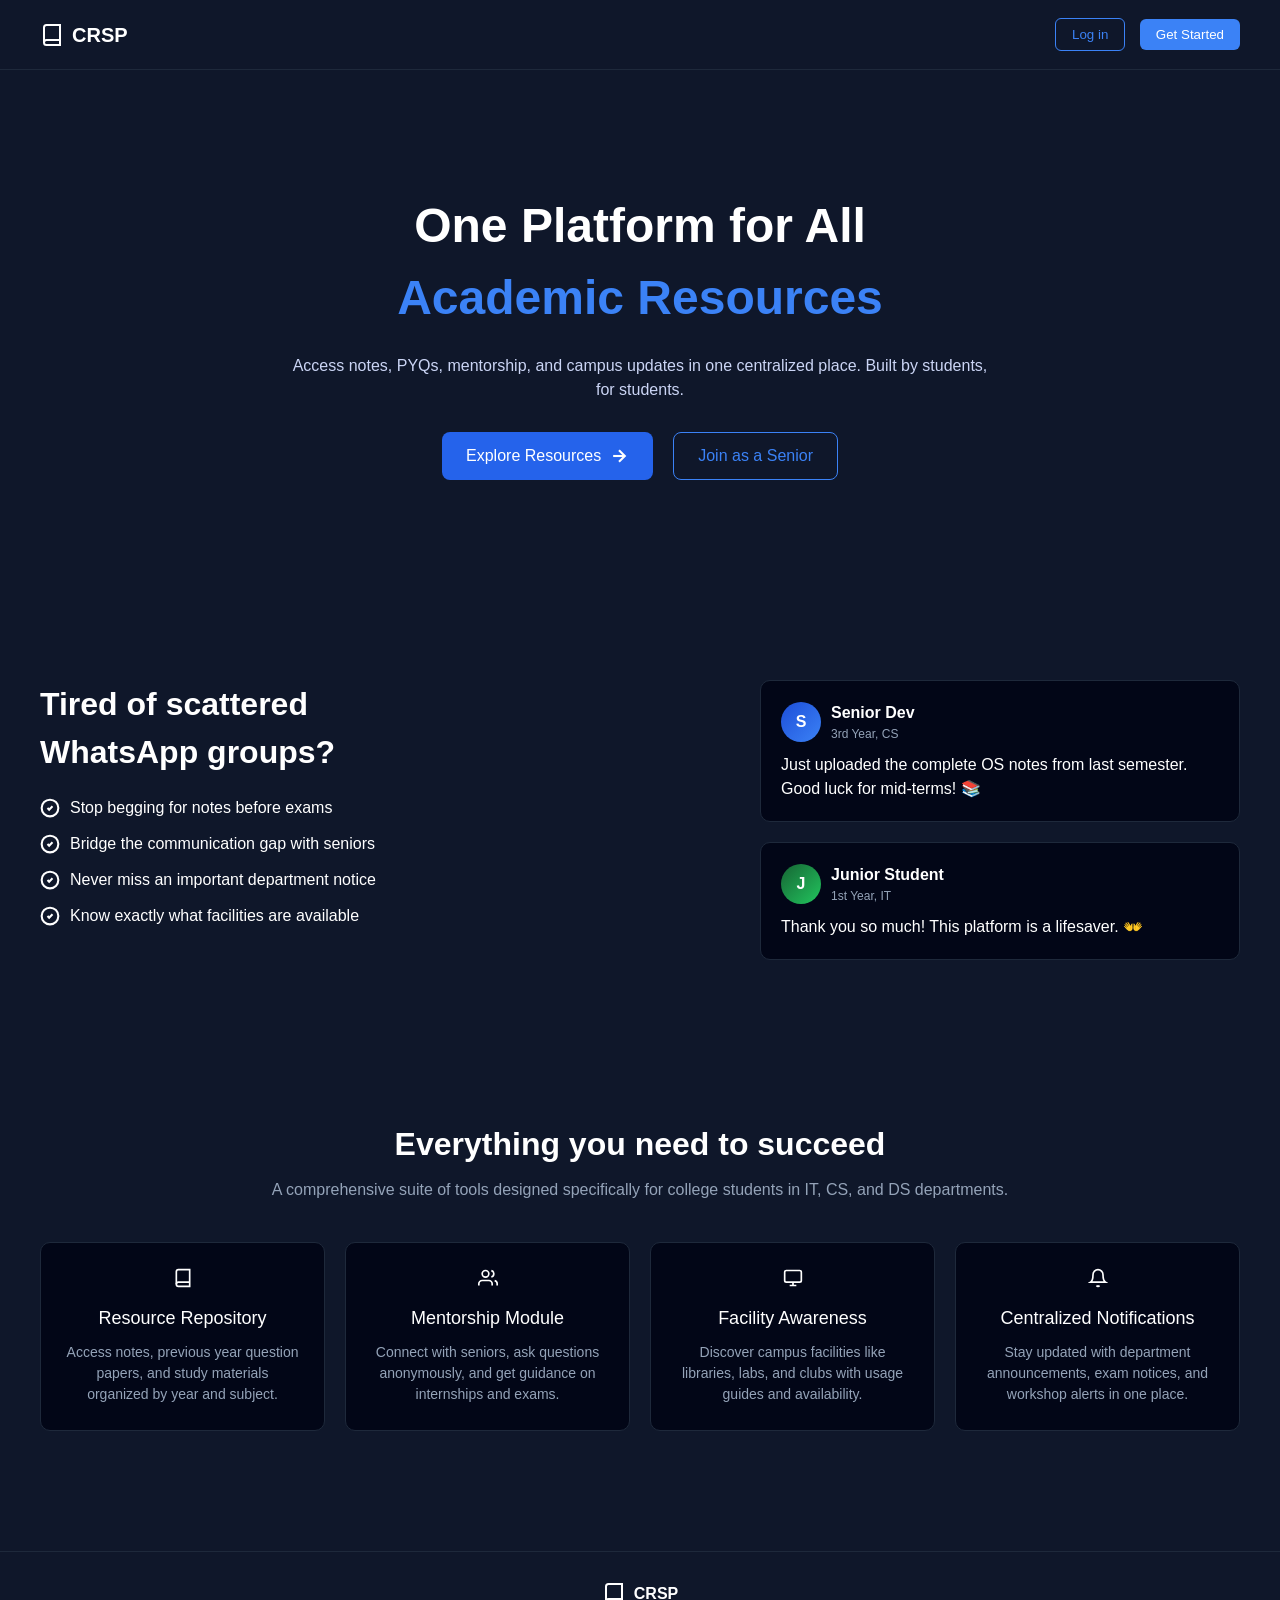
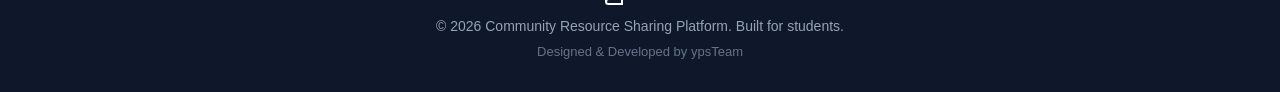
<file: index.html>
<!DOCTYPE html>
<html lang="en">
<head>
<meta charset="UTF-8">
<meta name="viewport" content="width=device-width, initial-scale=1.0">
<title>CRSP - Community Resource Sharing Platform</title>
<link rel="stylesheet" href="css/index.css">
<link rel="stylesheet" href="css/responsive.css">

</head>
</head>
<body>



<!-- NAVBAR -->
<nav class="navbar">
  <a class="logo" href="#">
    <svg fill="none" stroke="currentColor" stroke-width="2" viewBox="0 0 24 24">
      <path d="M4 19.5A2.5 2.5 0 0 1 6.5 17H20"/>
      <path d="M6.5 2H20v20H6.5A2.5 2.5 0 0 1 4 19.5v-15A2.5 2.5 0 0 1 6.5 2z"/>
    </svg>
    CRSP
  </a>
  <div class="nav-actions">
    <button class="btn-login" onclick="go()">Log in</button>
    <button class="btn-getstarted" onclick="go()">Get Started</button>
  </div>
</nav>

<!-- HERO -->
<section class="hero">
  <div class="hero-inner">
    <h1 class="fade">
      <span class="white">One Platform for All</span>
      <span class="blue">Academic Resources</span>
    </h1>
    <p class="fade d1">
      Access notes, PYQs, mentorship, and campus updates in one centralized place. Built by students, for students.
    </p>
    <div class="hero-btns fade d2">
      <button class="btn-big-fill" onclick="go()">
        Explore Resources
        <svg width="16" height="16" fill="none" stroke="currentColor" stroke-width="2.5" viewBox="0 0 24 24">
          <line x1="5" y1="12" x2="19" y2="12"/>
          <polyline points="12 5 19 12 12 19"/>
        </svg>
      </button>
      <button class="btn-big-ghost" onclick="go()">
        Join as a Senior
      </button>
    </div>
  </div>
</section>

<!-- PROBLEM SECTION -->
<section class="section-problem">
  <div class="prob-left fade">
    <h2>Tired of scattered<br>WhatsApp groups?</h2>
    <div class="checklist">
      <div class="check-row">
        <svg width="22" height="22" fill="none" stroke="currentColor" stroke-width="2.5" viewBox="0 0 24 24">
          <circle cx="12" cy="12" r="10"/>
          <polyline points="9 12 11 14 15 10"/>
        </svg>
        Stop begging for notes before exams
      </div>
      <div class="check-row">
        <svg width="22" height="22" fill="none" stroke="currentColor" stroke-width="2.5" viewBox="0 0 24 24">
          <circle cx="12" cy="12" r="10"/>
          <polyline points="9 12 11 14 15 10"/>
        </svg>
        Bridge the communication gap with seniors
      </div>
      <div class="check-row">
        <svg width="22" height="22" fill="none" stroke="currentColor" stroke-width="2.5" viewBox="0 0 24 24">
          <circle cx="12" cy="12" r="10"/>
          <polyline points="9 12 11 14 15 10"/>
        </svg>
        Never miss an important department notice
      </div>
      <div class="check-row">
        <svg width="22" height="22" fill="none" stroke="currentColor" stroke-width="2.5" viewBox="0 0 24 24">
          <circle cx="12" cy="12" r="10"/>
          <polyline points="9 12 11 14 15 10"/>
        </svg>
        Know exactly what facilities are available
      </div>
    </div>
  </div>

  <div class="testi-wrap fade d1">
    <div class="testi-card">
      <div class="testi-top">
        <div class="testi-av" style="background:linear-gradient(135deg,#1d4ed8,#3b82f6);">S</div>
        <div>
          <div class="testi-name">Senior Dev</div>
          <div class="testi-role">3rd Year, CS</div>
        </div>
      </div>
      <div class="testi-msg">Just uploaded the complete OS notes from last semester. Good luck for mid-terms! &#128218;</div>
    </div>
    <div class="testi-card">
      <div class="testi-top">
        <div class="testi-av" style="background:linear-gradient(135deg,#166534,#22c55e);">J</div>
        <div>
          <div class="testi-name">Junior Student</div>
          <div class="testi-role">1st Year, IT</div>
        </div>
      </div>
      <div class="testi-msg">Thank you so much! This platform is a lifesaver. &#128080;</div>
    </div>
  </div>
</section>

<!-- FEATURES SECTION -->
<section class="section-features">
  <h2 class="sec-title fade">Everything you need to succeed</h2>
  <p class="sec-sub fade d1">A comprehensive suite of tools designed specifically for college students in IT, CS, and DS departments.</p>

  <div class="feat-grid">
    <div class="feat-card fade d1">
      <div class="feat-icon">
        <svg width="26" height="26" fill="none" stroke="currentColor" stroke-width="2" viewBox="0 0 24 24">
          <path d="M4 19.5A2.5 2.5 0 0 1 6.5 17H20"/>
          <path d="M6.5 2H20v20H6.5A2.5 2.5 0 0 1 4 19.5v-15A2.5 2.5 0 0 1 6.5 2z"/>
        </svg>
      </div>
      <div class="feat-title">Resource Repository</div>
      <div class="feat-desc">Access notes, previous year question papers, and study materials organized by year and subject.</div>
    </div>
    <div class="feat-card fade d2">
      <div class="feat-icon">
        <svg width="26" height="26" fill="none" stroke="currentColor" stroke-width="2" viewBox="0 0 24 24">
          <path d="M17 21v-2a4 4 0 0 0-4-4H5a4 4 0 0 0-4 4v2"/>
          <circle cx="9" cy="7" r="4"/>
          <path d="M23 21v-2a4 4 0 0 0-3-3.87"/>
          <path d="M16 3.13a4 4 0 0 1 0 7.75"/>
        </svg>
      </div>
      <div class="feat-title">Mentorship Module</div>
      <div class="feat-desc">Connect with seniors, ask questions anonymously, and get guidance on internships and exams.</div>
    </div>
    <div class="feat-card fade d3">
      <div class="feat-icon">
        <svg width="26" height="26" fill="none" stroke="currentColor" stroke-width="2" viewBox="0 0 24 24">
          <rect x="2" y="3" width="20" height="14" rx="2"/>
          <path d="M8 21h8M12 17v4"/>
        </svg>
      </div>
      <div class="feat-title">Facility Awareness</div>
      <div class="feat-desc">Discover campus facilities like libraries, labs, and clubs with usage guides and availability.</div>
    </div>
    <div class="feat-card fade d4">
      <div class="feat-icon">
        <svg width="26" height="26" fill="none" stroke="currentColor" stroke-width="2" viewBox="0 0 24 24">
          <path d="M18 8A6 6 0 0 0 6 8c0 7-3 9-3 9h18s-3-2-3-9"/>
          <path d="M13.73 21a2 2 0 0 1-3.46 0"/>
        </svg>
      </div>
      <div class="feat-title">Centralized Notifications</div>
      <div class="feat-desc">Stay updated with department announcements, exam notices, and workshop alerts in one place.</div>
    </div>
  </div>
</section>

<!-- FOOTER -->
<footer class="footer">
  <div class="footer-logo">
    <svg fill="none" stroke="currentColor" stroke-width="2" viewBox="0 0 24 24">
      <path d="M4 19.5A2.5 2.5 0 0 1 6.5 17H20"/>
      <path d="M6.5 2H20v20H6.5A2.5 2.5 0 0 1 4 19.5v-15A2.5 2.5 0 0 1 6.5 2z"/>
    </svg>
    CRSP
  </div>
  <div class="footer-copy">&#169; 2026 Community Resource Sharing Platform. Built for students.</div>
  <div class="footer-dev">Designed &amp; Developed by ypsTeam</div>
</footer>
<script src="js/index.js" defer></script>
</body>
</html>
</file>
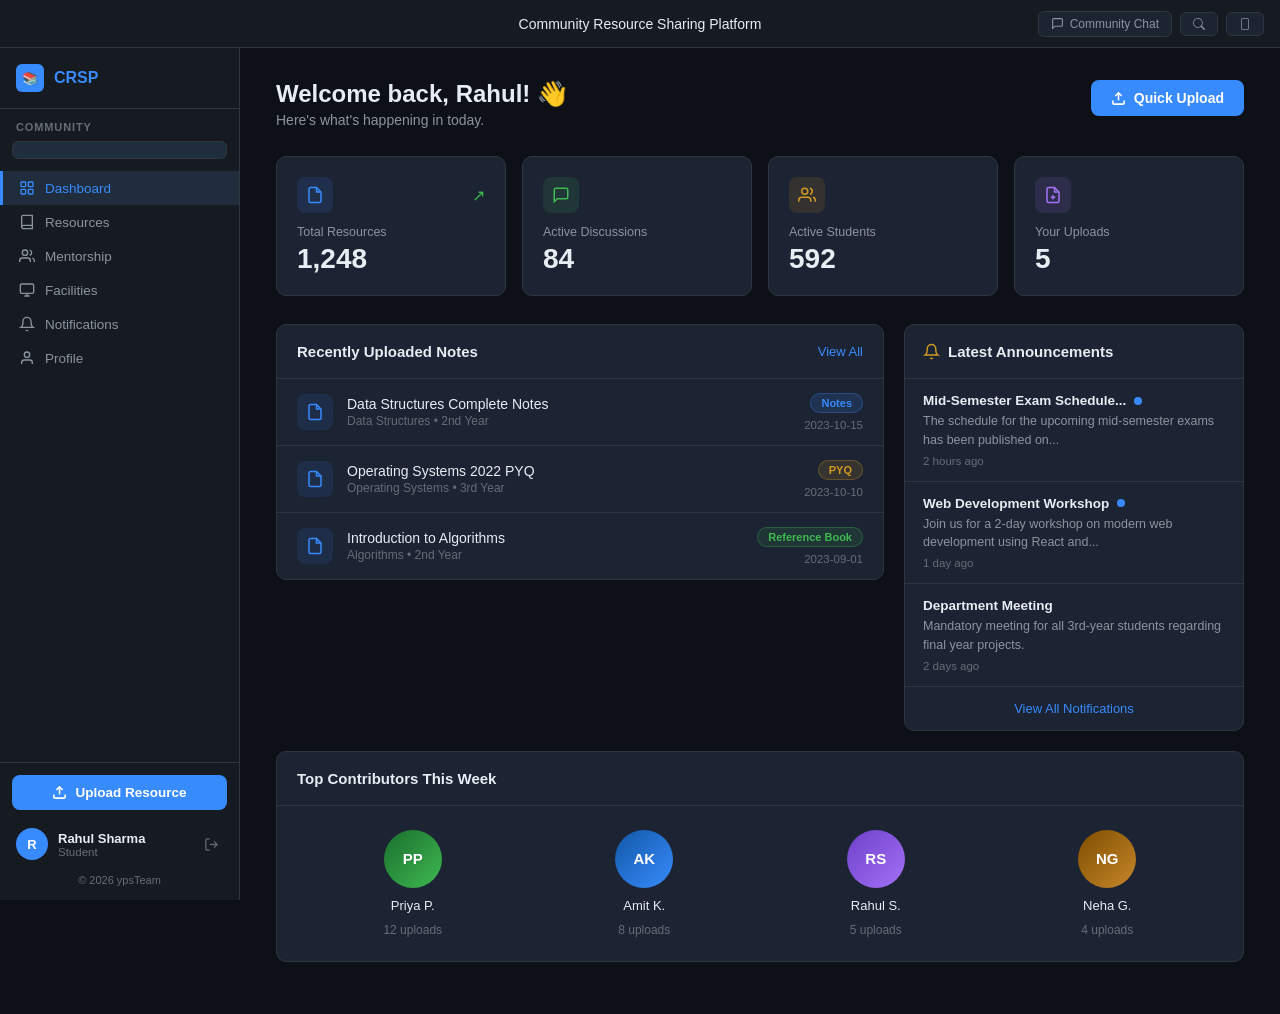
<file: crsp_dashboard.html>
<!DOCTYPE html>
<html lang="en">
<head>
<meta charset="UTF-8">
<meta name="viewport" content="width=device-width, initial-scale=1.0">
<title>Dashboard - CRSP</title>
<link rel="stylesheet" href="css/dashboard.css">
<link rel="stylesheet" href="css/responsive.css">
</head>
<body>

<!-- TOPBAR -->
<div class="topbar">
  <div class="topbar-left">
    <button class="menu-btn" id="menu-btn" onclick="toggleSidebar()" title="Menu">
      <svg width="20" height="20" fill="none" stroke="currentColor" stroke-width="2" viewBox="0 0 24 24">
        <line x1="3" y1="6" x2="21" y2="6"/>
        <line x1="3" y1="12" x2="21" y2="12"/>
        <line x1="3" y1="18" x2="21" y2="18"/>
      </svg>
    </button>
  </div>
  <span class="topbar-title">Community Resource Sharing Platform</span>
  <div class="topbar-right">
    <button class="chat-btn" onclick="toggleChat()">
      <svg width="13" height="13" fill="none" stroke="currentColor" stroke-width="2" viewBox="0 0 24 24"><path d="M21 15a2 2 0 0 1-2 2H7l-4 4V5a2 2 0 0 1 2-2h14a2 2 0 0 1 2 2z"/></svg>
      Community Chat
      <span class="chat-dot" id="chat-dot" style="display:none;"></span>
    </button>
    <button class="topbar-btn">
      <svg width="12" height="12" fill="currentColor" viewBox="0 0 16 16"><path d="M11.742 10.344a6.5 6.5 0 1 0-1.397 1.398h-.001c.03.04.062.078.098.115l3.85 3.85a1 1 0 0 0 1.415-1.414l-3.85-3.85a1.007 1.007 0 0 0-.115-.099zm-5.242 1.656a5.5 5.5 0 1 1 0-11 5.5 5.5 0 0 1 0 11z"/></svg>
      
    </button>
    <button class="topbar-btn">
      <svg width="12" height="12" fill="currentColor" viewBox="0 0 16 16"><path d="M11 1a1 1 0 0 1 1 1v12a1 1 0 0 1-1 1H5a1 1 0 0 1-1-1V2a1 1 0 0 1 1-1h6zM5 0a2 2 0 0 0-2 2v12a2 2 0 0 0 2 2h6a2 2 0 0 0 2-2V2a2 2 0 0 0-2-2H5z"/></svg>
      
    </button>
  </div>
</div>

<!-- SIDEBAR OVERLAY (mobile) -->
<div class="sidebar-overlay" id="sb-overlay" onclick="closeSidebar()"></div>

<div class="layout">
  <!-- SIDEBAR -->
  <aside class="sidebar" id="sidebar">
    <div class="sb-logo">
      <div class="sb-logo-icon">&#128218;</div>
      <span class="sb-logo-text">CRSP</span>
    </div>
    <div class="sb-section-label">Community</div>
    <div class="community-badge" id="communityBadge"></div>
    <nav class="sb-nav">
      <a class="nav-item active" href="#">
        <svg fill="none" stroke="currentColor" stroke-width="2" viewBox="0 0 24 24"><rect x="3" y="3" width="7" height="7" rx="1"/><rect x="14" y="3" width="7" height="7" rx="1"/><rect x="3" y="14" width="7" height="7" rx="1"/><rect x="14" y="14" width="7" height="7" rx="1"/></svg>
        Dashboard
      </a>
      <a class="nav-item" href="resources.html">
        <svg fill="none" stroke="currentColor" stroke-width="2" viewBox="0 0 24 24"><path d="M4 19.5A2.5 2.5 0 0 1 6.5 17H20"/><path d="M6.5 2H20v20H6.5A2.5 2.5 0 0 1 4 19.5v-15A2.5 2.5 0 0 1 6.5 2z"/></svg>
        Resources
      </a>
      <a class="nav-item" href="mentorship.html">
        <svg fill="none" stroke="currentColor" stroke-width="2" viewBox="0 0 24 24"><path d="M17 21v-2a4 4 0 0 0-4-4H5a4 4 0 0 0-4 4v2"/><circle cx="9" cy="7" r="4"/><path d="M23 21v-2a4 4 0 0 0-3-3.87"/><path d="M16 3.13a4 4 0 0 1 0 7.75"/></svg>
        Mentorship
      </a>
      <a class="nav-item" href="facilities.html">
        <svg fill="none" stroke="currentColor" stroke-width="2" viewBox="0 0 24 24"><rect x="2" y="3" width="20" height="14" rx="2"/><path d="M8 21h8M12 17v4"/></svg>
        Facilities
      </a>
      <a class="nav-item" href="notifications.html">
        <svg fill="none" stroke="currentColor" stroke-width="2" viewBox="0 0 24 24"><path d="M18 8A6 6 0 0 0 6 8c0 7-3 9-3 9h18s-3-2-3-9"/><path d="M13.73 21a2 2 0 0 1-3.46 0"/></svg>
        Notifications
      </a>
      <a class="nav-item" href="profile.html">
        <svg fill="none" stroke="currentColor" stroke-width="2" viewBox="0 0 24 24"><path d="M20 21v-2a4 4 0 0 0-4-4H8a4 4 0 0 0-4 4v2"/><circle cx="12" cy="7" r="4"/></svg>
        Profile
      </a>
    </nav>
    <div class="sb-bottom">
      <button class="upload-btn" onclick="openUpload()">
        <svg width="15" height="15" fill="none" stroke="currentColor" stroke-width="2.5" viewBox="0 0 24 24"><path d="M21 15v4a2 2 0 0 1-2 2H5a2 2 0 0 1-2-2v-4"/><polyline points="17 8 12 3 7 8"/><line x1="12" y1="3" x2="12" y2="15"/></svg>
        Upload Resource
      </button>
      <div class="user-row">
        <div class="user-av">R</div>
        <div class="user-info">
          <div class="user-name">Rahul Sharma</div>
          <div class="user-role">Student</div>
        </div>
        <button class="logout-btn" title="Logout" onclick="if(confirm('Log out?')) window.location.href='login.html'">
          <svg width="15" height="15" fill="none" stroke="currentColor" stroke-width="2" viewBox="0 0 24 24"><path d="M9 21H5a2 2 0 0 1-2-2V5a2 2 0 0 1 2-2h4"/><polyline points="16 17 21 12 16 7"/><line x1="21" y1="12" x2="9" y2="12"/></svg>
        </button>
      </div>
      <div class="sb-copy">&#169; 2026 ypsTeam</div>
    </div>
  </aside>

  <!-- MAIN -->
  <main class="main">
    <!-- PAGE HEADER -->
    <div class="page-header">
      <div class="welcome">
        <h1>Welcome back, Rahul! &#128075;</h1>
        <p>Here's what's happening in <span id="communityName"></span> today.</p>
      </div>
      <button class="quick-btn" onclick="openUpload()">
        <svg width="15" height="15" fill="none" stroke="currentColor" stroke-width="2.5" viewBox="0 0 24 24"><path d="M21 15v4a2 2 0 0 1-2 2H5a2 2 0 0 1-2-2v-4"/><polyline points="17 8 12 3 7 8"/><line x1="12" y1="3" x2="12" y2="15"/></svg>
        Quick Upload
      </button>
    </div>

    <!-- STATS -->
    <div class="stats-grid">
      <div class="stat-card">
        <div class="stat-hdr">
          <div class="stat-icon blue">
            <svg width="18" height="18" fill="none" stroke="currentColor" stroke-width="2" viewBox="0 0 24 24"><path d="M14 2H6a2 2 0 0 0-2 2v16a2 2 0 0 0 2 2h12a2 2 0 0 0 2-2V8z"/><polyline points="14 2 14 8 20 8"/></svg>
          </div>
          <span class="stat-trend">&#8599;</span>
        </div>
        <div class="stat-label">Total Resources</div>
        <div class="stat-value">1,248</div>
      </div>
      <div class="stat-card">
        <div class="stat-hdr">
          <div class="stat-icon green">
            <svg width="18" height="18" fill="none" stroke="currentColor" stroke-width="2" viewBox="0 0 24 24"><path d="M21 15a2 2 0 0 1-2 2H7l-4 4V5a2 2 0 0 1 2-2h14a2 2 0 0 1 2 2z"/></svg>
          </div>
        </div>
        <div class="stat-label">Active Discussions</div>
        <div class="stat-value">84</div>
      </div>
      <div class="stat-card">
        <div class="stat-hdr">
          <div class="stat-icon orange">
            <svg width="18" height="18" fill="none" stroke="currentColor" stroke-width="2" viewBox="0 0 24 24"><path d="M17 21v-2a4 4 0 0 0-4-4H5a4 4 0 0 0-4 4v2"/><circle cx="9" cy="7" r="4"/><path d="M23 21v-2a4 4 0 0 0-3-3.87"/><path d="M16 3.13a4 4 0 0 1 0 7.75"/></svg>
          </div>
        </div>
        <div class="stat-label">Active Students</div>
        <div class="stat-value">592</div>
      </div>
      <div class="stat-card">
        <div class="stat-hdr">
          <div class="stat-icon purple">
            <svg width="18" height="18" fill="none" stroke="currentColor" stroke-width="2" viewBox="0 0 24 24"><path d="M14 2H6a2 2 0 0 0-2 2v16a2 2 0 0 0 2 2h12a2 2 0 0 0 2-2V8z"/><polyline points="14 2 14 8 20 8"/><line x1="12" y1="18" x2="12" y2="12"/><line x1="9" y1="15" x2="15" y2="15"/></svg>
          </div>
        </div>
        <div class="stat-label">Your Uploads</div>
        <div class="stat-value">5</div>
      </div>
    </div>

    <!-- CONTENT ROW -->
    <div class="content-row">
      <div class="sec-card">
        <div class="sec-hdr">
          <span class="sec-title">Recently Uploaded Notes</span>
          <a class="view-all" href="resources.html">View All</a>
        </div>
        <div class="note-row">
          <div class="note-left">
            <div class="note-icon"><svg width="18" height="18" fill="none" stroke="currentColor" stroke-width="2" viewBox="0 0 24 24"><path d="M14 2H6a2 2 0 0 0-2 2v16a2 2 0 0 0 2 2h12a2 2 0 0 0 2-2V8z"/><polyline points="14 2 14 8 20 8"/></svg></div>
            <div><div class="note-title">Data Structures Complete Notes</div><div class="note-meta">Data Structures &#8226; 2nd Year</div></div>
          </div>
          <div class="note-right"><span class="tag tag-notes">Notes</span><span class="note-date">2023-10-15</span></div>
        </div>
        <div class="note-row">
          <div class="note-left">
            <div class="note-icon"><svg width="18" height="18" fill="none" stroke="currentColor" stroke-width="2" viewBox="0 0 24 24"><path d="M14 2H6a2 2 0 0 0-2 2v16a2 2 0 0 0 2 2h12a2 2 0 0 0 2-2V8z"/><polyline points="14 2 14 8 20 8"/></svg></div>
            <div><div class="note-title">Operating Systems 2022 PYQ</div><div class="note-meta">Operating Systems &#8226; 3rd Year</div></div>
          </div>
          <div class="note-right"><span class="tag tag-pyq">PYQ</span><span class="note-date">2023-10-10</span></div>
        </div>
        <div class="note-row">
          <div class="note-left">
            <div class="note-icon"><svg width="18" height="18" fill="none" stroke="currentColor" stroke-width="2" viewBox="0 0 24 24"><path d="M14 2H6a2 2 0 0 0-2 2v16a2 2 0 0 0 2 2h12a2 2 0 0 0 2-2V8z"/><polyline points="14 2 14 8 20 8"/></svg></div>
            <div><div class="note-title">Introduction to Algorithms</div><div class="note-meta">Algorithms &#8226; 2nd Year</div></div>
          </div>
          <div class="note-right"><span class="tag tag-ref">Reference Book</span><span class="note-date">2023-09-01</span></div>
        </div>
      </div>

      <div class="sec-card">
        <div class="ann-hdr">
          <svg width="17" height="17" fill="none" stroke="#d29922" stroke-width="2" viewBox="0 0 24 24"><path d="M18 8A6 6 0 0 0 6 8c0 7-3 9-3 9h18s-3-2-3-9"/><path d="M13.73 21a2 2 0 0 1-3.46 0"/></svg>
          <span>Latest Announcements</span>
        </div>
        <div class="ann-item">
          <div class="ann-row"><span class="ann-title">Mid-Semester Exam Schedule...</span><span class="ann-dot"></span></div>
          <p class="ann-body">The schedule for the upcoming mid-semester exams has been published on...</p>
          <div class="ann-time">2 hours ago</div>
        </div>
        <div class="ann-item">
          <div class="ann-row"><span class="ann-title">Web Development Workshop</span><span class="ann-dot"></span></div>
          <p class="ann-body">Join us for a 2-day workshop on modern web development using React and...</p>
          <div class="ann-time">1 day ago</div>
        </div>
        <div class="ann-item">
          <div class="ann-row"><span class="ann-title">Department Meeting</span></div>
          <p class="ann-body">Mandatory meeting for all 3rd-year students regarding final year projects.</p>
          <div class="ann-time">2 days ago</div>
        </div>
        <a class="view-all-notif" href="notifications.html">View All Notifications</a>
      </div>
    </div>

    <!-- TOP CONTRIBUTORS -->
    <div class="sec-card" style="margin-bottom:20px;">
      <div class="sec-hdr"><span class="sec-title">Top Contributors This Week</span></div>
      <div class="contrib-grid">
        <div class="contributor">
          <div class="contrib-av" style="background:linear-gradient(135deg,#1a6e2e,#3fb950);">PP</div>
          <div class="contrib-name">Priya P.</div><div class="contrib-meta">12 uploads</div>
        </div>
        <div class="contributor">
          <div class="contrib-av" style="background:linear-gradient(135deg,#1158a7,#388bfd);">AK</div>
          <div class="contrib-name">Amit K.</div><div class="contrib-meta">8 uploads</div>
        </div>
        <div class="contributor">
          <div class="contrib-av" style="background:linear-gradient(135deg,#6e40c9,#a371f7);">RS</div>
          <div class="contrib-name">Rahul S.</div><div class="contrib-meta">5 uploads</div>
        </div>
        <div class="contributor">
          <div class="contrib-av" style="background:linear-gradient(135deg,#7d4e00,#c8872a);">NG</div>
          <div class="contrib-name">Neha G.</div><div class="contrib-meta">4 uploads</div>
        </div>
      </div>
    </div>
  </main>
</div>

<!-- UPLOAD MODAL -->
<div class="modal-overlay" id="upload-modal" onclick="handleUploadOverlay(event)">
  <div class="modal">
    <div class="modal-hdr">
      <span class="modal-title">Upload Resource</span>
      <button class="modal-close" onclick="closeUpload()">
        <svg width="16" height="16" fill="none" stroke="currentColor" stroke-width="2.5" viewBox="0 0 24 24"><line x1="18" y1="6" x2="6" y2="18"/><line x1="6" y1="6" x2="18" y2="18"/></svg>
      </button>
    </div>
    <div class="drop-zone" id="drop-zone"
      onclick="document.getElementById('file-input').click()"
      ondragover="dragOver(event)" ondragleave="dragLeave(event)" ondrop="handleDrop(event)">
      <div class="drop-icon">
        <svg width="40" height="40" fill="none" stroke="currentColor" stroke-width="1.5" viewBox="0 0 24 24"><path d="M21 15v4a2 2 0 0 1-2 2H5a2 2 0 0 1-2-2v-4"/><polyline points="17 8 12 3 7 8"/><line x1="12" y1="3" x2="12" y2="15"/></svg>
      </div>
      <div class="drop-title">Drag &amp; drop your file here</div>
      <div class="drop-sub">or <span>browse from computer</span> &nbsp;&bull;&nbsp; PDF, DOC, PPT, ZIP (max 50MB)</div>
    </div>
    <input type="file" id="file-input" accept=".pdf,.doc,.docx,.ppt,.pptx,.zip,.txt" onchange="fileSelected(event)" />
    <div class="selected-file" id="selected-file">
      <div class="sf-icon"><svg width="20" height="20" fill="none" stroke="currentColor" stroke-width="2" viewBox="0 0 24 24"><path d="M14 2H6a2 2 0 0 0-2 2v16a2 2 0 0 0 2 2h12a2 2 0 0 0 2-2V8z"/><polyline points="14 2 14 8 20 8"/></svg></div>
      <span class="sf-name" id="sf-name">file.pdf</span>
      <span class="sf-size" id="sf-size">0 KB</span>
      <button class="sf-remove" onclick="removeFile()"><svg width="14" height="14" fill="none" stroke="currentColor" stroke-width="2.5" viewBox="0 0 24 24"><line x1="18" y1="6" x2="6" y2="18"/><line x1="6" y1="6" x2="18" y2="18"/></svg></button>
    </div>
    <div class="progress-wrap" id="progress-wrap">
      <div class="progress-lbl" id="progress-lbl">Uploading... 0%</div>
      <div class="progress-bg"><div class="progress-fill" id="progress-fill"></div></div>
    </div>
    <label class="lbl">Resource Title</label>
    <input class="inp" id="u-title" type="text" placeholder="e.g. Data Structures Complete Notes" />
    <div class="form-row">
      <div>
        <label class="lbl">Subject</label>
        <input class="inp" id="u-subject" type="text" placeholder="e.g. Data Structures" />
      </div>
      <div>
        <label class="lbl">Year</label>
        <select class="sel" id="u-year">
          <option value="">Select Year</option>
          <option>1st Year</option><option>2nd Year</option><option>3rd Year</option><option>4th Year</option>
        </select>
      </div>
    </div>
    <label class="lbl">Type</label>
    <select class="sel" id="u-type">
      <option value="">Select Type</option>
      <option>Notes</option><option>PYQ</option><option>Reference Book</option><option>Assignment</option><option>Lab Manual</option>
    </select>
    <div class="modal-ftr">
      <button class="btn-cancel" onclick="closeUpload()">Cancel</button>
      <button class="btn-upload" onclick="startUpload()">
        <svg width="14" height="14" fill="none" stroke="currentColor" stroke-width="2.5" viewBox="0 0 24 24"><path d="M21 15v4a2 2 0 0 1-2 2H5a2 2 0 0 1-2-2v-4"/><polyline points="17 8 12 3 7 8"/><line x1="12" y1="3" x2="12" y2="15"/></svg>
        Upload
      </button>
    </div>
  </div>
</div>

<!-- CHAT PANEL -->
<div class="chat-panel" id="chat-panel">
  <div class="chat-phdr">
    <div>
      <div class="chat-ptitle">Community Chat</div>
      <div class="chat-psub"><span class="online-dot"></span> Public &bull; All members can see</div>
    </div>
    <button class="chat-close" onclick="toggleChat()">
      <svg width="16" height="16" fill="none" stroke="currentColor" stroke-width="2.5" viewBox="0 0 24 24"><line x1="18" y1="6" x2="6" y2="18"/><line x1="6" y1="6" x2="18" y2="18"/></svg>
    </button>
  </div>
  <div class="chat-msgs" id="chat-msgs">
    <div class="date-divider">Today</div>
    <div class="chat-msg">
      <div class="msg-av" style="background:linear-gradient(135deg,#1a6e2e,#3fb950);">PP</div>
      <div class="msg-body">
        <div class="msg-meta">Priya P. &bull; 9:12 AM</div>
        <div class="bubble">Hey everyone! Has anyone uploaded the OS notes for 3rd year yet? &#128218;</div>
      </div>
    </div>
    <div class="chat-msg">
      <div class="msg-av" style="background:linear-gradient(135deg,#1158a7,#388bfd);">AK</div>
      <div class="msg-body">
        <div class="msg-meta">Amit K. &bull; 9:15 AM</div>
        <div class="bubble">Yes! I uploaded OS 2022 PYQ just now. Check the Resources section &#128077;</div>
      </div>
    </div>
    <div class="chat-msg">
      <div class="msg-av" style="background:linear-gradient(135deg,#7d4e00,#c8872a);">NG</div>
      <div class="msg-body">
        <div class="msg-meta">Neha G. &bull; 9:20 AM</div>
        <div class="bubble">Reminder &mdash; department meeting tomorrow at 11 AM for 3rd years &#128226;</div>
      </div>
    </div>
    <div class="chat-msg own">
      <div class="msg-av" style="background:linear-gradient(135deg,#6e40c9,#a371f7);">RS</div>
      <div class="msg-body">
        <div class="msg-meta">You &bull; 10:02 AM</div>
        <div class="bubble">I have Algorithms notes! Uploading now &#128522;</div>
      </div>
    </div>
  </div>
  <div class="chat-input-row">
    <textarea class="chat-inp" id="chat-inp" placeholder="Message the community..." rows="1"
      onkeydown="chatKey(event)" oninput="resizeInp(this)"></textarea>
    <button class="send-btn" onclick="sendMsg()">
      <svg width="16" height="16" fill="none" stroke="currentColor" stroke-width="2.5" viewBox="0 0 24 24"><line x1="22" y1="2" x2="11" y2="13"/><polygon points="22 2 15 22 11 13 2 9 22 2"/></svg>
    </button>
  </div>
</div>

<!-- TOAST -->
<div class="toast-wrap" id="toast-wrap"></div>
<script src="js/dashboard.js" defer></script>

</body>
</html>
</file>
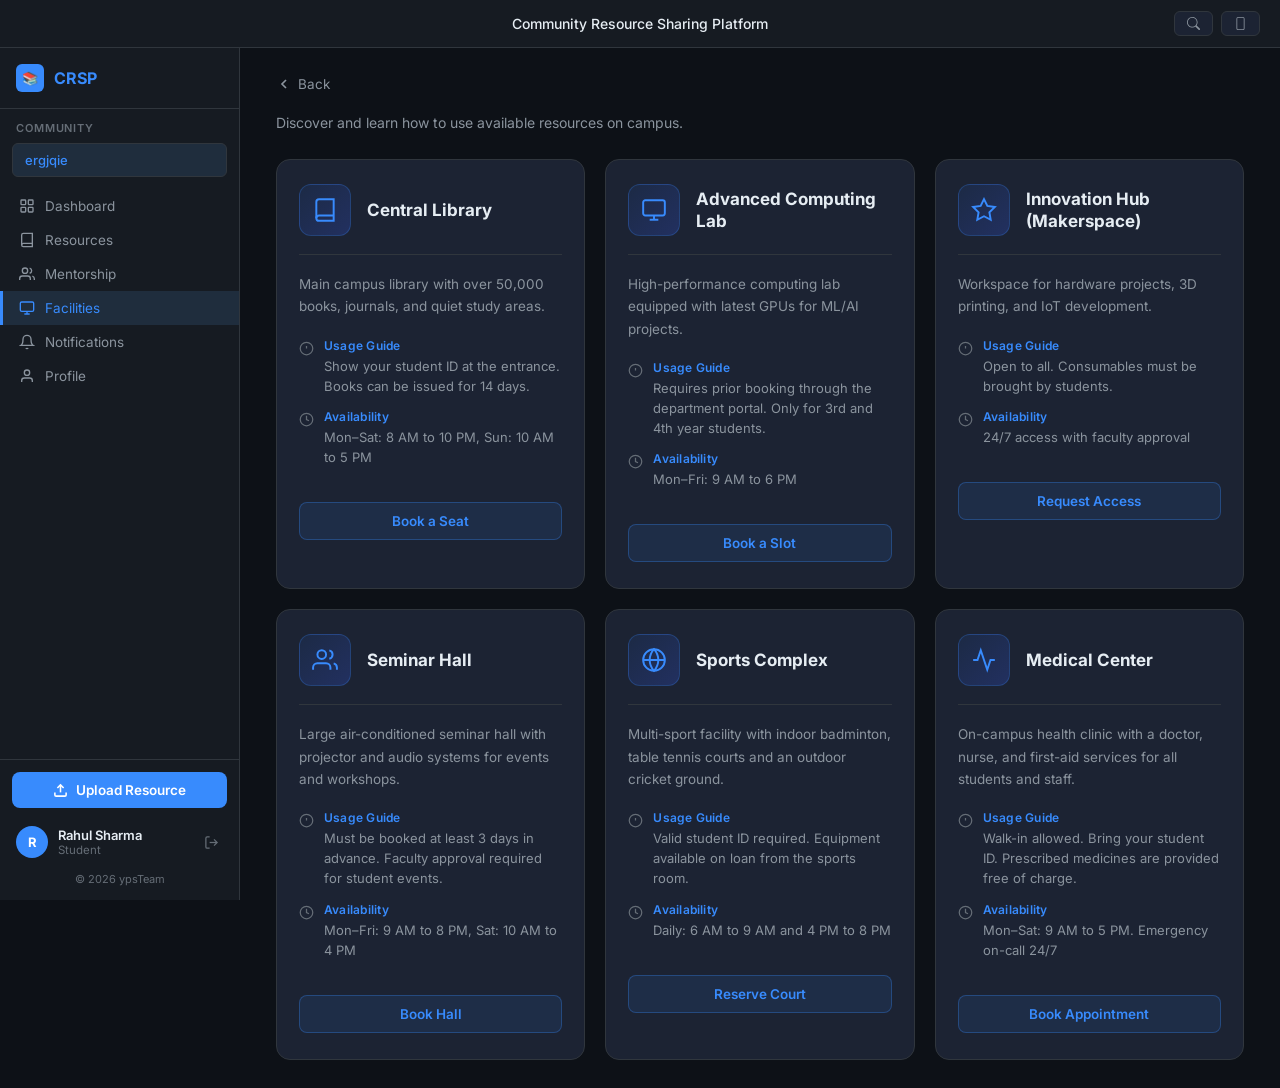
<file: facilities.html>
<!DOCTYPE html>
<html lang="en">
<head>
<meta charset="UTF-8">
<meta name="viewport" content="width=device-width, initial-scale=1.0">
<title>Facilities - Community Resource Sharing Platform</title>
<link href="https://fonts.googleapis.com/css2?family=Inter:wght@300;400;500;600;700&display=swap" rel="stylesheet">
<link rel="stylesheet" href="css/facilities.css">
<link rel="stylesheet" href="css/responsive.css">
</head>
<body>

<!-- TOPBAR -->
<div class="topbar">
  <span class="topbar-title">Community Resource Sharing Platform</span>
  <div class="topbar-actions">
    <button class="topbar-btn">
      <svg width="13" height="13" fill="currentColor" viewBox="0 0 16 16"><path d="M11.742 10.344a6.5 6.5 0 1 0-1.397 1.398h-.001c.03.04.062.078.098.115l3.85 3.85a1 1 0 0 0 1.415-1.414l-3.85-3.85a1.007 1.007 0 0 0-.115-.099zm-5.242 1.656a5.5 5.5 0 1 1 0-11 5.5 5.5 0 0 1 0 11z"/></svg>
      
    </button>
    <button class="topbar-btn">
      <svg width="13" height="13" fill="currentColor" viewBox="0 0 16 16"><path d="M11 1a1 1 0 0 1 1 1v12a1 1 0 0 1-1 1H5a1 1 0 0 1-1-1V2a1 1 0 0 1 1-1h6zM5 0a2 2 0 0 0-2 2v12a2 2 0 0 0 2 2h6a2 2 0 0 0 2-2V2a2 2 0 0 0-2-2H5z"/></svg>
      
    </button>
  </div>
</div>

<div class="layout">
  <!-- SIDEBAR -->
  <aside class="sidebar">
    <div class="sidebar-logo">
      <div class="logo-icon">📚</div>
      <span class="logo-text">CRSP</span>
    </div>
    <div class="sidebar-section-label">Community</div>
    <div class="community-badge">ergjqie</div>
    <nav>
      <a class="nav-item" href="crsp_dashboard.html">
        <svg fill="none" stroke="currentColor" stroke-width="2" viewBox="0 0 24 24"><rect x="3" y="3" width="7" height="7" rx="1"/><rect x="14" y="3" width="7" height="7" rx="1"/><rect x="3" y="14" width="7" height="7" rx="1"/><rect x="14" y="14" width="7" height="7" rx="1"/></svg>
        Dashboard
      </a>
      <a class="nav-item" href="resources.html">
        <svg fill="none" stroke="currentColor" stroke-width="2" viewBox="0 0 24 24"><path d="M4 19.5A2.5 2.5 0 0 1 6.5 17H20"/><path d="M6.5 2H20v20H6.5A2.5 2.5 0 0 1 4 19.5v-15A2.5 2.5 0 0 1 6.5 2z"/></svg>
        Resources
      </a>
      <a class="nav-item" href="mentorship.html">
        <svg fill="none" stroke="currentColor" stroke-width="2" viewBox="0 0 24 24"><path d="M17 21v-2a4 4 0 0 0-4-4H5a4 4 0 0 0-4 4v2"/><circle cx="9" cy="7" r="4"/><path d="M23 21v-2a4 4 0 0 0-3-3.87"/><path d="M16 3.13a4 4 0 0 1 0 7.75"/></svg>
        Mentorship
      </a>
      <a class="nav-item active" href="facilities.html">
        <svg fill="none" stroke="currentColor" stroke-width="2" viewBox="0 0 24 24"><rect x="2" y="3" width="20" height="14" rx="2"/><path d="M8 21h8M12 17v4"/></svg>
        Facilities
      </a>
      <a class="nav-item" href="notifications.html" onclick="fireToast('blue','Notifications','Notifications page coming soon!')">
        <svg fill="none" stroke="currentColor" stroke-width="2" viewBox="0 0 24 24"><path d="M18 8A6 6 0 0 0 6 8c0 7-3 9-3 9h18s-3-2-3-9"/><path d="M13.73 21a2 2 0 0 1-3.46 0"/></svg>
        Notifications
      </a>
      <a class="nav-item" href="profile.html" onclick="fireToast('blue','Profile','Profile page coming soon!')">
        <svg fill="none" stroke="currentColor" stroke-width="2" viewBox="0 0 24 24"><path d="M20 21v-2a4 4 0 0 0-4-4H8a4 4 0 0 0-4 4v2"/><circle cx="12" cy="7" r="4"/></svg>
        Profile
      </a>
    </nav>
    <div class="sidebar-bottom">
      <button class="upload-resource-btn" onclick="fireToast('blue','Upload Resource','Upload feature coming soon!')">
        <svg width="15" height="15" fill="none" stroke="currentColor" stroke-width="2.5" viewBox="0 0 24 24"><path d="M21 15v4a2 2 0 0 1-2 2H5a2 2 0 0 1-2-2v-4"/><polyline points="17 8 12 3 7 8"/><line x1="12" y1="3" x2="12" y2="15"/></svg>
        Upload Resource
      </button>
      <div class="user-profile">
        <div class="user-avatar">R</div>
        <div class="user-info">
          <div class="user-name">Rahul Sharma</div>
          <div class="user-role">Student</div>
        </div>
        <button class="logout-btn" onclick="window.location.href='login.html'">
          <svg width="15" height="15" fill="none" stroke="currentColor" stroke-width="2" viewBox="0 0 24 24"><path d="M9 21H5a2 2 0 0 1-2-2V5a2 2 0 0 1 2-2h4"/><polyline points="16 17 21 12 16 7"/><line x1="21" y1="12" x2="9" y2="12"/></svg>
        </button>
      </div>
      <div class="sidebar-copyright">© 2026 ypsTeam</div>
    </div>
  </aside>

  <!-- MAIN -->
  <main class="main">
    <a class="back-link" href="crsp_dashboard.html">
      <svg width="16" height="16" fill="none" stroke="currentColor" stroke-width="2.5" viewBox="0 0 24 24"><polyline points="15 18 9 12 15 6"/></svg>
      Back
    </a>

    <p class="page-subtitle">Discover and learn how to use available resources on campus.</p>

    <!-- FACILITIES GRID -->
    <div class="facilities-grid">

      <!-- Central Library -->
      <div class="facility-card" onclick="fireToast('blue', 'Central Library', 'Booking feature coming soon!')">
        <div class="card-header">
          <div class="facility-icon">
            <svg width="26" height="26" fill="none" stroke="currentColor" stroke-width="1.8" viewBox="0 0 24 24"><path d="M4 19.5A2.5 2.5 0 0 1 6.5 17H20"/><path d="M6.5 2H20v20H6.5A2.5 2.5 0 0 1 4 19.5v-15A2.5 2.5 0 0 1 6.5 2z"/></svg>
          </div>
          <span class="facility-name">Central Library</span>
        </div>
        <p class="facility-desc">Main campus library with over 50,000 books, journals, and quiet study areas.</p>
        <div class="info-row">
          <div class="info-icon">
            <svg width="15" height="15" fill="none" stroke="currentColor" stroke-width="2" viewBox="0 0 24 24"><circle cx="12" cy="12" r="10"/><line x1="12" y1="8" x2="12" y2="12"/><line x1="12" y1="16" x2="12.01" y2="16"/></svg>
          </div>
          <div class="info-content">
            <div class="info-label">Usage Guide</div>
            <div class="info-text">Show your student ID at the entrance. Books can be issued for 14 days.</div>
          </div>
        </div>
        <div class="info-row">
          <div class="info-icon">
            <svg width="15" height="15" fill="none" stroke="currentColor" stroke-width="2" viewBox="0 0 24 24"><circle cx="12" cy="12" r="10"/><polyline points="12 6 12 12 16 14"/></svg>
          </div>
          <div class="info-content">
            <div class="info-label">Availability</div>
            <div class="info-text">Mon–Sat: 8 AM to 10 PM, Sun: 10 AM to 5 PM</div>
          </div>
        </div>
        <button class="book-btn" onclick="event.stopPropagation(); fireToast('green','Booking Requested','Central Library seat reserved!')">Book a Seat</button>
      </div>

      <!-- Advanced Computing Lab -->
      <div class="facility-card" onclick="fireToast('blue', 'Advanced Computing Lab', 'Booking feature coming soon!')">
        <div class="card-header">
          <div class="facility-icon">
            <svg width="26" height="26" fill="none" stroke="currentColor" stroke-width="1.8" viewBox="0 0 24 24"><rect x="2" y="3" width="20" height="14" rx="2"/><line x1="8" y1="21" x2="16" y2="21"/><line x1="12" y1="17" x2="12" y2="21"/></svg>
          </div>
          <span class="facility-name">Advanced Computing Lab</span>
        </div>
        <p class="facility-desc">High-performance computing lab equipped with latest GPUs for ML/AI projects.</p>
        <div class="info-row">
          <div class="info-icon">
            <svg width="15" height="15" fill="none" stroke="currentColor" stroke-width="2" viewBox="0 0 24 24"><circle cx="12" cy="12" r="10"/><line x1="12" y1="8" x2="12" y2="12"/><line x1="12" y1="16" x2="12.01" y2="16"/></svg>
          </div>
          <div class="info-content">
            <div class="info-label">Usage Guide</div>
            <div class="info-text">Requires prior booking through the department portal. Only for 3rd and 4th year students.</div>
          </div>
        </div>
        <div class="info-row">
          <div class="info-icon">
            <svg width="15" height="15" fill="none" stroke="currentColor" stroke-width="2" viewBox="0 0 24 24"><circle cx="12" cy="12" r="10"/><polyline points="12 6 12 12 16 14"/></svg>
          </div>
          <div class="info-content">
            <div class="info-label">Availability</div>
            <div class="info-text">Mon–Fri: 9 AM to 6 PM</div>
          </div>
        </div>
        <button class="book-btn" onclick="event.stopPropagation(); fireToast('green','Booking Requested','Computing Lab slot reserved!')">Book a Slot</button>
      </div>

      <!-- Innovation Hub -->
      <div class="facility-card" onclick="fireToast('blue', 'Innovation Hub', 'Booking feature coming soon!')">
        <div class="card-header">
          <div class="facility-icon">
            <svg width="26" height="26" fill="none" stroke="currentColor" stroke-width="1.8" viewBox="0 0 24 24"><polygon points="12 2 15.09 8.26 22 9.27 17 14.14 18.18 21.02 12 17.77 5.82 21.02 7 14.14 2 9.27 8.91 8.26 12 2"/></svg>
          </div>
          <span class="facility-name">Innovation Hub (Makerspace)</span>
        </div>
        <p class="facility-desc">Workspace for hardware projects, 3D printing, and IoT development.</p>
        <div class="info-row">
          <div class="info-icon">
            <svg width="15" height="15" fill="none" stroke="currentColor" stroke-width="2" viewBox="0 0 24 24"><circle cx="12" cy="12" r="10"/><line x1="12" y1="8" x2="12" y2="12"/><line x1="12" y1="16" x2="12.01" y2="16"/></svg>
          </div>
          <div class="info-content">
            <div class="info-label">Usage Guide</div>
            <div class="info-text">Open to all. Consumables must be brought by students.</div>
          </div>
        </div>
        <div class="info-row">
          <div class="info-icon">
            <svg width="15" height="15" fill="none" stroke="currentColor" stroke-width="2" viewBox="0 0 24 24"><circle cx="12" cy="12" r="10"/><polyline points="12 6 12 12 16 14"/></svg>
          </div>
          <div class="info-content">
            <div class="info-label">Availability</div>
            <div class="info-text">24/7 access with faculty approval</div>
          </div>
        </div>
        <button class="book-btn" onclick="event.stopPropagation(); fireToast('green','Access Requested','Innovation Hub access granted!')">Request Access</button>
      </div>

      <!-- Seminar Hall -->
      <div class="facility-card" onclick="fireToast('blue', 'Seminar Hall', 'Booking feature coming soon!')">
        <div class="card-header">
          <div class="facility-icon">
            <svg width="26" height="26" fill="none" stroke="currentColor" stroke-width="1.8" viewBox="0 0 24 24"><path d="M17 21v-2a4 4 0 0 0-4-4H5a4 4 0 0 0-4 4v2"/><circle cx="9" cy="7" r="4"/><path d="M23 21v-2a4 4 0 0 0-3-3.87"/><path d="M16 3.13a4 4 0 0 1 0 7.75"/></svg>
          </div>
          <span class="facility-name">Seminar Hall</span>
        </div>
        <p class="facility-desc">Large air-conditioned seminar hall with projector and audio systems for events and workshops.</p>
        <div class="info-row">
          <div class="info-icon">
            <svg width="15" height="15" fill="none" stroke="currentColor" stroke-width="2" viewBox="0 0 24 24"><circle cx="12" cy="12" r="10"/><line x1="12" y1="8" x2="12" y2="12"/><line x1="12" y1="16" x2="12.01" y2="16"/></svg>
          </div>
          <div class="info-content">
            <div class="info-label">Usage Guide</div>
            <div class="info-text">Must be booked at least 3 days in advance. Faculty approval required for student events.</div>
          </div>
        </div>
        <div class="info-row">
          <div class="info-icon">
            <svg width="15" height="15" fill="none" stroke="currentColor" stroke-width="2" viewBox="0 0 24 24"><circle cx="12" cy="12" r="10"/><polyline points="12 6 12 12 16 14"/></svg>
          </div>
          <div class="info-content">
            <div class="info-label">Availability</div>
            <div class="info-text">Mon–Fri: 9 AM to 8 PM, Sat: 10 AM to 4 PM</div>
          </div>
        </div>
        <button class="book-btn" onclick="event.stopPropagation(); fireToast('green','Booking Requested','Seminar Hall booking submitted!')">Book Hall</button>
      </div>

      <!-- Sports Complex -->
      <div class="facility-card" onclick="fireToast('blue', 'Sports Complex', 'Booking feature coming soon!')">
        <div class="card-header">
          <div class="facility-icon">
            <svg width="26" height="26" fill="none" stroke="currentColor" stroke-width="1.8" viewBox="0 0 24 24"><circle cx="12" cy="12" r="10"/><path d="M12 2a15.3 15.3 0 0 1 4 10 15.3 15.3 0 0 1-4 10 15.3 15.3 0 0 1-4-10 15.3 15.3 0 0 1 4-10z"/><line x1="2" y1="12" x2="22" y2="12"/></svg>
          </div>
          <span class="facility-name">Sports Complex</span>
        </div>
        <p class="facility-desc">Multi-sport facility with indoor badminton, table tennis courts and an outdoor cricket ground.</p>
        <div class="info-row">
          <div class="info-icon">
            <svg width="15" height="15" fill="none" stroke="currentColor" stroke-width="2" viewBox="0 0 24 24"><circle cx="12" cy="12" r="10"/><line x1="12" y1="8" x2="12" y2="12"/><line x1="12" y1="16" x2="12.01" y2="16"/></svg>
          </div>
          <div class="info-content">
            <div class="info-label">Usage Guide</div>
            <div class="info-text">Valid student ID required. Equipment available on loan from the sports room.</div>
          </div>
        </div>
        <div class="info-row">
          <div class="info-icon">
            <svg width="15" height="15" fill="none" stroke="currentColor" stroke-width="2" viewBox="0 0 24 24"><circle cx="12" cy="12" r="10"/><polyline points="12 6 12 12 16 14"/></svg>
          </div>
          <div class="info-content">
            <div class="info-label">Availability</div>
            <div class="info-text">Daily: 6 AM to 9 AM and 4 PM to 8 PM</div>
          </div>
        </div>
        <button class="book-btn" onclick="event.stopPropagation(); fireToast('green','Court Reserved','Sports Complex court booked!')">Reserve Court</button>
      </div>

      <!-- Medical Center -->
      <div class="facility-card" onclick="fireToast('blue', 'Medical Center', 'More info coming soon!')">
        <div class="card-header">
          <div class="facility-icon">
            <svg width="26" height="26" fill="none" stroke="currentColor" stroke-width="1.8" viewBox="0 0 24 24"><path d="M22 12h-4l-3 9L9 3l-3 9H2"/></svg>
          </div>
          <span class="facility-name">Medical Center</span>
        </div>
        <p class="facility-desc">On-campus health clinic with a doctor, nurse, and first-aid services for all students and staff.</p>
        <div class="info-row">
          <div class="info-icon">
            <svg width="15" height="15" fill="none" stroke="currentColor" stroke-width="2" viewBox="0 0 24 24"><circle cx="12" cy="12" r="10"/><line x1="12" y1="8" x2="12" y2="12"/><line x1="12" y1="16" x2="12.01" y2="16"/></svg>
          </div>
          <div class="info-content">
            <div class="info-label">Usage Guide</div>
            <div class="info-text">Walk-in allowed. Bring your student ID. Prescribed medicines are provided free of charge.</div>
          </div>
        </div>
        <div class="info-row">
          <div class="info-icon">
            <svg width="15" height="15" fill="none" stroke="currentColor" stroke-width="2" viewBox="0 0 24 24"><circle cx="12" cy="12" r="10"/><polyline points="12 6 12 12 16 14"/></svg>
          </div>
          <div class="info-content">
            <div class="info-label">Availability</div>
            <div class="info-text">Mon–Sat: 9 AM to 5 PM. Emergency on-call 24/7</div>
          </div>
        </div>
        <button class="book-btn" onclick="event.stopPropagation(); fireToast('green','Appointment Set','Medical appointment booked!')">Book Appointment</button>
      </div>

    </div>
  </main>
</div>

<!-- TOAST CONTAINER -->
<div class="toast-container" id="toast-container"></div>
<script src="js/facilities.js" defer></script>
</body>
</html>
</file>
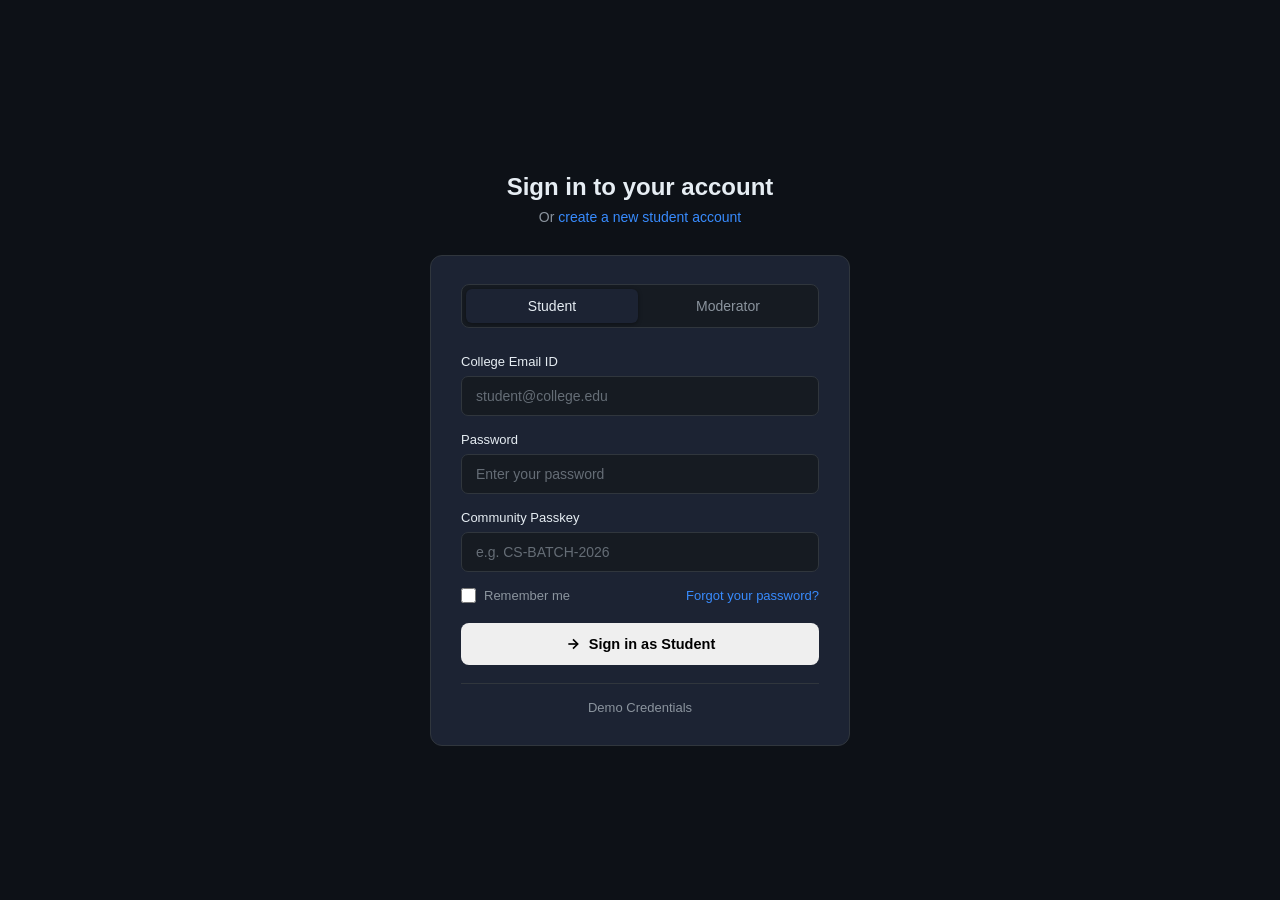
<file: login.html>
<!DOCTYPE html>
<html lang="en">
<head>
<meta charset="UTF-8">
<meta name="viewport" content="width=device-width, initial-scale=1.0">
<title>Login - Community Resource Sharing Platform</title>
<link href="https://fonts.googleapis.com/css2?family=Inter:wght@300;400;500;600;700&display=swap" rel="stylesheet">
<link rel="stylesheet" href="css/login.css">
<link rel="stylesheet" href="css/responsive.css">

</head>
<body>



<!-- MAIN -->
<div class="main">
  <div class="logo-wrap">
    <svg viewBox="0 0 24 24" fill="none" stroke="currentColor" stroke-width="2" stroke-linecap="round" stroke-linejoin="round">
      <path d="M4 19.5A2.5 2.5 0 0 1 6.5 17H20"/>
      <path d="M6.5 2H20v20H6.5A2.5 2.5 0 0 1 4 19.5v-15A2.5 2.5 0 0 1 6.5 2z"/>
    </svg>
  </div>

  <h1 class="heading">Sign in to your account</h1>
  <p class="subtext">Or <a href="#">create a new student account</a></p>

  <div class="card">
    <!-- TABS -->
    <div class="tabs">
      <button class="tab active" id="tab-student" onclick="switchTab('student')">Student</button>
      <button class="tab" id="tab-moderator" onclick="switchTab('moderator')">Moderator</button>
    </div>

    <!-- EMAIL -->
    <div class="form-group">
      <label class="form-label" id="email-label">College Email ID</label>
      <input class="form-input" type="email" id="email-input" placeholder="student@college.edu" />
      <span class="error-msg" id="email-error"></span>
    </div>

    <!-- PASSWORD -->
    <div class="form-group">
      <label class="form-label">Password</label>
      <input class="form-input" type="password" id="password-input" placeholder="Enter your password" />
      <span class="error-msg" id="password-error"></span>
    </div>

    <!-- COMMUNITY PASSKEY (student only) -->
    <div class="form-group passkey-group" id="passkey-group">
      <label class="form-label">Community Passkey</label>
      <input class="form-input" type="text" id="passkey-input" placeholder="e.g. CS-BATCH-2026" />
      <span class="error-msg" id="passkey-error"></span>
    </div>

    <!-- REMEMBER + FORGOT -->
    <div class="row-check">
      <label class="remember-label">
        <input type="checkbox" /> Remember me
      </label>
      <a href="#" class="forgot-link">Forgot your password?</a>
    </div>

    <!-- SUBMIT -->
    <button class="submit-btn" id="submit-btn" onclick="handleSignIn()">
      <svg width="16" height="16" fill="none" stroke="currentColor" stroke-width="2.5" viewBox="0 0 24 24"><line x1="5" y1="12" x2="19" y2="12"/><polyline points="12 5 19 12 12 19"/></svg>
      <span id="btn-text">Sign in as Student</span>
    </button>

    <a href="#" class="demo-link">Demo Credentials</a>
  </div>
</div>
<script src="js/login.js" defer></script>
</body>
</html>
</file>
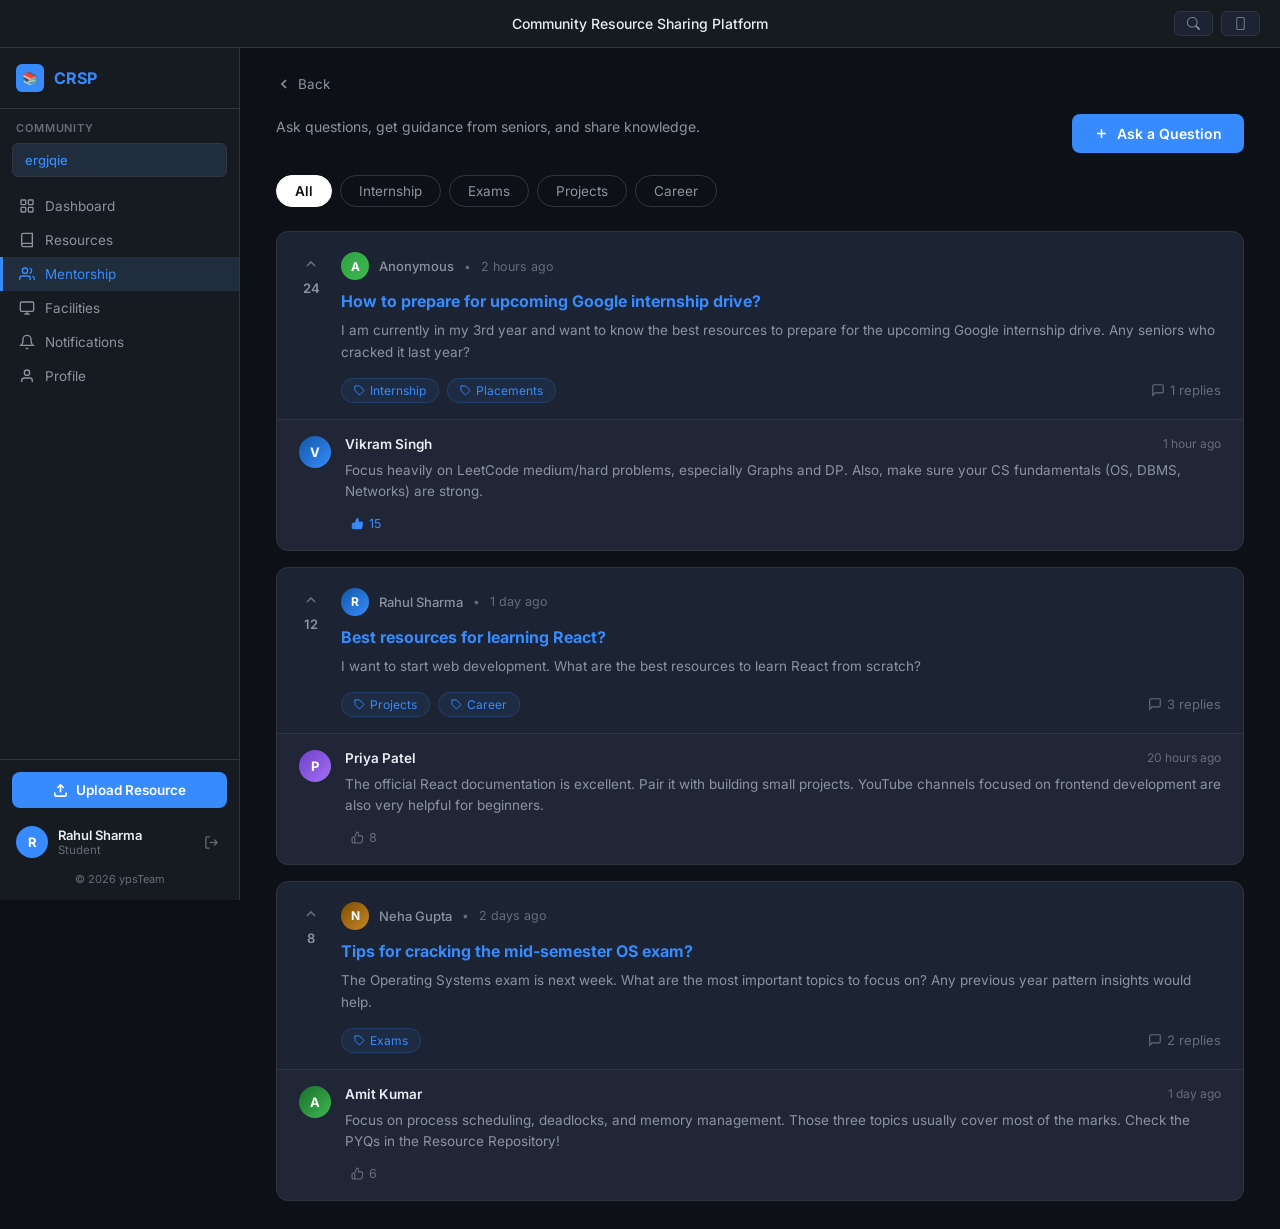
<file: mentorship.html>
<!DOCTYPE html>
<html lang="en">
<head>
<meta charset="UTF-8">
<meta name="viewport" content="width=device-width, initial-scale=1.0">
<title>Mentorship - Community Resource Sharing Platform</title>
<link href="https://fonts.googleapis.com/css2?family=Inter:wght@300;400;500;600;700&display=swap" rel="stylesheet">
<link rel="stylesheet" href="css/mentorship.css">
<link rel="stylesheet" href="css/responsive.css">

</head>
<body>

<!-- TOPBAR -->
<div class="topbar">
  <span class="topbar-title">Community Resource Sharing Platform</span>
  <div class="topbar-actions">
    <button class="topbar-btn">
      <svg width="13" height="13" fill="currentColor" viewBox="0 0 16 16"><path d="M11.742 10.344a6.5 6.5 0 1 0-1.397 1.398h-.001c.03.04.062.078.098.115l3.85 3.85a1 1 0 0 0 1.415-1.414l-3.85-3.85a1.007 1.007 0 0 0-.115-.099zm-5.242 1.656a5.5 5.5 0 1 1 0-11 5.5 5.5 0 0 1 0 11z"/></svg>
      
    </button>
    <button class="topbar-btn">
      <svg width="13" height="13" fill="currentColor" viewBox="0 0 16 16"><path d="M11 1a1 1 0 0 1 1 1v12a1 1 0 0 1-1 1H5a1 1 0 0 1-1-1V2a1 1 0 0 1 1-1h6zM5 0a2 2 0 0 0-2 2v12a2 2 0 0 0 2 2h6a2 2 0 0 0 2-2V2a2 2 0 0 0-2-2H5z"/></svg>
      
    </button>
  </div>
</div>

<div class="layout">
  <!-- SIDEBAR -->
  <aside class="sidebar">
    <div class="sidebar-logo">
      <div class="logo-icon">📚</div>
      <span class="logo-text">CRSP</span>
    </div>
    <div class="sidebar-section-label">Community</div>
    <div class="community-badge">ergjqie</div>
    <nav>
      <a class="nav-item" href="crsp_dashboard.html">
        <svg fill="none" stroke="currentColor" stroke-width="2" viewBox="0 0 24 24"><rect x="3" y="3" width="7" height="7" rx="1"/><rect x="14" y="3" width="7" height="7" rx="1"/><rect x="3" y="14" width="7" height="7" rx="1"/><rect x="14" y="14" width="7" height="7" rx="1"/></svg>
        Dashboard
      </a>
      <a class="nav-item" href="resources.html">
        <svg fill="none" stroke="currentColor" stroke-width="2" viewBox="0 0 24 24"><path d="M4 19.5A2.5 2.5 0 0 1 6.5 17H20"/><path d="M6.5 2H20v20H6.5A2.5 2.5 0 0 1 4 19.5v-15A2.5 2.5 0 0 1 6.5 2z"/></svg>
        Resources
      </a>
      <a class="nav-item active" href="mentorship.html">
        <svg fill="none" stroke="currentColor" stroke-width="2" viewBox="0 0 24 24"><path d="M17 21v-2a4 4 0 0 0-4-4H5a4 4 0 0 0-4 4v2"/><circle cx="9" cy="7" r="4"/><path d="M23 21v-2a4 4 0 0 0-3-3.87"/><path d="M16 3.13a4 4 0 0 1 0 7.75"/></svg>
        Mentorship
      </a>
      <a class="nav-item" href="facilities.html" onclick="showToast('Facilities')">
        <svg fill="none" stroke="currentColor" stroke-width="2" viewBox="0 0 24 24"><rect x="2" y="3" width="20" height="14" rx="2"/><path d="M8 21h8M12 17v4"/></svg>
        Facilities
      </a>
      <a class="nav-item" href="notifications.html" onclick="showToast('Notifications')">
        <svg fill="none" stroke="currentColor" stroke-width="2" viewBox="0 0 24 24"><path d="M18 8A6 6 0 0 0 6 8c0 7-3 9-3 9h18s-3-2-3-9"/><path d="M13.73 21a2 2 0 0 1-3.46 0"/></svg>
        Notifications
      </a>
      <a class="nav-item" href="profile.html" onclick="showToast('Profile')">
        <svg fill="none" stroke="currentColor" stroke-width="2" viewBox="0 0 24 24"><path d="M20 21v-2a4 4 0 0 0-4-4H8a4 4 0 0 0-4 4v2"/><circle cx="12" cy="7" r="4"/></svg>
        Profile
      </a>
    </nav>
    <div class="sidebar-bottom">
      <button class="upload-resource-btn" onclick="showToast('Upload')">
        <svg width="15" height="15" fill="none" stroke="currentColor" stroke-width="2.5" viewBox="0 0 24 24"><path d="M21 15v4a2 2 0 0 1-2 2H5a2 2 0 0 1-2-2v-4"/><polyline points="17 8 12 3 7 8"/><line x1="12" y1="3" x2="12" y2="15"/></svg>
        Upload Resource
      </button>
      <div class="user-profile">
        <div class="user-avatar-sm">R</div>
        <div class="user-info">
          <div class="user-name">Rahul Sharma</div>
          <div class="user-role-text">Student</div>
        </div>
        <button class="logout-btn" onclick="window.location.href='login.html'">
          <svg width="15" height="15" fill="none" stroke="currentColor" stroke-width="2" viewBox="0 0 24 24"><path d="M9 21H5a2 2 0 0 1-2-2V5a2 2 0 0 1 2-2h4"/><polyline points="16 17 21 12 16 7"/><line x1="21" y1="12" x2="9" y2="12"/></svg>
        </button>
      </div>
      <div class="sidebar-copyright">© 2026 ypsTeam</div>
    </div>
  </aside>

  <!-- MAIN -->
  <main class="main">
    <a class="back-link" href="crsp_dashboard.html">
      <svg width="16" height="16" fill="none" stroke="currentColor" stroke-width="2.5" viewBox="0 0 24 24"><polyline points="15 18 9 12 15 6"/></svg>
      Back
    </a>

    <div class="page-header-row">
      <div>
        <p class="page-subtitle">Ask questions, get guidance from seniors, and share knowledge.</p>
      </div>
      <button class="ask-btn" onclick="openModal()">
        <svg width="15" height="15" fill="none" stroke="currentColor" stroke-width="2.5" viewBox="0 0 24 24"><line x1="12" y1="5" x2="12" y2="19"/><line x1="5" y1="12" x2="19" y2="12"/></svg>
        Ask a Question
      </button>
    </div>

    <!-- FILTER TABS -->
    <div class="filter-tabs">
      <button class="filter-tab all active" onclick="filterPosts('All', this)">All</button>
      <button class="filter-tab" onclick="filterPosts('Internship', this)">Internship</button>
      <button class="filter-tab" onclick="filterPosts('Exams', this)">Exams</button>
      <button class="filter-tab" onclick="filterPosts('Projects', this)">Projects</button>
      <button class="filter-tab" onclick="filterPosts('Career', this)">Career</button>
    </div>

    <!-- QUESTIONS LIST -->
    <div class="questions-list" id="questions-list">

      <!-- Q1 -->
      <div class="question-card" data-tags="Internship Placements">
        <div class="question-body">
          <div class="vote-col">
            <button class="vote-btn" onclick="vote(this, 24)" title="Upvote">
              <svg width="16" height="16" fill="none" stroke="currentColor" stroke-width="2.5" viewBox="0 0 24 24"><polyline points="18 15 12 9 6 15"/></svg>
            </button>
            <span class="vote-count">24</span>
          </div>
          <div class="question-content">
            <div class="question-meta">
              <div class="q-avatar" style="background: linear-gradient(135deg,#2ea043,#3fb950);">A</div>
              <span class="q-author">Anonymous</span>
              <span class="q-dot">•</span>
              <span class="q-time">2 hours ago</span>
            </div>
            <div class="question-title" onclick="showToast('Question')">How to prepare for upcoming Google internship drive?</div>
            <div class="question-text">I am currently in my 3rd year and want to know the best resources to prepare for the upcoming Google internship drive. Any seniors who cracked it last year?</div>
            <div class="question-footer">
              <div class="tags-row">
                <span class="q-tag">
                  <svg width="11" height="11" fill="none" stroke="currentColor" stroke-width="2" viewBox="0 0 24 24"><path d="M20.59 13.41l-7.17 7.17a2 2 0 0 1-2.83 0L2 12V2h10l8.59 8.59a2 2 0 0 1 0 2.82z"/><line x1="7" y1="7" x2="7.01" y2="7"/></svg>
                  Internship
                </span>
                <span class="q-tag">
                  <svg width="11" height="11" fill="none" stroke="currentColor" stroke-width="2" viewBox="0 0 24 24"><path d="M20.59 13.41l-7.17 7.17a2 2 0 0 1-2.83 0L2 12V2h10l8.59 8.59a2 2 0 0 1 0 2.82z"/><line x1="7" y1="7" x2="7.01" y2="7"/></svg>
                  Placements
                </span>
              </div>
              <div class="replies-count">
                <svg width="14" height="14" fill="none" stroke="currentColor" stroke-width="2" viewBox="0 0 24 24"><path d="M21 15a2 2 0 0 1-2 2H7l-4 4V5a2 2 0 0 1 2-2h14a2 2 0 0 1 2 2z"/></svg>
                1 replies
              </div>
            </div>
          </div>
        </div>
        <div class="replies-section">
          <div class="reply-item">
            <div class="reply-avatar" style="background: linear-gradient(135deg,#1158a7,#388bfd);">V</div>
            <div class="reply-content">
              <div class="reply-header">
                <span class="reply-author">Vikram Singh</span>
                <span class="reply-time">1 hour ago</span>
              </div>
              <div class="reply-text">Focus heavily on LeetCode medium/hard problems, especially Graphs and DP. Also, make sure your CS fundamentals (OS, DBMS, Networks) are strong.</div>
              <button class="reply-like liked" onclick="toggleLike(this, 15)">
                <svg width="13" height="13" fill="currentColor" stroke="currentColor" stroke-width="1" viewBox="0 0 24 24"><path d="M14 9V5a3 3 0 0 0-3-3l-4 9v11h11.28a2 2 0 0 0 2-1.7l1.38-9a2 2 0 0 0-2-2.3H14z"/><path d="M7 22H4a2 2 0 0 1-2-2v-7a2 2 0 0 1 2-2h3"/></svg>
                15
              </button>
            </div>
          </div>
        </div>
      </div>

      <!-- Q2 -->
      <div class="question-card" data-tags="Projects Career">
        <div class="question-body">
          <div class="vote-col">
            <button class="vote-btn" onclick="vote(this, 12)" title="Upvote">
              <svg width="16" height="16" fill="none" stroke="currentColor" stroke-width="2.5" viewBox="0 0 24 24"><polyline points="18 15 12 9 6 15"/></svg>
            </button>
            <span class="vote-count">12</span>
          </div>
          <div class="question-content">
            <div class="question-meta">
              <div class="q-avatar" style="background: linear-gradient(135deg,#1158a7,#388bfd);">R</div>
              <span class="q-author">Rahul Sharma</span>
              <span class="q-dot">•</span>
              <span class="q-time">1 day ago</span>
            </div>
            <div class="question-title" onclick="showToast('Question')">Best resources for learning React?</div>
            <div class="question-text">I want to start web development. What are the best resources to learn React from scratch?</div>
            <div class="question-footer">
              <div class="tags-row">
                <span class="q-tag">
                  <svg width="11" height="11" fill="none" stroke="currentColor" stroke-width="2" viewBox="0 0 24 24"><path d="M20.59 13.41l-7.17 7.17a2 2 0 0 1-2.83 0L2 12V2h10l8.59 8.59a2 2 0 0 1 0 2.82z"/><line x1="7" y1="7" x2="7.01" y2="7"/></svg>
                  Projects
                </span>
                <span class="q-tag">
                  <svg width="11" height="11" fill="none" stroke="currentColor" stroke-width="2" viewBox="0 0 24 24"><path d="M20.59 13.41l-7.17 7.17a2 2 0 0 1-2.83 0L2 12V2h10l8.59 8.59a2 2 0 0 1 0 2.82z"/><line x1="7" y1="7" x2="7.01" y2="7"/></svg>
                  Career
                </span>
              </div>
              <div class="replies-count">
                <svg width="14" height="14" fill="none" stroke="currentColor" stroke-width="2" viewBox="0 0 24 24"><path d="M21 15a2 2 0 0 1-2 2H7l-4 4V5a2 2 0 0 1 2-2h14a2 2 0 0 1 2 2z"/></svg>
                3 replies
              </div>
            </div>
          </div>
        </div>
        <div class="replies-section">
          <div class="reply-item">
            <div class="reply-avatar" style="background: linear-gradient(135deg,#6e40c9,#a371f7);">P</div>
            <div class="reply-content">
              <div class="reply-header">
                <span class="reply-author">Priya Patel</span>
                <span class="reply-time">20 hours ago</span>
              </div>
              <div class="reply-text">The official React documentation is excellent. Pair it with building small projects. YouTube channels focused on frontend development are also very helpful for beginners.</div>
              <button class="reply-like" onclick="toggleLike(this, 8)">
                <svg width="13" height="13" fill="none" stroke="currentColor" stroke-width="2" viewBox="0 0 24 24"><path d="M14 9V5a3 3 0 0 0-3-3l-4 9v11h11.28a2 2 0 0 0 2-1.7l1.38-9a2 2 0 0 0-2-2.3H14z"/><path d="M7 22H4a2 2 0 0 1-2-2v-7a2 2 0 0 1 2-2h3"/></svg>
                8
              </button>
            </div>
          </div>
        </div>
      </div>

      <!-- Q3 -->
      <div class="question-card" data-tags="Exams">
        <div class="question-body">
          <div class="vote-col">
            <button class="vote-btn" onclick="vote(this, 8)" title="Upvote">
              <svg width="16" height="16" fill="none" stroke="currentColor" stroke-width="2.5" viewBox="0 0 24 24"><polyline points="18 15 12 9 6 15"/></svg>
            </button>
            <span class="vote-count">8</span>
          </div>
          <div class="question-content">
            <div class="question-meta">
              <div class="q-avatar" style="background: linear-gradient(135deg,#7d4e00,#c8872a);">N</div>
              <span class="q-author">Neha Gupta</span>
              <span class="q-dot">•</span>
              <span class="q-time">2 days ago</span>
            </div>
            <div class="question-title" onclick="showToast('Question')">Tips for cracking the mid-semester OS exam?</div>
            <div class="question-text">The Operating Systems exam is next week. What are the most important topics to focus on? Any previous year pattern insights would help.</div>
            <div class="question-footer">
              <div class="tags-row">
                <span class="q-tag">
                  <svg width="11" height="11" fill="none" stroke="currentColor" stroke-width="2" viewBox="0 0 24 24"><path d="M20.59 13.41l-7.17 7.17a2 2 0 0 1-2.83 0L2 12V2h10l8.59 8.59a2 2 0 0 1 0 2.82z"/><line x1="7" y1="7" x2="7.01" y2="7"/></svg>
                  Exams
                </span>
              </div>
              <div class="replies-count">
                <svg width="14" height="14" fill="none" stroke="currentColor" stroke-width="2" viewBox="0 0 24 24"><path d="M21 15a2 2 0 0 1-2 2H7l-4 4V5a2 2 0 0 1 2-2h14a2 2 0 0 1 2 2z"/></svg>
                2 replies
              </div>
            </div>
          </div>
        </div>
        <div class="replies-section">
          <div class="reply-item">
            <div class="reply-avatar" style="background: linear-gradient(135deg,#1a6e2e,#3fb950);">A</div>
            <div class="reply-content">
              <div class="reply-header">
                <span class="reply-author">Amit Kumar</span>
                <span class="reply-time">1 day ago</span>
              </div>
              <div class="reply-text">Focus on process scheduling, deadlocks, and memory management. Those three topics usually cover most of the marks. Check the PYQs in the Resource Repository!</div>
              <button class="reply-like" onclick="toggleLike(this, 6)">
                <svg width="13" height="13" fill="none" stroke="currentColor" stroke-width="2" viewBox="0 0 24 24"><path d="M14 9V5a3 3 0 0 0-3-3l-4 9v11h11.28a2 2 0 0 0 2-1.7l1.38-9a2 2 0 0 0-2-2.3H14z"/><path d="M7 22H4a2 2 0 0 1-2-2v-7a2 2 0 0 1 2-2h3"/></svg>
                6
              </button>
            </div>
          </div>
        </div>
      </div>

    </div><!-- end questions-list -->
  </main>
</div>

<!-- ASK A QUESTION MODAL -->
<div class="modal-overlay" id="modal-overlay" onclick="handleOverlayClick(event)">
  <div class="modal">
    <div class="modal-header">
      <span class="modal-title">Ask a Question</span>
      <button class="modal-close" onclick="closeModal()">
        <svg width="16" height="16" fill="none" stroke="currentColor" stroke-width="2.5" viewBox="0 0 24 24"><line x1="18" y1="6" x2="6" y2="18"/><line x1="6" y1="6" x2="18" y2="18"/></svg>
      </button>
    </div>
    <label class="modal-label">Question Title</label>
    <input class="modal-input" id="q-title" type="text" placeholder="e.g. How to prepare for placements?" />
    <label class="modal-label">Description</label>
    <textarea class="modal-textarea" id="q-desc" placeholder="Provide more details about your question..."></textarea>
    <label class="modal-label">Category</label>
    <select class="modal-select" id="q-category">
      <option value="">Select a category</option>
      <option>Internship</option>
      <option>Exams</option>
      <option>Projects</option>
      <option>Career</option>
      <option>General</option>
    </select>
    <div class="modal-footer">
      <button class="modal-cancel" onclick="closeModal()">Cancel</button>
      <button class="modal-submit" onclick="submitQuestion()">Post Question</button>
    </div>
  </div>
</div>

<!-- TOAST CONTAINER -->
<div class="toast-container" id="toast-container"></div>
<script src="js/mentorship.js" defer></script>
</body>
</html>
</file>
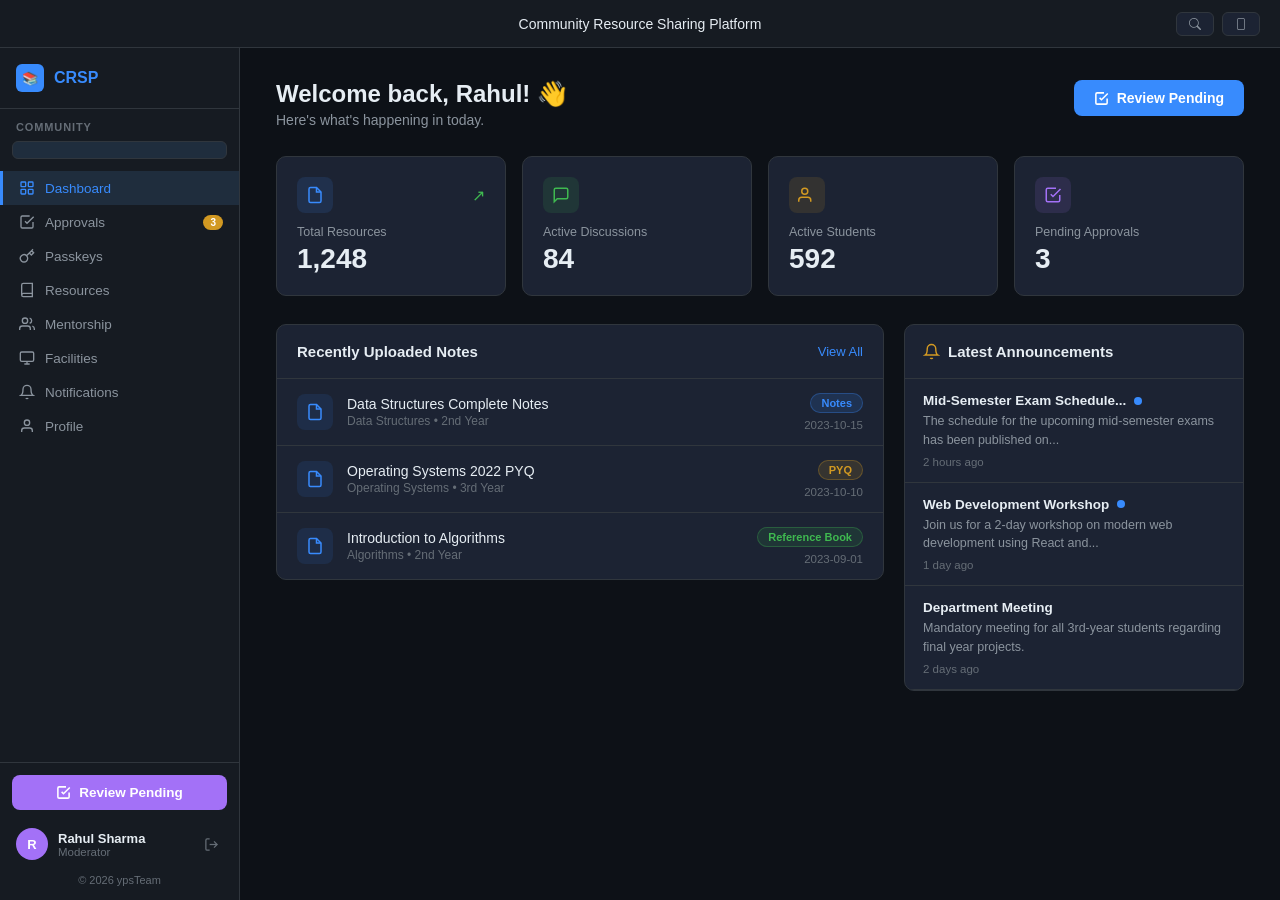
<file: moderator_dashboard.html>
<!DOCTYPE html>
<html lang="en">
<head>
<meta charset="UTF-8">
<meta name="viewport" content="width=device-width, initial-scale=1.0">
<title>Moderator Dashboard - CRSP</title>
<link rel="stylesheet" href="css/moderator_dashboard.css">
<link rel="stylesheet" href="css/responsive.css">


</head>
<body>

<!-- TOPBAR -->
<div class="topbar">
  <span class="topbar-title">Community Resource Sharing Platform</span>
  <div class="topbar-actions">
    <button class="topbar-btn">
      <svg width="12" height="12" fill="currentColor" viewBox="0 0 16 16"><path d="M11.742 10.344a6.5 6.5 0 1 0-1.397 1.398h-.001c.03.04.062.078.098.115l3.85 3.85a1 1 0 0 0 1.415-1.414l-3.85-3.85a1.007 1.007 0 0 0-.115-.099zm-5.242 1.656a5.5 5.5 0 1 1 0-11 5.5 5.5 0 0 1 0 11z"/></svg>
      
    </button>
    <button class="topbar-btn">
      <svg width="12" height="12" fill="currentColor" viewBox="0 0 16 16"><path d="M11 1a1 1 0 0 1 1 1v12a1 1 0 0 1-1 1H5a1 1 0 0 1-1-1V2a1 1 0 0 1 1-1h6zM5 0a2 2 0 0 0-2 2v12a2 2 0 0 0 2 2h6a2 2 0 0 0 2-2V2a2 2 0 0 0-2-2H5z"/></svg>
      
    </button>
  </div>
</div>

<div class="layout">
  <!-- SIDEBAR -->
  <aside class="sidebar">
    <div class="sidebar-logo">
      <div class="logo-icon">📚</div>
      <span class="logo-text">CRSP</span>
    </div>
    <div class="sidebar-section-label">Community</div>
    <div class="community-badge" id="communityBadge"></div>
    <nav>
      <a class="nav-item active" id="nav-dashboard" onclick="showView('dashboard')" href="moderator_dashboard.html">
        <svg fill="none" stroke="currentColor" stroke-width="2" viewBox="0 0 24 24"><rect x="3" y="3" width="7" height="7" rx="1"/><rect x="14" y="3" width="7" height="7" rx="1"/><rect x="3" y="14" width="7" height="7" rx="1"/><rect x="14" y="14" width="7" height="7" rx="1"/></svg>
        Dashboard
      </a>
      <a class="nav-item" id="nav-approvals" onclick="showView('approvals')" href="#view-approvals">
        <svg fill="none" stroke="currentColor" stroke-width="2" viewBox="0 0 24 24"><polyline points="9 11 12 14 22 4"/><path d="M21 12v7a2 2 0 0 1-2 2H5a2 2 0 0 1-2-2V5a2 2 0 0 1 2-2h11"/></svg>
        Approvals
        <span class="nav-badge" id="approval-badge">1</span>
      </a>
      <a class="nav-item" id="nav-passkeys" onclick="showView('passkeys')" href="#view-passkeys">
        <svg fill="none" stroke="currentColor" stroke-width="2" viewBox="0 0 24 24"><path d="M21 2l-2 2m-7.61 7.61a5.5 5.5 0 1 1-7.778 7.778 5.5 5.5 0 0 1 7.777-7.777zm0 0L15.5 7.5m0 0l3 3L22 7l-3-3m-3.5 3.5L19 4"/></svg>
        Passkeys
      </a>
      <a class="nav-item" href="#view-resources">
        <svg fill="none" stroke="currentColor" stroke-width="2" viewBox="0 0 24 24"><path d="M4 19.5A2.5 2.5 0 0 1 6.5 17H20"/><path d="M6.5 2H20v20H6.5A2.5 2.5 0 0 1 4 19.5v-15A2.5 2.5 0 0 1 6.5 2z"/></svg>
        Resources
      </a>
      <a class="nav-item" href="#view-announcements">
        <svg fill="none" stroke="currentColor" stroke-width="2" viewBox="0 0 24 24"><path d="M17 21v-2a4 4 0 0 0-4-4H5a4 4 0 0 0-4 4v2"/><circle cx="9" cy="7" r="4"/><path d="M23 21v-2a4 4 0 0 0-3-3.87"/><path d="M16 3.13a4 4 0 0 1 0 7.75"/></svg>
        Mentorship
      </a>
      <a class="nav-item" href="#view-facilities">
        <svg fill="none" stroke="currentColor" stroke-width="2" viewBox="0 0 24 24"><rect x="2" y="3" width="20" height="14" rx="2"/><path d="M8 21h8M12 17v4"/></svg>
        Facilities
      </a>
      <a class="nav-item" href="#view-notifications">
        <svg fill="none" stroke="currentColor" stroke-width="2" viewBox="0 0 24 24"><path d="M18 8A6 6 0 0 0 6 8c0 7-3 9-3 9h18s-3-2-3-9"/><path d="M13.73 21a2 2 0 0 1-3.46 0"/></svg>
        Notifications
      </a>
      <a class="nav-item" href="#view-profile">
        <svg fill="none" stroke="currentColor" stroke-width="2" viewBox="0 0 24 24"><path d="M20 21v-2a4 4 0 0 0-4-4H8a4 4 0 0 0-4 4v2"/><circle cx="12" cy="7" r="4"/></svg>
        Profile
      </a>
    </nav>
    <div class="sidebar-bottom">
      <button class="review-btn" onclick="showView('approvals')">
        <svg width="15" height="15" fill="none" stroke="currentColor" stroke-width="2.5" viewBox="0 0 24 24"><polyline points="9 11 12 14 22 4"/><path d="M21 12v7a2 2 0 0 1-2 2H5a2 2 0 0 1-2-2V5a2 2 0 0 1 2-2h11"/></svg>
        Review Pending
      </button>
      <div class="user-profile">
        <div class="user-avatar">R</div>
        <div class="user-info">
          <div class="user-name">Rahul Sharma</div>
          <div class="user-role">Moderator</div>
        </div>
        <button class="logout-btn" onclick="if(confirm('Log out?')) window.location.href='login.html'">
          <svg width="15" height="15" fill="none" stroke="currentColor" stroke-width="2" viewBox="0 0 24 24"><path d="M9 21H5a2 2 0 0 1-2-2V5a2 2 0 0 1 2-2h4"/><polyline points="16 17 21 12 16 7"/><line x1="21" y1="12" x2="9" y2="12"/></svg>
        </button>
      </div>
      <div class="sidebar-copyright">&#169; 2026 ypsTeam</div>
    </div>
  </aside>

  <!-- MAIN -->
  <main class="main">

    <!-- ── DASHBOARD VIEW ── -->
    <div class="view active" id="view-dashboard">
      <div class="page-header">
        <div class="welcome-text">
          <h1>Welcome back, Rahul! &#128075;</h1>
          <p>Here's what's happening in today.</p>
        </div>
        <button class="review-pending-btn" onclick="showView('approvals')">
          <svg width="15" height="15" fill="none" stroke="currentColor" stroke-width="2.5" viewBox="0 0 24 24"><polyline points="9 11 12 14 22 4"/><path d="M21 12v7a2 2 0 0 1-2 2H5a2 2 0 0 1-2-2V5a2 2 0 0 1 2-2h11"/></svg>
          Review Pending
        </button>
      </div>

      <div class="stats-grid">
        <div class="stat-card">
          <div class="stat-card-header">
            <div class="stat-icon blue"><svg width="18" height="18" fill="none" stroke="currentColor" stroke-width="2" viewBox="0 0 24 24"><path d="M14 2H6a2 2 0 0 0-2 2v16a2 2 0 0 0 2 2h12a2 2 0 0 0 2-2V8z"/><polyline points="14 2 14 8 20 8"/></svg></div>
            <span class="stat-trend">&#8599;</span>
          </div>
          <div class="stat-label">Total Resources</div>
          <div class="stat-value">1,248</div>
        </div>
        <div class="stat-card">
          <div class="stat-card-header">
            <div class="stat-icon green"><svg width="18" height="18" fill="none" stroke="currentColor" stroke-width="2" viewBox="0 0 24 24"><path d="M21 15a2 2 0 0 1-2 2H7l-4 4V5a2 2 0 0 1 2-2h14a2 2 0 0 1 2 2z"/></svg></div>
          </div>
          <div class="stat-label">Active Discussions</div>
          <div class="stat-value">84</div>
        </div>
        <div class="stat-card">
          <div class="stat-card-header">
            <div class="stat-icon orange"><svg width="18" height="18" fill="none" stroke="currentColor" stroke-width="2" viewBox="0 0 24 24"><path d="M17 21v-2a4 4 0 0 0-4-4H5a4 4 0 0 0-4 4v2"/><circle cx="9" cy="7" r="4"/></svg></div>
          </div>
          <div class="stat-label">Active Students</div>
          <div class="stat-value">592</div>
        </div>
        <div class="stat-card">
          <div class="stat-card-header">
            <div class="stat-icon purple"><svg width="18" height="18" fill="none" stroke="currentColor" stroke-width="2" viewBox="0 0 24 24"><polyline points="9 11 12 14 22 4"/><path d="M21 12v7a2 2 0 0 1-2 2H5a2 2 0 0 1-2-2V5a2 2 0 0 1 2-2h11"/></svg></div>
          </div>
          <div class="stat-label">Pending Approvals</div>
          <div class="stat-value" id="dash-pending-count">12</div>
        </div>
      </div>

      <div class="content-row">
        <div class="section-card">
          <div class="section-header">
            <span class="section-title">Recently Uploaded Notes</span>
            <a class="view-all-link" href="resources.html">View All</a>
          </div>
          <div class="note-item">
            <div class="note-left">
              <div class="note-file-icon"><svg width="18" height="18" fill="none" stroke="currentColor" stroke-width="2" viewBox="0 0 24 24"><path d="M14 2H6a2 2 0 0 0-2 2v16a2 2 0 0 0 2 2h12a2 2 0 0 0 2-2V8z"/><polyline points="14 2 14 8 20 8"/></svg></div>
              <div><div class="note-title">Data Structures Complete Notes</div><div class="note-meta">Data Structures &#8226; 2nd Year</div></div>
            </div>
            <div class="note-right"><span class="tag tag-notes">Notes</span><span class="note-date">2023-10-15</span></div>
          </div>
          <div class="note-item">
            <div class="note-left">
              <div class="note-file-icon"><svg width="18" height="18" fill="none" stroke="currentColor" stroke-width="2" viewBox="0 0 24 24"><path d="M14 2H6a2 2 0 0 0-2 2v16a2 2 0 0 0 2 2h12a2 2 0 0 0 2-2V8z"/><polyline points="14 2 14 8 20 8"/></svg></div>
              <div><div class="note-title">Operating Systems 2022 PYQ</div><div class="note-meta">Operating Systems &#8226; 3rd Year</div></div>
            </div>
            <div class="note-right"><span class="tag tag-pyq">PYQ</span><span class="note-date">2023-10-10</span></div>
          </div>
          <div class="note-item">
            <div class="note-left">
              <div class="note-file-icon"><svg width="18" height="18" fill="none" stroke="currentColor" stroke-width="2" viewBox="0 0 24 24"><path d="M14 2H6a2 2 0 0 0-2 2v16a2 2 0 0 0 2 2h12a2 2 0 0 0 2-2V8z"/><polyline points="14 2 14 8 20 8"/></svg></div>
              <div><div class="note-title">Introduction to Algorithms</div><div class="note-meta">Algorithms &#8226; 2nd Year</div></div>
            </div>
            <div class="note-right"><span class="tag tag-ref">Reference Book</span><span class="note-date">2023-09-01</span></div>
          </div>
        </div>

        <div class="section-card">
          <div class="ann-icon-header">
            <svg width="17" height="17" fill="none" stroke="#d29922" stroke-width="2" viewBox="0 0 24 24"><path d="M18 8A6 6 0 0 0 6 8c0 7-3 9-3 9h18s-3-2-3-9"/><path d="M13.73 21a2 2 0 0 1-3.46 0"/></svg>
            <span>Latest Announcements</span>
          </div>
          <div class="ann-item">
            <div class="ann-header"><span class="ann-title">Mid-Semester Exam Schedule...</span><span class="ann-dot"></span></div>
            <p class="ann-body">The schedule for the upcoming mid-semester exams has been published on...</p>
            <div class="ann-time">2 hours ago</div>
          </div>
          <div class="ann-item">
            <div class="ann-header"><span class="ann-title">Web Development Workshop</span><span class="ann-dot"></span></div>
            <p class="ann-body">Join us for a 2-day workshop on modern web development using React and...</p>
            <div class="ann-time">1 day ago</div>
          </div>
          <div class="ann-item">
            <div class="ann-header"><span class="ann-title">Department Meeting</span></div>
            <p class="ann-body">Mandatory meeting for all 3rd-year students regarding final year projects.</p>
            <div class="ann-time">2 days ago</div>
          </div>
        </div>
      </div>
    </div>

    <!-- ── APPROVALS VIEW ── -->
    <div class="view" id="view-approvals">
      <a class="back-link" onclick="showView('dashboard')" href="moderator_dashboard.html">
        <svg width="16" height="16" fill="none" stroke="currentColor" stroke-width="2.5" viewBox="0 0 24 24"><polyline points="15 18 9 12 15 6"/></svg>
        Back
      </a>
      <p class="page-subtitle">Review and approve resources uploaded by students.</p>

      <div id="approval-list">
        <!-- Cards injected by JS -->
      </div>

      <div class="empty-state" id="empty-approvals" style="display:none;">
        <svg width="48" height="48" fill="none" stroke="currentColor" stroke-width="1.5" viewBox="0 0 24 24"><polyline points="9 11 12 14 22 4"/><path d="M21 12v7a2 2 0 0 1-2 2H5a2 2 0 0 1-2-2V5a2 2 0 0 1 2-2h11"/></svg>
        <p>All caught up!</p>
        <span>No pending approvals.</span>
      </div>
    </div>

    <!-- ── PASSKEYS VIEW ── -->
    <div class="view" id="view-passkeys">
      <div class="passkey-header-row">
        <div>
          <h2 style="font-size:22px;font-weight:700;margin-bottom:4px;">Community Passkeys</h2>
          <p style="font-size:14px;color:var(--text2);">Create and manage unique passkeys for community access.</p>
        </div>
        <button class="btn-new-key" onclick="openPasskeyModal()">
          <svg width="15" height="15" fill="none" stroke="currentColor" stroke-width="2.5" viewBox="0 0 24 24"><line x1="12" y1="5" x2="12" y2="19"/><line x1="5" y1="12" x2="19" y2="12"/></svg>
          Generate New Passkey
        </button>
      </div>
      <div id="passkey-list"><!-- injected by JS --></div>
    </div>

  </main>
</div>

<!-- PASSKEY MODAL -->
<div class="modal-overlay" id="pk-modal" onclick="handlePkOverlay(event)">
  <div class="modal">
    <div class="modal-header">
      <span class="modal-title">Generate New Passkey</span>
      <button class="modal-close" onclick="closePkModal()">
        <svg width="16" height="16" fill="none" stroke="currentColor" stroke-width="2.5" viewBox="0 0 24 24"><line x1="18" y1="6" x2="6" y2="18"/><line x1="6" y1="6" x2="18" y2="18"/></svg>
      </button>
    </div>
    <label class="form-label">Community / Batch Name</label>
    <input class="form-input" id="pk-name" type="text" placeholder="e.g. CS-BATCH-2026" />
    <label class="form-label">Expiry</label>
    <select class="form-select" id="pk-expiry">
      <option value="7">7 days</option>
      <option value="30" selected>30 days</option>
      <option value="90">90 days</option>
      <option value="365">1 year</option>
      <option value="0">Never expires</option>
    </select>
    <label class="form-label">Max Uses</label>
    <input class="form-input" id="pk-uses" type="number" placeholder="e.g. 100 (leave blank for unlimited)" />

    <div class="generated-key" id="gen-key" onclick="copyKey()">--</div>
    <div class="key-hint" id="key-hint">&#128203; Click to copy passkey</div>

    <div class="modal-footer">
      <button class="btn-cancel" onclick="closePkModal()">Cancel</button>
      <button class="btn-save" id="pk-action-btn" onclick="generateKey()">Generate</button>
    </div>
  </div>
</div>

<!-- TOAST CONTAINER -->
<div class="toast-container" id="toast-container"></div>
<script src="js/moderator_dashboard.js" defer></script>
</body>
</html>
</file>
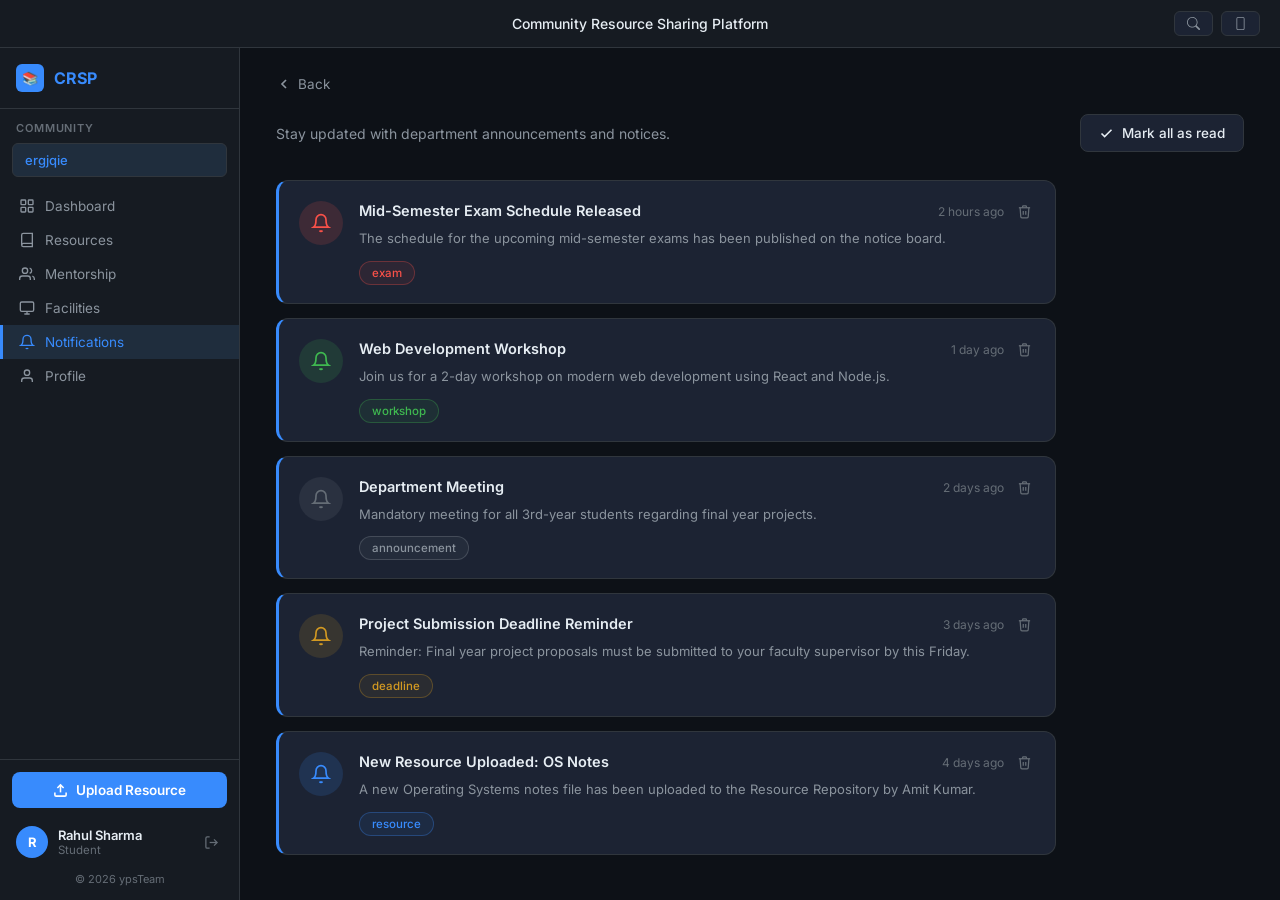
<file: notifications.html>
<!DOCTYPE html>
<html lang="en">
<head>
<meta charset="UTF-8">
<meta name="viewport" content="width=device-width, initial-scale=1.0">
<title>Notifications - Community Resource Sharing Platform</title>
<link href="https://fonts.googleapis.com/css2?family=Inter:wght@300;400;500;600;700&display=swap" rel="stylesheet">
<link rel="stylesheet" href="css/notifications.css">
<link rel="stylesheet" href="css/responsive.css">


</head>
<body>

<!-- TOPBAR -->
<div class="topbar">
  <span class="topbar-title">Community Resource Sharing Platform</span>
  <div class="topbar-actions">
    <button class="topbar-btn">
      <svg width="13" height="13" fill="currentColor" viewBox="0 0 16 16"><path d="M11.742 10.344a6.5 6.5 0 1 0-1.397 1.398h-.001c.03.04.062.078.098.115l3.85 3.85a1 1 0 0 0 1.415-1.414l-3.85-3.85a1.007 1.007 0 0 0-.115-.099zm-5.242 1.656a5.5 5.5 0 1 1 0-11 5.5 5.5 0 0 1 0 11z"/></svg>
      
    </button>
    <button class="topbar-btn">
      <svg width="13" height="13" fill="currentColor" viewBox="0 0 16 16"><path d="M11 1a1 1 0 0 1 1 1v12a1 1 0 0 1-1 1H5a1 1 0 0 1-1-1V2a1 1 0 0 1 1-1h6zM5 0a2 2 0 0 0-2 2v12a2 2 0 0 0 2 2h6a2 2 0 0 0 2-2V2a2 2 0 0 0-2-2H5z"/></svg>
      
    </button>
  </div>
</div>

<div class="layout">
  <!-- SIDEBAR -->
  <aside class="sidebar">
    <div class="sidebar-logo">
      <div class="logo-icon">📚</div>
      <span class="logo-text">CRSP</span>
    </div>
    <div class="sidebar-section-label">Community</div>
    <div class="community-badge">ergjqie</div>
    <nav>
      <a class="nav-item" href="crsp_dashboard.html">
        <svg fill="none" stroke="currentColor" stroke-width="2" viewBox="0 0 24 24"><rect x="3" y="3" width="7" height="7" rx="1"/><rect x="14" y="3" width="7" height="7" rx="1"/><rect x="3" y="14" width="7" height="7" rx="1"/><rect x="14" y="14" width="7" height="7" rx="1"/></svg>
        Dashboard
      </a>
      <a class="nav-item" href="resources.html">
        <svg fill="none" stroke="currentColor" stroke-width="2" viewBox="0 0 24 24"><path d="M4 19.5A2.5 2.5 0 0 1 6.5 17H20"/><path d="M6.5 2H20v20H6.5A2.5 2.5 0 0 1 4 19.5v-15A2.5 2.5 0 0 1 6.5 2z"/></svg>
        Resources
      </a>
      <a class="nav-item" href="mentorship.html">
        <svg fill="none" stroke="currentColor" stroke-width="2" viewBox="0 0 24 24"><path d="M17 21v-2a4 4 0 0 0-4-4H5a4 4 0 0 0-4 4v2"/><circle cx="9" cy="7" r="4"/><path d="M23 21v-2a4 4 0 0 0-3-3.87"/><path d="M16 3.13a4 4 0 0 1 0 7.75"/></svg>
        Mentorship
      </a>
      <a class="nav-item" href="facilities.html">
        <svg fill="none" stroke="currentColor" stroke-width="2" viewBox="0 0 24 24"><rect x="2" y="3" width="20" height="14" rx="2"/><path d="M8 21h8M12 17v4"/></svg>
        Facilities
      </a>
      <a class="nav-item active" href="notifications.html">
        <svg fill="none" stroke="currentColor" stroke-width="2" viewBox="0 0 24 24"><path d="M18 8A6 6 0 0 0 6 8c0 7-3 9-3 9h18s-3-2-3-9"/><path d="M13.73 21a2 2 0 0 1-3.46 0"/></svg>
        Notifications
      </a>
      <a class="nav-item" href="profile.html" onclick="fireToast('blue','Profile','Profile page coming soon!')">
        <svg fill="none" stroke="currentColor" stroke-width="2" viewBox="0 0 24 24"><path d="M20 21v-2a4 4 0 0 0-4-4H8a4 4 0 0 0-4 4v2"/><circle cx="12" cy="7" r="4"/></svg>
        Profile
      </a>
    </nav>
    <div class="sidebar-bottom">
      <button class="upload-resource-btn" onclick="fireToast('blue','Upload Resource','Upload feature coming soon!')">
        <svg width="15" height="15" fill="none" stroke="currentColor" stroke-width="2.5" viewBox="0 0 24 24"><path d="M21 15v4a2 2 0 0 1-2 2H5a2 2 0 0 1-2-2v-4"/><polyline points="17 8 12 3 7 8"/><line x1="12" y1="3" x2="12" y2="15"/></svg>
        Upload Resource
      </button>
      <div class="user-profile">
        <div class="user-avatar">R</div>
        <div class="user-info">
          <div class="user-name">Rahul Sharma</div>
          <div class="user-role">Student</div>
        </div>
        <button class="logout-btn" onclick="window.location.href='login.html'">
          <svg width="15" height="15" fill="none" stroke="currentColor" stroke-width="2" viewBox="0 0 24 24"><path d="M9 21H5a2 2 0 0 1-2-2V5a2 2 0 0 1 2-2h4"/><polyline points="16 17 21 12 16 7"/><line x1="21" y1="12" x2="9" y2="12"/></svg>
        </button>
      </div>
      <div class="sidebar-copyright">© 2026 ypsTeam</div>
    </div>
  </aside>

  <!-- MAIN -->
  <main class="main">
    <a class="back-link" href="crsp_dashboard.html">
      <svg width="16" height="16" fill="none" stroke="currentColor" stroke-width="2.5" viewBox="0 0 24 24"><polyline points="15 18 9 12 15 6"/></svg>
      Back
    </a>

    <div class="page-header-row">
      <p class="page-subtitle">Stay updated with department announcements and notices.</p>
      <button class="mark-all-btn" onclick="markAllRead()">
        <svg width="15" height="15" fill="none" stroke="currentColor" stroke-width="2.5" viewBox="0 0 24 24"><polyline points="20 6 9 17 4 12"/></svg>
        Mark all as read
      </button>
    </div>

    <!-- NOTIFICATIONS LIST -->
    <div class="notif-list" id="notif-list">

      <!-- 1 -->
      <div class="notif-card unread" id="notif-1">
        <div class="notif-bell red">
          <svg width="20" height="20" fill="none" stroke="currentColor" stroke-width="2" viewBox="0 0 24 24"><path d="M18 8A6 6 0 0 0 6 8c0 7-3 9-3 9h18s-3-2-3-9"/><path d="M13.73 21a2 2 0 0 1-3.46 0"/></svg>
        </div>
        <div class="notif-content">
          <div class="notif-top">
            <div class="notif-title">Mid-Semester Exam Schedule Released</div>
            <div class="notif-meta">
              <span class="notif-time">2 hours ago</span>
              <button class="delete-btn" onclick="deleteNotif('notif-1')" title="Delete">
                <svg width="15" height="15" fill="none" stroke="currentColor" stroke-width="2" viewBox="0 0 24 24"><polyline points="3 6 5 6 21 6"/><path d="M19 6l-1 14a2 2 0 0 1-2 2H8a2 2 0 0 1-2-2L5 6"/><path d="M10 11v6M14 11v6"/><path d="M9 6V4a1 1 0 0 1 1-1h4a1 1 0 0 1 1 1v2"/></svg>
              </button>
            </div>
          </div>
          <p class="notif-body">The schedule for the upcoming mid-semester exams has been published on the notice board.</p>
          <span class="notif-tag exam">exam</span>
        </div>
      </div>

      <!-- 2 -->
      <div class="notif-card unread" id="notif-2">
        <div class="notif-bell green">
          <svg width="20" height="20" fill="none" stroke="currentColor" stroke-width="2" viewBox="0 0 24 24"><path d="M18 8A6 6 0 0 0 6 8c0 7-3 9-3 9h18s-3-2-3-9"/><path d="M13.73 21a2 2 0 0 1-3.46 0"/></svg>
        </div>
        <div class="notif-content">
          <div class="notif-top">
            <div class="notif-title">Web Development Workshop</div>
            <div class="notif-meta">
              <span class="notif-time">1 day ago</span>
              <button class="delete-btn" onclick="deleteNotif('notif-2')" title="Delete">
                <svg width="15" height="15" fill="none" stroke="currentColor" stroke-width="2" viewBox="0 0 24 24"><polyline points="3 6 5 6 21 6"/><path d="M19 6l-1 14a2 2 0 0 1-2 2H8a2 2 0 0 1-2-2L5 6"/><path d="M10 11v6M14 11v6"/><path d="M9 6V4a1 1 0 0 1 1-1h4a1 1 0 0 1 1 1v2"/></svg>
              </button>
            </div>
          </div>
          <p class="notif-body">Join us for a 2-day workshop on modern web development using React and Node.js.</p>
          <span class="notif-tag workshop">workshop</span>
        </div>
      </div>

      <!-- 3 -->
      <div class="notif-card unread" id="notif-3">
        <div class="notif-bell muted">
          <svg width="20" height="20" fill="none" stroke="currentColor" stroke-width="2" viewBox="0 0 24 24"><path d="M18 8A6 6 0 0 0 6 8c0 7-3 9-3 9h18s-3-2-3-9"/><path d="M13.73 21a2 2 0 0 1-3.46 0"/></svg>
        </div>
        <div class="notif-content">
          <div class="notif-top">
            <div class="notif-title">Department Meeting</div>
            <div class="notif-meta">
              <span class="notif-time">2 days ago</span>
              <button class="delete-btn" onclick="deleteNotif('notif-3')" title="Delete">
                <svg width="15" height="15" fill="none" stroke="currentColor" stroke-width="2" viewBox="0 0 24 24"><polyline points="3 6 5 6 21 6"/><path d="M19 6l-1 14a2 2 0 0 1-2 2H8a2 2 0 0 1-2-2L5 6"/><path d="M10 11v6M14 11v6"/><path d="M9 6V4a1 1 0 0 1 1-1h4a1 1 0 0 1 1 1v2"/></svg>
              </button>
            </div>
          </div>
          <p class="notif-body">Mandatory meeting for all 3rd-year students regarding final year projects.</p>
          <span class="notif-tag announcement">announcement</span>
        </div>
      </div>

      <!-- 4 -->
      <div class="notif-card unread" id="notif-4">
        <div class="notif-bell orange">
          <svg width="20" height="20" fill="none" stroke="currentColor" stroke-width="2" viewBox="0 0 24 24"><path d="M18 8A6 6 0 0 0 6 8c0 7-3 9-3 9h18s-3-2-3-9"/><path d="M13.73 21a2 2 0 0 1-3.46 0"/></svg>
        </div>
        <div class="notif-content">
          <div class="notif-top">
            <div class="notif-title">Project Submission Deadline Reminder</div>
            <div class="notif-meta">
              <span class="notif-time">3 days ago</span>
              <button class="delete-btn" onclick="deleteNotif('notif-4')" title="Delete">
                <svg width="15" height="15" fill="none" stroke="currentColor" stroke-width="2" viewBox="0 0 24 24"><polyline points="3 6 5 6 21 6"/><path d="M19 6l-1 14a2 2 0 0 1-2 2H8a2 2 0 0 1-2-2L5 6"/><path d="M10 11v6M14 11v6"/><path d="M9 6V4a1 1 0 0 1 1-1h4a1 1 0 0 1 1 1v2"/></svg>
              </button>
            </div>
          </div>
          <p class="notif-body">Reminder: Final year project proposals must be submitted to your faculty supervisor by this Friday.</p>
          <span class="notif-tag deadline">deadline</span>
        </div>
      </div>

      <!-- 5 -->
      <div class="notif-card unread" id="notif-5">
        <div class="notif-bell blue">
          <svg width="20" height="20" fill="none" stroke="currentColor" stroke-width="2" viewBox="0 0 24 24"><path d="M18 8A6 6 0 0 0 6 8c0 7-3 9-3 9h18s-3-2-3-9"/><path d="M13.73 21a2 2 0 0 1-3.46 0"/></svg>
        </div>
        <div class="notif-content">
          <div class="notif-top">
            <div class="notif-title">New Resource Uploaded: OS Notes</div>
            <div class="notif-meta">
              <span class="notif-time">4 days ago</span>
              <button class="delete-btn" onclick="deleteNotif('notif-5')" title="Delete">
                <svg width="15" height="15" fill="none" stroke="currentColor" stroke-width="2" viewBox="0 0 24 24"><polyline points="3 6 5 6 21 6"/><path d="M19 6l-1 14a2 2 0 0 1-2 2H8a2 2 0 0 1-2-2L5 6"/><path d="M10 11v6M14 11v6"/><path d="M9 6V4a1 1 0 0 1 1-1h4a1 1 0 0 1 1 1v2"/></svg>
              </button>
            </div>
          </div>
          <p class="notif-body">A new Operating Systems notes file has been uploaded to the Resource Repository by Amit Kumar.</p>
          <span class="notif-tag resource">resource</span>
        </div>
      </div>

    </div>

    <!-- EMPTY STATE -->
    <div class="empty-state" id="empty-state">
      <svg width="48" height="48" fill="none" stroke="currentColor" stroke-width="1.5" viewBox="0 0 24 24"><path d="M18 8A6 6 0 0 0 6 8c0 7-3 9-3 9h18s-3-2-3-9"/><path d="M13.73 21a2 2 0 0 1-3.46 0"/></svg>
      <p>All caught up!</p>
      <span>No notifications to show.</span>
    </div>
  </main>
</div>
<script src="js/notifications.js" defer></script>
</body>
</html>
</file>
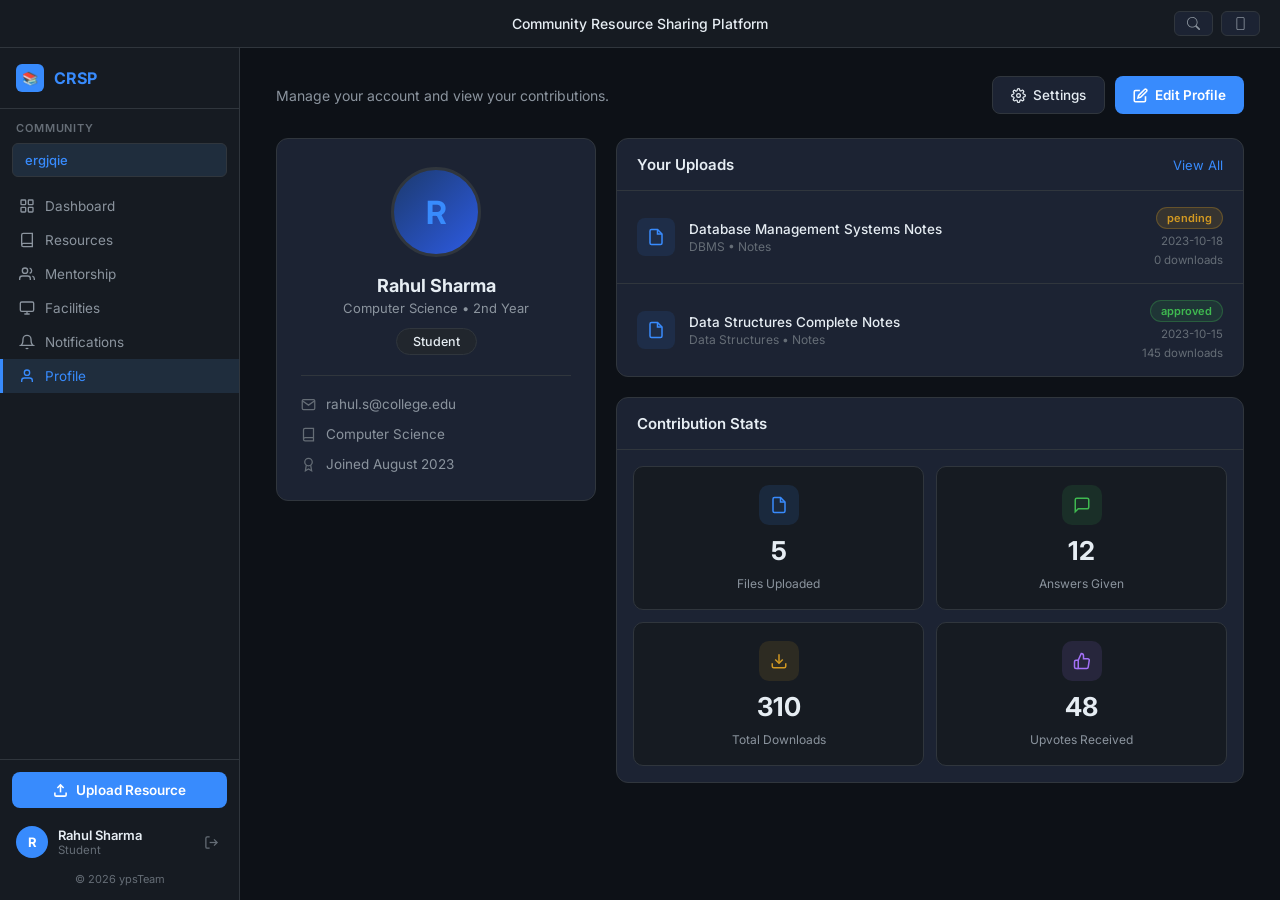
<file: profile.html>
<!DOCTYPE html>
<html lang="en">
<head>
<meta charset="UTF-8">
<meta name="viewport" content="width=device-width, initial-scale=1.0">
<title>Profile - Community Resource Sharing Platform</title>
<link href="https://fonts.googleapis.com/css2?family=Inter:wght@300;400;500;600;700&display=swap" rel="stylesheet">
<link rel="stylesheet" href="css/profile.css">
<link rel="stylesheet" href="css/responsive.css">


</head>
<body>

<!-- TOPBAR -->
<div class="topbar">
  <span class="topbar-title">Community Resource Sharing Platform</span>
  <div class="topbar-actions">
    <button class="topbar-btn">
      <svg width="13" height="13" fill="currentColor" viewBox="0 0 16 16"><path d="M11.742 10.344a6.5 6.5 0 1 0-1.397 1.398h-.001c.03.04.062.078.098.115l3.85 3.85a1 1 0 0 0 1.415-1.414l-3.85-3.85a1.007 1.007 0 0 0-.115-.099zm-5.242 1.656a5.5 5.5 0 1 1 0-11 5.5 5.5 0 0 1 0 11z"/></svg>
      
    </button>
    <button class="topbar-btn">
      <svg width="13" height="13" fill="currentColor" viewBox="0 0 16 16"><path d="M11 1a1 1 0 0 1 1 1v12a1 1 0 0 1-1 1H5a1 1 0 0 1-1-1V2a1 1 0 0 1 1-1h6zM5 0a2 2 0 0 0-2 2v12a2 2 0 0 0 2 2h6a2 2 0 0 0 2-2V2a2 2 0 0 0-2-2H5z"/></svg>
      
    </button>
  </div>
</div>

<div class="layout">
  <!-- SIDEBAR -->
  <aside class="sidebar">
    <div class="sidebar-logo">
      <div class="logo-icon">📚</div>
      <span class="logo-text">CRSP</span>
    </div>
    <div class="sidebar-section-label">Community</div>
    <div class="community-badge">ergjqie</div>
    <nav>
      <a class="nav-item" href="crsp_dashboard.html">
        <svg fill="none" stroke="currentColor" stroke-width="2" viewBox="0 0 24 24"><rect x="3" y="3" width="7" height="7" rx="1"/><rect x="14" y="3" width="7" height="7" rx="1"/><rect x="3" y="14" width="7" height="7" rx="1"/><rect x="14" y="14" width="7" height="7" rx="1"/></svg>
        Dashboard
      </a>
      <a class="nav-item" href="resources.html">
        <svg fill="none" stroke="currentColor" stroke-width="2" viewBox="0 0 24 24"><path d="M4 19.5A2.5 2.5 0 0 1 6.5 17H20"/><path d="M6.5 2H20v20H6.5A2.5 2.5 0 0 1 4 19.5v-15A2.5 2.5 0 0 1 6.5 2z"/></svg>
        Resources
      </a>
      <a class="nav-item" href="mentorship.html">
        <svg fill="none" stroke="currentColor" stroke-width="2" viewBox="0 0 24 24"><path d="M17 21v-2a4 4 0 0 0-4-4H5a4 4 0 0 0-4 4v2"/><circle cx="9" cy="7" r="4"/><path d="M23 21v-2a4 4 0 0 0-3-3.87"/><path d="M16 3.13a4 4 0 0 1 0 7.75"/></svg>
        Mentorship
      </a>
      <a class="nav-item" href="facilities.html">
        <svg fill="none" stroke="currentColor" stroke-width="2" viewBox="0 0 24 24"><rect x="2" y="3" width="20" height="14" rx="2"/><path d="M8 21h8M12 17v4"/></svg>
        Facilities
      </a>
      <a class="nav-item" href="notifications.html">
        <svg fill="none" stroke="currentColor" stroke-width="2" viewBox="0 0 24 24"><path d="M18 8A6 6 0 0 0 6 8c0 7-3 9-3 9h18s-3-2-3-9"/><path d="M13.73 21a2 2 0 0 1-3.46 0"/></svg>
        Notifications
      </a>
      <a class="nav-item active" href="profile.html">
        <svg fill="none" stroke="currentColor" stroke-width="2" viewBox="0 0 24 24"><path d="M20 21v-2a4 4 0 0 0-4-4H8a4 4 0 0 0-4 4v2"/><circle cx="12" cy="7" r="4"/></svg>
        Profile
      </a>
    </nav>
    <div class="sidebar-bottom">
      <button class="upload-resource-btn" onclick="fireToast('blue','Upload Resource','Upload feature coming soon!')">
        <svg width="15" height="15" fill="none" stroke="currentColor" stroke-width="2.5" viewBox="0 0 24 24"><path d="M21 15v4a2 2 0 0 1-2 2H5a2 2 0 0 1-2-2v-4"/><polyline points="17 8 12 3 7 8"/><line x1="12" y1="3" x2="12" y2="15"/></svg>
        Upload Resource
      </button>
      <div class="user-profile-bar">
        <div class="user-avatar-sm" id="sidebar-avatar-letter">R</div>
        <div class="user-info">
          <div class="user-name-sm" id="sidebar-name">Rahul Sharma</div>
          <div class="user-role-sm" id="sidebar-role">Student</div>
        </div>
        <button class="logout-btn" onclick="window.location.href='login.html'">
          <svg width="15" height="15" fill="none" stroke="currentColor" stroke-width="2" viewBox="0 0 24 24"><path d="M9 21H5a2 2 0 0 1-2-2V5a2 2 0 0 1 2-2h4"/><polyline points="16 17 21 12 16 7"/><line x1="21" y1="12" x2="9" y2="12"/></svg>
        </button>
      </div>
      <div class="sidebar-copyright">© 2026 ypsTeam</div>
    </div>
  </aside>

  <!-- MAIN -->
  <main class="main">
    <div class="page-header-row">
      <p class="page-subtitle">Manage your account and view your contributions.</p>
      <div class="header-btns">
        <button class="settings-btn" onclick="openSettings()">
          <svg width="15" height="15" fill="none" stroke="currentColor" stroke-width="2" viewBox="0 0 24 24"><circle cx="12" cy="12" r="3"/><path d="M19.4 15a1.65 1.65 0 0 0 .33 1.82l.06.06a2 2 0 0 1-2.83 2.83l-.06-.06a1.65 1.65 0 0 0-1.82-.33 1.65 1.65 0 0 0-1 1.51V21a2 2 0 0 1-4 0v-.09A1.65 1.65 0 0 0 9 19.4a1.65 1.65 0 0 0-1.82.33l-.06.06a2 2 0 0 1-2.83-2.83l.06-.06A1.65 1.65 0 0 0 4.68 15a1.65 1.65 0 0 0-1.51-1H3a2 2 0 0 1 0-4h.09A1.65 1.65 0 0 0 4.6 9a1.65 1.65 0 0 0-.33-1.82l-.06-.06a2 2 0 0 1 2.83-2.83l.06.06A1.65 1.65 0 0 0 9 4.68a1.65 1.65 0 0 0 1-1.51V3a2 2 0 0 1 4 0v.09a1.65 1.65 0 0 0 1 1.51 1.65 1.65 0 0 0 1.82-.33l.06-.06a2 2 0 0 1 2.83 2.83l-.06.06A1.65 1.65 0 0 0 19.4 9a1.65 1.65 0 0 0 1.51 1H21a2 2 0 0 1 0 4h-.09a1.65 1.65 0 0 0-1.51 1z"/></svg>
          Settings
        </button>
        <button class="edit-btn" onclick="openEdit()">
          <svg width="15" height="15" fill="none" stroke="currentColor" stroke-width="2.5" viewBox="0 0 24 24"><path d="M11 4H4a2 2 0 0 0-2 2v14a2 2 0 0 0 2 2h14a2 2 0 0 0 2-2v-7"/><path d="M18.5 2.5a2.121 2.121 0 0 1 3 3L12 15l-4 1 1-4 9.5-9.5z"/></svg>
          Edit Profile
        </button>
      </div>
    </div>

    <div class="content-grid">
      <!-- LEFT: PROFILE CARD -->
      <div class="profile-card">
        <div class="avatar-wrap" onclick="document.getElementById('avatar-upload').click()">
          <div class="avatar-circle" id="profile-avatar">
            <span id="avatar-letter">R</span>
          </div>
          <div class="avatar-overlay">
            <svg width="22" height="22" fill="none" stroke="currentColor" stroke-width="2" viewBox="0 0 24 24"><path d="M23 19a2 2 0 0 1-2 2H3a2 2 0 0 1-2-2V8a2 2 0 0 1 2-2h4l2-3h6l2 3h4a2 2 0 0 1 2 2z"/><circle cx="12" cy="13" r="4"/></svg>
          </div>
          <input type="file" id="avatar-upload" accept="image/*" onchange="handleAvatarChange(event)" />
        </div>

        <div class="profile-name" id="display-name">Rahul Sharma</div>
        <div class="profile-dept" id="display-dept">Computer Science • 2nd Year</div>
        <span class="profile-badge" id="display-role">Student</span>

        <div class="profile-divider"></div>

        <div class="info-list">
          <div class="info-row">
            <svg width="15" height="15" fill="none" stroke="currentColor" stroke-width="2" viewBox="0 0 24 24"><path d="M4 4h16c1.1 0 2 .9 2 2v12c0 1.1-.9 2-2 2H4c-1.1 0-2-.9-2-2V6c0-1.1.9-2 2-2z"/><polyline points="22,6 12,13 2,6"/></svg>
            <span id="display-email">rahul.s@college.edu</span>
          </div>
          <div class="info-row">
            <svg width="15" height="15" fill="none" stroke="currentColor" stroke-width="2" viewBox="0 0 24 24"><path d="M4 19.5A2.5 2.5 0 0 1 6.5 17H20"/><path d="M6.5 2H20v20H6.5A2.5 2.5 0 0 1 4 19.5v-15A2.5 2.5 0 0 1 6.5 2z"/></svg>
            <span id="display-department">Computer Science</span>
          </div>
          <div class="info-row">
            <svg width="15" height="15" fill="none" stroke="currentColor" stroke-width="2" viewBox="0 0 24 24"><circle cx="12" cy="8" r="6"/><path d="M15.477 12.89 17 22l-5-3-5 3 1.523-9.11"/></svg>
            <span id="display-joined">Joined August 2023</span>
          </div>
        </div>
      </div>

      <!-- RIGHT COLUMN -->
      <div class="right-col">
        <!-- YOUR UPLOADS -->
        <div class="card">
          <div class="card-header">
            <span class="card-title">Your Uploads</span>
            <a class="view-all-link" href="resources.html">View All</a>
          </div>
          <div class="upload-item">
            <div class="upload-file-icon">
              <svg width="18" height="18" fill="none" stroke="currentColor" stroke-width="2" viewBox="0 0 24 24"><path d="M14 2H6a2 2 0 0 0-2 2v16a2 2 0 0 0 2 2h12a2 2 0 0 0 2-2V8z"/><polyline points="14 2 14 8 20 8"/></svg>
            </div>
            <div class="upload-info">
              <div class="upload-title">Database Management Systems Notes</div>
              <div class="upload-meta">DBMS • Notes</div>
            </div>
            <div class="upload-right">
              <span class="status-badge status-pending">pending</span>
              <span class="upload-date">2023-10-18</span>
              <span class="upload-downloads">0 downloads</span>
            </div>
          </div>
          <div class="upload-item">
            <div class="upload-file-icon">
              <svg width="18" height="18" fill="none" stroke="currentColor" stroke-width="2" viewBox="0 0 24 24"><path d="M14 2H6a2 2 0 0 0-2 2v16a2 2 0 0 0 2 2h12a2 2 0 0 0 2-2V8z"/><polyline points="14 2 14 8 20 8"/></svg>
            </div>
            <div class="upload-info">
              <div class="upload-title">Data Structures Complete Notes</div>
              <div class="upload-meta">Data Structures • Notes</div>
            </div>
            <div class="upload-right">
              <span class="status-badge status-approved">approved</span>
              <span class="upload-date">2023-10-15</span>
              <span class="upload-downloads">145 downloads</span>
            </div>
          </div>
        </div>

        <!-- CONTRIBUTION STATS -->
        <div class="card">
          <div class="card-header">
            <span class="card-title">Contribution Stats</span>
          </div>
          <div class="stats-grid">
            <div class="stat-box">
              <div class="stat-icon-wrap blue">
                <svg width="18" height="18" fill="none" stroke="currentColor" stroke-width="2" viewBox="0 0 24 24"><path d="M14 2H6a2 2 0 0 0-2 2v16a2 2 0 0 0 2 2h12a2 2 0 0 0 2-2V8z"/><polyline points="14 2 14 8 20 8"/></svg>
              </div>
              <span class="stat-value">5</span>
              <span class="stat-label">Files Uploaded</span>
            </div>
            <div class="stat-box">
              <div class="stat-icon-wrap green">
                <svg width="18" height="18" fill="none" stroke="currentColor" stroke-width="2" viewBox="0 0 24 24"><path d="M21 15a2 2 0 0 1-2 2H7l-4 4V5a2 2 0 0 1 2-2h14a2 2 0 0 1 2 2z"/></svg>
              </div>
              <span class="stat-value">12</span>
              <span class="stat-label">Answers Given</span>
            </div>
            <div class="stat-box">
              <div class="stat-icon-wrap orange">
                <svg width="18" height="18" fill="none" stroke="currentColor" stroke-width="2" viewBox="0 0 24 24"><path d="M21 15v4a2 2 0 0 1-2 2H5a2 2 0 0 1-2-2v-4"/><polyline points="7 10 12 15 17 10"/><line x1="12" y1="15" x2="12" y2="3"/></svg>
              </div>
              <span class="stat-value">310</span>
              <span class="stat-label">Total Downloads</span>
            </div>
            <div class="stat-box">
              <div class="stat-icon-wrap purple">
                <svg width="18" height="18" fill="none" stroke="currentColor" stroke-width="2" viewBox="0 0 24 24"><path d="M14 9V5a3 3 0 0 0-3-3l-4 9v11h11.28a2 2 0 0 0 2-1.7l1.38-9a2 2 0 0 0-2-2.3H14z"/><path d="M7 22H4a2 2 0 0 1-2-2v-7a2 2 0 0 1 2-2h3"/></svg>
              </div>
              <span class="stat-value">48</span>
              <span class="stat-label">Upvotes Received</span>
            </div>
          </div>
        </div>
      </div>
    </div>
  </main>
</div>

<!-- EDIT PROFILE MODAL -->
<div class="modal-overlay" id="edit-modal" onclick="handleOverlay(event,'edit-modal')">
  <div class="modal">
    <div class="modal-header">
      <span class="modal-title">Edit Profile</span>
      <button class="modal-close" onclick="closeModal('edit-modal')">
        <svg width="16" height="16" fill="none" stroke="currentColor" stroke-width="2.5" viewBox="0 0 24 24"><line x1="18" y1="6" x2="6" y2="18"/><line x1="6" y1="6" x2="18" y2="18"/></svg>
      </button>
    </div>
    <div class="modal-avatar-row">
      <div class="modal-avatar" id="modal-avatar-preview"><span id="modal-avatar-letter">R</span></div>
      <div>
        <div style="font-size:14px;font-weight:600;margin-bottom:4px;" id="modal-preview-name">Rahul Sharma</div>
        <div style="font-size:12px;color:var(--text-muted);margin-bottom:10px;">Click avatar on profile to change photo</div>
        <button class="change-photo-btn" onclick="document.getElementById('avatar-upload').click()">Change Photo</button>
      </div>
    </div>
    <div class="form-row">
      <div class="form-group">
        <label class="form-label">First Name</label>
        <input class="form-input" id="edit-firstname" type="text" value="Rahul" />
      </div>
      <div class="form-group">
        <label class="form-label">Last Name</label>
        <input class="form-input" id="edit-lastname" type="text" value="Sharma" />
      </div>
    </div>
    <div class="form-group">
      <label class="form-label">College Email ID</label>
      <input class="form-input" id="edit-email" type="email" value="rahul.s@college.edu" />
    </div>
    <div class="form-row">
      <div class="form-group">
        <label class="form-label">Department</label>
        <select class="form-select" id="edit-department">
          <option selected>Computer Science</option>
          <option>Information Technology</option>
          <option>Electronics</option>
          <option>Mechanical</option>
          <option>Civil</option>
        </select>
      </div>
      <div class="form-group">
        <label class="form-label">Year</label>
        <select class="form-select" id="edit-year">
          <option>1st Year</option>
          <option selected>2nd Year</option>
          <option>3rd Year</option>
          <option>4th Year</option>
        </select>
      </div>
    </div>
    <div class="form-group">
      <label class="form-label">Role</label>
      <select class="form-select" id="edit-role">
        <option selected>Student</option>
        <option>Moderator</option>
        <option>Faculty</option>
      </select>
    </div>
    <div class="modal-footer">
      <button class="btn-cancel" onclick="closeModal('edit-modal')">Cancel</button>
      <button class="btn-save" onclick="saveProfile()">Save Changes</button>
    </div>
  </div>
</div>

<!-- SETTINGS MODAL -->
<div class="modal-overlay" id="settings-modal" onclick="handleOverlay(event,'settings-modal')">
  <div class="modal">
    <div class="modal-header">
      <span class="modal-title">Settings</span>
      <button class="modal-close" onclick="closeModal('settings-modal')">
        <svg width="16" height="16" fill="none" stroke="currentColor" stroke-width="2.5" viewBox="0 0 24 24"><line x1="18" y1="6" x2="6" y2="18"/><line x1="6" y1="6" x2="18" y2="18"/></svg>
      </button>
    </div>

    <div class="settings-section">
      <div class="settings-section-title">Notifications</div>
      <div class="setting-row">
        <div><div class="setting-label">Email Notifications</div><div class="setting-desc">Get notified about new uploads and replies via email</div></div>
        <label class="toggle"><input type="checkbox" checked /><span class="slider"></span></label>
      </div>
      <div class="setting-row">
        <div><div class="setting-label">Announcement Alerts</div><div class="setting-desc">Receive department announcements and notices</div></div>
        <label class="toggle"><input type="checkbox" checked /><span class="slider"></span></label>
      </div>
      <div class="setting-row">
        <div><div class="setting-label">Mentorship Replies</div><div class="setting-desc">Notify when someone replies to your questions</div></div>
        <label class="toggle"><input type="checkbox" /><span class="slider"></span></label>
      </div>
    </div>

    <div class="settings-section">
      <div class="settings-section-title">Privacy</div>
      <div class="setting-row">
        <div><div class="setting-label">Public Profile</div><div class="setting-desc">Allow other students to see your profile and uploads</div></div>
        <label class="toggle"><input type="checkbox" checked /><span class="slider"></span></label>
      </div>
      <div class="setting-row">
        <div><div class="setting-label">Show Email</div><div class="setting-desc">Display your email on your public profile</div></div>
        <label class="toggle"><input type="checkbox" /><span class="slider"></span></label>
      </div>
    </div>

    <div class="settings-section">
      <div class="settings-section-title">Account</div>
      <div class="setting-row" style="border:none;padding-bottom:0;">
        <div style="display:flex;flex-direction:column;gap:8px;width:100%;">
          <button class="danger-btn" onclick="fireToast('orange','Change Password','Password change email sent to your inbox.')">🔒 Change Password</button>
          <button class="danger-btn" onclick="if(confirm('Are you sure you want to delete your account? This cannot be undone.')) { window.location.href='login.html'; }">🗑️ Delete Account</button>
        </div>
      </div>
    </div>

    <div class="modal-footer">
      <button class="btn-cancel" onclick="closeModal('settings-modal')">Close</button>
      <button class="btn-save" onclick="saveSettings()">Save Settings</button>
    </div>
  </div>
</div>

<!-- TOAST CONTAINER -->
<div class="toast-container" id="toast-container"></div>
<script src="js/profile.js" defer></script>
</body>
</html>
</file>
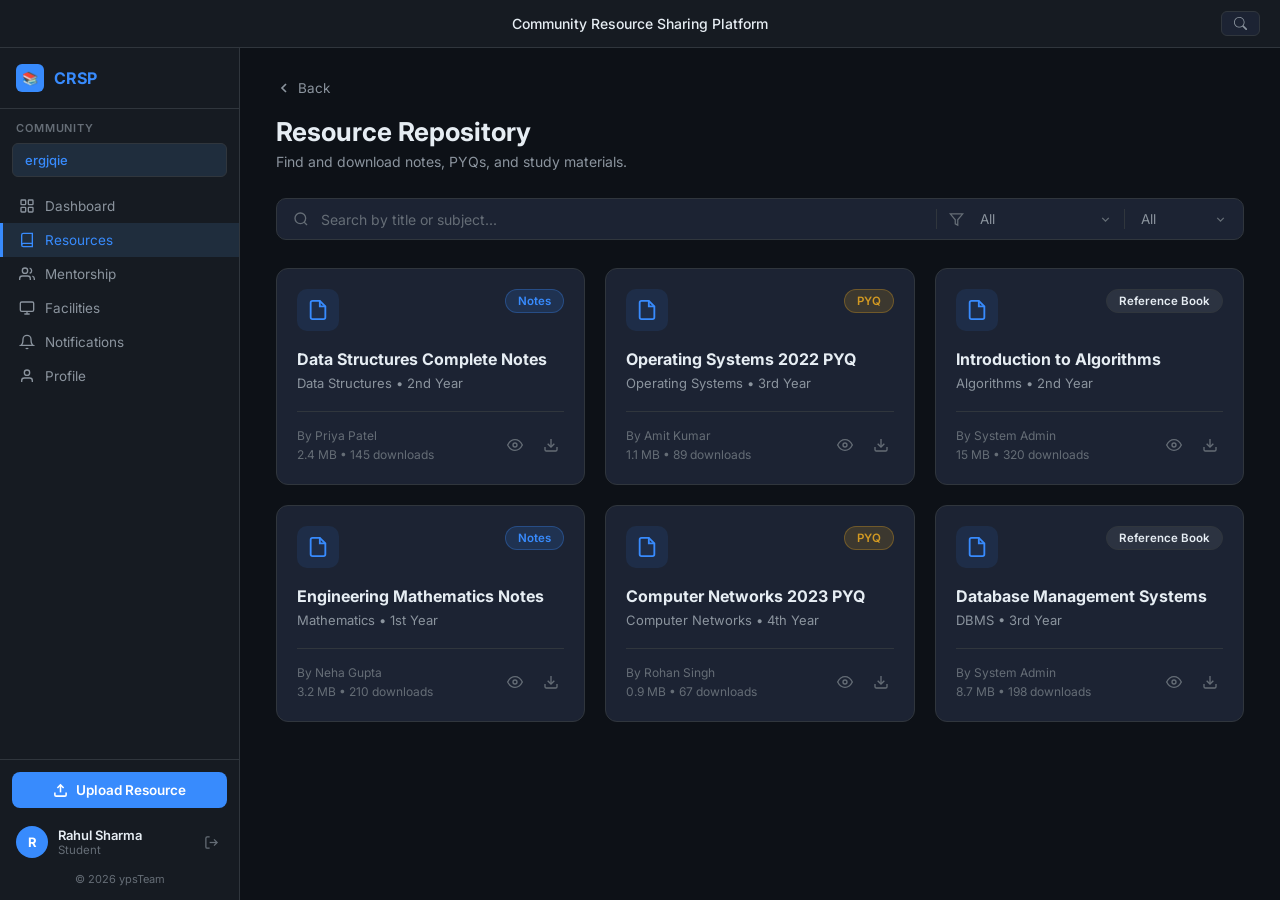
<file: resources.html>
<!DOCTYPE html>
<html lang="en">
<head>
<meta charset="UTF-8">
<meta name="viewport" content="width=device-width, initial-scale=1.0">
<title>Resources - Community Resource Sharing Platform</title>
<link href="https://fonts.googleapis.com/css2?family=Inter:wght@300;400;500;600;700&display=swap" rel="stylesheet">
<link rel="stylesheet" href="css/resources.css">
<link rel="stylesheet" href="css/responsive.css">


</head>
<body>

<!-- TOPBAR -->
<div class="topbar">
  <span class="topbar-title">Community Resource Sharing Platform</span>
  <div class="topbar-actions">
    <button class="topbar-btn">
      <svg width="13" height="13" fill="currentColor" viewBox="0 0 16 16"><path d="M11.742 10.344a6.5 6.5 0 1 0-1.397 1.398h-.001c.03.04.062.078.098.115l3.85 3.85a1 1 0 0 0 1.415-1.414l-3.85-3.85a1.007 1.007 0 0 0-.115-.099zm-5.242 1.656a5.5 5.5 0 1 1 0-11 5.5 5.5 0 0 1 0 11z"/></svg>
      
    </button>
    
  </div>
</div>

<div class="layout">
  <!-- SIDEBAR -->
  <aside class="sidebar">
    <div class="sidebar-logo">
      <div class="logo-icon">📚</div>
      <span class="logo-text">CRSP</span>
    </div>
    <div class="sidebar-section-label">Community</div>
    <div class="community-badge">ergjqie</div>
    <nav>
      <a class="nav-item" href="crsp_dashboard.html">
        <svg fill="none" stroke="currentColor" stroke-width="2" viewBox="0 0 24 24"><rect x="3" y="3" width="7" height="7" rx="1"/><rect x="14" y="3" width="7" height="7" rx="1"/><rect x="3" y="14" width="7" height="7" rx="1"/><rect x="14" y="14" width="7" height="7" rx="1"/></svg>
        Dashboard
      </a>
      <a class="nav-item active" href="resources.html">
        <svg fill="none" stroke="currentColor" stroke-width="2" viewBox="0 0 24 24"><path d="M4 19.5A2.5 2.5 0 0 1 6.5 17H20"/><path d="M6.5 2H20v20H6.5A2.5 2.5 0 0 1 4 19.5v-15A2.5 2.5 0 0 1 6.5 2z"/></svg>
        Resources
      </a>
      <a class="nav-item" href="mentorship.html" onclick="showToast('mentorship')">
        <svg fill="none" stroke="currentColor" stroke-width="2" viewBox="0 0 24 24"><path d="M17 21v-2a4 4 0 0 0-4-4H5a4 4 0 0 0-4 4v2"/><circle cx="9" cy="7" r="4"/><path d="M23 21v-2a4 4 0 0 0-3-3.87"/><path d="M16 3.13a4 4 0 0 1 0 7.75"/></svg>
        Mentorship
      </a>
      <a class="nav-item" href="facilities.html" onclick="showToast('facilities')">
        <svg fill="none" stroke="currentColor" stroke-width="2" viewBox="0 0 24 24"><rect x="2" y="3" width="20" height="14" rx="2"/><path d="M8 21h8M12 17v4"/></svg>
        Facilities
      </a>
      <a class="nav-item" href="notifications.html" onclick="showToast('notifications')">
        <svg fill="none" stroke="currentColor" stroke-width="2" viewBox="0 0 24 24"><path d="M18 8A6 6 0 0 0 6 8c0 7-3 9-3 9h18s-3-2-3-9"/><path d="M13.73 21a2 2 0 0 1-3.46 0"/></svg>
        Notifications
      </a>
      <a class="nav-item" href="profile.html" onclick="showToast('profile')">
        <svg fill="none" stroke="currentColor" stroke-width="2" viewBox="0 0 24 24"><path d="M20 21v-2a4 4 0 0 0-4-4H8a4 4 0 0 0-4 4v2"/><circle cx="12" cy="7" r="4"/></svg>
        Profile
      </a>
    </nav>
    <div class="sidebar-bottom">
      <button class="upload-resource-btn" onclick="showToast('upload')">
        <svg width="15" height="15" fill="none" stroke="currentColor" stroke-width="2.5" viewBox="0 0 24 24"><path d="M21 15v4a2 2 0 0 1-2 2H5a2 2 0 0 1-2-2v-4"/><polyline points="17 8 12 3 7 8"/><line x1="12" y1="3" x2="12" y2="15"/></svg>
        Upload Resource
      </button>
      <div class="user-profile">
        <div class="user-avatar">R</div>
        <div class="user-info">
          <div class="user-name">Rahul Sharma</div>
          <div class="user-role">Student</div>
        </div>
        <button class="logout-btn" title="Logout" onclick="window.location.href='login.html'">
          <svg width="15" height="15" fill="none" stroke="currentColor" stroke-width="2" viewBox="0 0 24 24"><path d="M9 21H5a2 2 0 0 1-2-2V5a2 2 0 0 1 2-2h4"/><polyline points="16 17 21 12 16 7"/><line x1="21" y1="12" x2="9" y2="12"/></svg>
        </button>
      </div>
      <div class="sidebar-copyright">© 2026 ypsTeam</div>
    </div>
  </aside>

  <!-- MAIN -->
  <main class="main">
    <a class="back-link" href="crsp_dashboard.html">
      <svg width="16" height="16" fill="none" stroke="currentColor" stroke-width="2.5" viewBox="0 0 24 24"><polyline points="15 18 9 12 15 6"/></svg>
      Back
    </a>

    <h1 class="page-title">Resource Repository</h1>
    <p class="page-subtitle">Find and download notes, PYQs, and study materials.</p>

    <!-- SEARCH + FILTER -->
    <div class="search-bar">
      <svg class="search-icon" width="16" height="16" fill="none" stroke="currentColor" stroke-width="2" viewBox="0 0 24 24"><circle cx="11" cy="11" r="8"/><line x1="21" y1="21" x2="16.65" y2="16.65"/></svg>
      <input class="search-input" type="text" placeholder="Search by title or subject..." id="search-input" oninput="filterCards()" />
      <div class="filter-divider"></div>
      <svg class="filter-icon" width="15" height="15" fill="none" stroke="currentColor" stroke-width="2" viewBox="0 0 24 24"><polygon points="22 3 2 3 10 12.46 10 19 14 21 14 12.46 22 3"/></svg>
      <select class="filter-select" id="filter-type" onchange="filterCards()">
        <option value="All">All</option>
        <option value="Notes">Notes</option>
        <option value="PYQ">PYQ</option>
        <option value="Reference Book">Reference Book</option>
      </select>
      <svg class="chevron" width="13" height="13" fill="none" stroke="currentColor" stroke-width="2.5" viewBox="0 0 24 24"><polyline points="6 9 12 15 18 9"/></svg>
      <div class="filter-divider"></div>
      <select class="filter-select" id="filter-year" onchange="filterCards()">
        <option value="All">All</option>
        <option value="1st Year">1st Year</option>
        <option value="2nd Year">2nd Year</option>
        <option value="3rd Year">3rd Year</option>
        <option value="4th Year">4th Year</option>
      </select>
      <svg class="chevron" width="13" height="13" fill="none" stroke="currentColor" stroke-width="2.5" viewBox="0 0 24 24"><polyline points="6 9 12 15 18 9"/></svg>
    </div>

    <!-- RESOURCE CARDS -->
    <div class="resource-grid" id="resource-grid">

      <div class="resource-card" data-type="Notes" data-year="2nd Year" data-title="Data Structures Complete Notes" data-subject="Data Structures">
        <div class="card-top">
          <div class="card-file-icon">
            <svg width="22" height="22" fill="none" stroke="currentColor" stroke-width="2" viewBox="0 0 24 24"><path d="M14 2H6a2 2 0 0 0-2 2v16a2 2 0 0 0 2 2h12a2 2 0 0 0 2-2V8z"/><polyline points="14 2 14 8 20 8"/></svg>
          </div>
          <span class="card-tag tag-notes">Notes</span>
        </div>
        <div class="card-title">Data Structures Complete Notes</div>
        <div class="card-subject">Data Structures • 2nd Year</div>
        <div class="card-footer">
          <div class="card-meta">
            <span>By Priya Patel</span>
            <span>2.4 MB • 145 downloads</span>
          </div>
          <div class="card-actions">
            <button class="icon-btn" onclick="event.stopPropagation(); showToast('view', 'Data Structures Complete Notes')" title="Preview">
              <svg width="16" height="16" fill="none" stroke="currentColor" stroke-width="2" viewBox="0 0 24 24"><path d="M1 12s4-8 11-8 11 8 11 8-4 8-11 8-11-8-11-8z"/><circle cx="12" cy="12" r="3"/></svg>
            </button>
            <button class="icon-btn" onclick="event.stopPropagation(); showToast('download', 'Data Structures Complete Notes')" title="Download">
              <svg width="16" height="16" fill="none" stroke="currentColor" stroke-width="2" viewBox="0 0 24 24"><path d="M21 15v4a2 2 0 0 1-2 2H5a2 2 0 0 1-2-2v-4"/><polyline points="7 10 12 15 17 10"/><line x1="12" y1="15" x2="12" y2="3"/></svg>
            </button>
          </div>
        </div>
      </div>

      <div class="resource-card" data-type="PYQ" data-year="3rd Year" data-title="Operating Systems 2022 PYQ" data-subject="Operating Systems">
        <div class="card-top">
          <div class="card-file-icon">
            <svg width="22" height="22" fill="none" stroke="currentColor" stroke-width="2" viewBox="0 0 24 24"><path d="M14 2H6a2 2 0 0 0-2 2v16a2 2 0 0 0 2 2h12a2 2 0 0 0 2-2V8z"/><polyline points="14 2 14 8 20 8"/></svg>
          </div>
          <span class="card-tag tag-pyq">PYQ</span>
        </div>
        <div class="card-title">Operating Systems 2022 PYQ</div>
        <div class="card-subject">Operating Systems • 3rd Year</div>
        <div class="card-footer">
          <div class="card-meta">
            <span>By Amit Kumar</span>
            <span>1.1 MB • 89 downloads</span>
          </div>
          <div class="card-actions">
            <button class="icon-btn" onclick="event.stopPropagation(); showToast('view', 'Operating Systems 2022 PYQ')" title="Preview">
              <svg width="16" height="16" fill="none" stroke="currentColor" stroke-width="2" viewBox="0 0 24 24"><path d="M1 12s4-8 11-8 11 8 11 8-4 8-11 8-11-8-11-8z"/><circle cx="12" cy="12" r="3"/></svg>
            </button>
            <button class="icon-btn" onclick="event.stopPropagation(); showToast('download', 'Operating Systems 2022 PYQ')" title="Download">
              <svg width="16" height="16" fill="none" stroke="currentColor" stroke-width="2" viewBox="0 0 24 24"><path d="M21 15v4a2 2 0 0 1-2 2H5a2 2 0 0 1-2-2v-4"/><polyline points="7 10 12 15 17 10"/><line x1="12" y1="15" x2="12" y2="3"/></svg>
            </button>
          </div>
        </div>
      </div>

      <div class="resource-card" data-type="Reference Book" data-year="2nd Year" data-title="Introduction to Algorithms" data-subject="Algorithms">
        <div class="card-top">
          <div class="card-file-icon">
            <svg width="22" height="22" fill="none" stroke="currentColor" stroke-width="2" viewBox="0 0 24 24"><path d="M14 2H6a2 2 0 0 0-2 2v16a2 2 0 0 0 2 2h12a2 2 0 0 0 2-2V8z"/><polyline points="14 2 14 8 20 8"/></svg>
          </div>
          <span class="card-tag tag-ref">Reference Book</span>
        </div>
        <div class="card-title">Introduction to Algorithms</div>
        <div class="card-subject">Algorithms • 2nd Year</div>
        <div class="card-footer">
          <div class="card-meta">
            <span>By System Admin</span>
            <span>15 MB • 320 downloads</span>
          </div>
          <div class="card-actions">
            <button class="icon-btn" onclick="event.stopPropagation(); showToast('view', 'Introduction to Algorithms')" title="Preview">
              <svg width="16" height="16" fill="none" stroke="currentColor" stroke-width="2" viewBox="0 0 24 24"><path d="M1 12s4-8 11-8 11 8 11 8-4 8-11 8-11-8-11-8z"/><circle cx="12" cy="12" r="3"/></svg>
            </button>
            <button class="icon-btn" onclick="event.stopPropagation(); showToast('download', 'Introduction to Algorithms')" title="Download">
              <svg width="16" height="16" fill="none" stroke="currentColor" stroke-width="2" viewBox="0 0 24 24"><path d="M21 15v4a2 2 0 0 1-2 2H5a2 2 0 0 1-2-2v-4"/><polyline points="7 10 12 15 17 10"/><line x1="12" y1="15" x2="12" y2="3"/></svg>
            </button>
          </div>
        </div>
      </div>

      <div class="resource-card" data-type="Notes" data-year="1st Year" data-title="Engineering Mathematics Notes" data-subject="Mathematics">
        <div class="card-top">
          <div class="card-file-icon">
            <svg width="22" height="22" fill="none" stroke="currentColor" stroke-width="2" viewBox="0 0 24 24"><path d="M14 2H6a2 2 0 0 0-2 2v16a2 2 0 0 0 2 2h12a2 2 0 0 0 2-2V8z"/><polyline points="14 2 14 8 20 8"/></svg>
          </div>
          <span class="card-tag tag-notes">Notes</span>
        </div>
        <div class="card-title">Engineering Mathematics Notes</div>
        <div class="card-subject">Mathematics • 1st Year</div>
        <div class="card-footer">
          <div class="card-meta">
            <span>By Neha Gupta</span>
            <span>3.2 MB • 210 downloads</span>
          </div>
          <div class="card-actions">
            <button class="icon-btn" onclick="event.stopPropagation(); showToast('view', 'Engineering Mathematics Notes')" title="Preview">
              <svg width="16" height="16" fill="none" stroke="currentColor" stroke-width="2" viewBox="0 0 24 24"><path d="M1 12s4-8 11-8 11 8 11 8-4 8-11 8-11-8-11-8z"/><circle cx="12" cy="12" r="3"/></svg>
            </button>
            <button class="icon-btn" onclick="event.stopPropagation(); showToast('download', 'Engineering Mathematics Notes')" title="Download">
              <svg width="16" height="16" fill="none" stroke="currentColor" stroke-width="2" viewBox="0 0 24 24"><path d="M21 15v4a2 2 0 0 1-2 2H5a2 2 0 0 1-2-2v-4"/><polyline points="7 10 12 15 17 10"/><line x1="12" y1="15" x2="12" y2="3"/></svg>
            </button>
          </div>
        </div>
      </div>

      <div class="resource-card" data-type="PYQ" data-year="4th Year" data-title="Computer Networks 2023 PYQ" data-subject="Computer Networks">
        <div class="card-top">
          <div class="card-file-icon">
            <svg width="22" height="22" fill="none" stroke="currentColor" stroke-width="2" viewBox="0 0 24 24"><path d="M14 2H6a2 2 0 0 0-2 2v16a2 2 0 0 0 2 2h12a2 2 0 0 0 2-2V8z"/><polyline points="14 2 14 8 20 8"/></svg>
          </div>
          <span class="card-tag tag-pyq">PYQ</span>
        </div>
        <div class="card-title">Computer Networks 2023 PYQ</div>
        <div class="card-subject">Computer Networks • 4th Year</div>
        <div class="card-footer">
          <div class="card-meta">
            <span>By Rohan Singh</span>
            <span>0.9 MB • 67 downloads</span>
          </div>
          <div class="card-actions">
            <button class="icon-btn" onclick="event.stopPropagation(); showToast('view', 'Computer Networks 2023 PYQ')" title="Preview">
              <svg width="16" height="16" fill="none" stroke="currentColor" stroke-width="2" viewBox="0 0 24 24"><path d="M1 12s4-8 11-8 11 8 11 8-4 8-11 8-11-8-11-8z"/><circle cx="12" cy="12" r="3"/></svg>
            </button>
            <button class="icon-btn" onclick="event.stopPropagation(); showToast('download', 'Computer Networks 2023 PYQ')" title="Download">
              <svg width="16" height="16" fill="none" stroke="currentColor" stroke-width="2" viewBox="0 0 24 24"><path d="M21 15v4a2 2 0 0 1-2 2H5a2 2 0 0 1-2-2v-4"/><polyline points="7 10 12 15 17 10"/><line x1="12" y1="15" x2="12" y2="3"/></svg>
            </button>
          </div>
        </div>
      </div>

      <div class="resource-card" data-type="Reference Book" data-year="3rd Year" data-title="Database Management Systems" data-subject="DBMS">
        <div class="card-top">
          <div class="card-file-icon">
            <svg width="22" height="22" fill="none" stroke="currentColor" stroke-width="2" viewBox="0 0 24 24"><path d="M14 2H6a2 2 0 0 0-2 2v16a2 2 0 0 0 2 2h12a2 2 0 0 0 2-2V8z"/><polyline points="14 2 14 8 20 8"/></svg>
          </div>
          <span class="card-tag tag-ref">Reference Book</span>
        </div>
        <div class="card-title">Database Management Systems</div>
        <div class="card-subject">DBMS • 3rd Year</div>
        <div class="card-footer">
          <div class="card-meta">
            <span>By System Admin</span>
            <span>8.7 MB • 198 downloads</span>
          </div>
          <div class="card-actions">
            <button class="icon-btn" onclick="event.stopPropagation(); showToast('view', 'Database Management Systems')" title="Preview">
              <svg width="16" height="16" fill="none" stroke="currentColor" stroke-width="2" viewBox="0 0 24 24"><path d="M1 12s4-8 11-8 11 8 11 8-4 8-11 8-11-8-11-8z"/><circle cx="12" cy="12" r="3"/></svg>
            </button>
            <button class="icon-btn" onclick="event.stopPropagation(); showToast('download', 'Database Management Systems')" title="Download">
              <svg width="16" height="16" fill="none" stroke="currentColor" stroke-width="2" viewBox="0 0 24 24"><path d="M21 15v4a2 2 0 0 1-2 2H5a2 2 0 0 1-2-2v-4"/><polyline points="7 10 12 15 17 10"/><line x1="12" y1="15" x2="12" y2="3"/></svg>
            </button>
          </div>
        </div>
      </div>

    </div><!-- end grid -->

    <div id="no-results" style="display:none; text-align:center; padding: 60px 0; color: var(--text-muted); font-size:14px;">
      No resources found matching your search.
    </div>
  </main>
</div>

<!-- TOAST CONTAINER -->
<div class="toast-container" id="toast-container"></div>
<script src="js/resources.js" defer></script>
</body>
</html>
</file>
<file: css/index.css>
/* RESET */
*{
  margin:0;
  padding:0;
  box-sizing:border-box;
  font-family: Arial, Helvetica, sans-serif;
}

body{
  background:#0f172a;
  color:white;
  line-height:1.5;
}

/* TOPBAR */
.topbar{
  background:#020617;
  padding:8px 20px;
  display:flex;
  justify-content:space-between;
  align-items:center;
  font-size:14px;
  border-bottom:1px solid #1e293b;
}

.topbar-right{
  display:flex;
  gap:10px;
}

.topbar-btn{
  background:#0f172a;
  border:1px solid #334155;
  color:white;
  padding:6px 10px;
  border-radius:6px;
  cursor:pointer;
  display:flex;
  align-items:center;
  gap:5px;
}

/* NAVBAR */
.navbar{
  display:flex;
  justify-content:space-between;
  align-items:center;
  padding:18px 40px;
  border-bottom:1px solid #1e293b;
}

.logo{
  display:flex;
  align-items:center;
  gap:8px;
  font-size:20px;
  font-weight:bold;
  color:white;
  text-decoration:none;
}

.nav-actions button{
  margin-left:10px;
}

/* BUTTONS */
.btn-login{
  background:transparent;
  border:1px solid #3b82f6;
  color:#3b82f6;
  padding:8px 16px;
  border-radius:6px;
  cursor:pointer;
}

.btn-getstarted{
  background:#3b82f6;
  border:none;
  color:white;
  padding:8px 16px;
  border-radius:6px;
  cursor:pointer;
}

.btn-big-fill{
  background:#2563eb;
  border:none;
  padding:14px 24px;
  border-radius:8px;
  color:white;
  font-size:16px;
  cursor:pointer;
  display:flex;
  align-items:center;
  gap:8px;
}

.btn-big-ghost{
  background:transparent;
  border:1px solid #3b82f6;
  padding:14px 24px;
  border-radius:8px;
  color:#3b82f6;
  font-size:16px;
  cursor:pointer;
}

/* HERO */
.hero{
  padding:120px 20px;
  text-align:center;
}

.hero h1{
  font-size:48px;
  margin-bottom:20px;
}

.white{
  display:block;
  color:white;
}

.blue{
  display:block;
  color:#3b82f6;
}

.hero p{
  max-width:700px;
  margin:auto;
  color:#cbd5f5;
}

.hero-btns{
  margin-top:30px;
  display:flex;
  justify-content:center;
  gap:20px;
}

/* PROBLEM SECTION */
.section-problem{
  display:flex;
  justify-content:space-between;
  padding:80px 40px;
  gap:40px;
}

.prob-left{
  width:50%;
}

.prob-left h2{
  font-size:32px;
  margin-bottom:20px;
}

.check-row{
  display:flex;
  align-items:center;
  gap:10px;
  margin:12px 0;
}

/* TESTIMONIAL */
.testi-wrap{
  width:40%;
  display:flex;
  flex-direction:column;
  gap:20px;
}

.testi-card{
  background:#020617;
  padding:20px;
  border-radius:10px;
  border:1px solid #1e293b;
}

.testi-top{
  display:flex;
  align-items:center;
  gap:10px;
  margin-bottom:10px;
}

.testi-av{
  width:40px;
  height:40px;
  border-radius:50%;
  display:flex;
  align-items:center;
  justify-content:center;
  color:white;
  font-weight:bold;
}

.testi-name{
  font-weight:bold;
}

.testi-role{
  font-size:12px;
  color:#94a3b8;
}

/* FEATURES */
.section-features{
  padding:80px 40px;
  text-align:center;
}

.sec-title{
  font-size:32px;
}

.sec-sub{
  color:#94a3b8;
  margin:10px 0 40px;
}

.feat-grid{
  display:grid;
  grid-template-columns:repeat(4,1fr);
  gap:20px;
}

.feat-card{
  background:#020617;
  padding:25px;
  border-radius:10px;
  border:1px solid #1e293b;
}

.feat-title{
  font-size:18px;
  margin:10px 0;
}

.feat-desc{
  color:#94a3b8;
  font-size:14px;
}

/* FOOTER */
.footer{
  border-top:1px solid #1e293b;
  padding:30px;
  text-align:center;
  margin-top:40px;
}
svg{
  width:20px;
  height:20px;
}

.footer-logo svg,
.logo svg{
  width: 24px;
  height: 24px;
}
.footer-logo{
  display:flex;
  justify-content:center;
  align-items:center;
  gap:8px;
  font-weight:bold;
  margin-bottom:10px;
}

.footer-logo svg{
  width:22px;
  height:22px;
}
.footer-copy{
  font-size:14px;
  color:#94a3b8;
}

.footer-dev{
  font-size:13px;
  color:#64748b;
  margin-top:5px;
}
@media(max-width:900px){

  .section-problem{
    flex-direction:column;
  }

  .prob-left,
  .testi-wrap{
    width:100%;
  }

  .feat-grid{
    grid-template-columns:repeat(2,1fr);
  }

  .hero h1{
    font-size:32px;
  }

}

@media(max-width:600px){

  .feat-grid{
    grid-template-columns:1fr;
  }

  .navbar{
    padding:15px;
  }

}
.footer-logo svg,
.logo svg{
  width: 24px;
  height: 24px;
}
</file>
<file: css/responsive.css>
/* ===================== */
/* Tablet */
/* ===================== */
@media (max-width: 1000px) {

    .cards {
        grid-template-columns: repeat(2, 1fr);
    }

    .bottom {
        grid-template-columns: 1fr;
    }

    .sidebar {
        width: 180px;
    }

    .main {
        padding: 20px;
    }
}


/* ===================== */
/* Mobile */
/* ===================== */
@media (max-width: 700px) {

    .container {
        flex-direction: column;
    }

    .sidebar {
        width: 100%;
        height: auto;
    }

    .cards {
        grid-template-columns: 1fr;
    }

    .header {
        flex-direction: column;
        align-items: flex-start;
        gap: 10px;
    }

    .bottom {
        grid-template-columns: 1fr;
    }

    .main {
        padding: 15px;
    }
}


/* ===================== */
/* Small Mobile */
/* ===================== */
@media (max-width: 500px) {

    h1 {
        font-size: 22px;
    }

    .card {
        padding: 15px;
    }

    .sidebar a {
        padding: 10px;
    }

}
</file>
<file: css/dashboard.css>
*, *::before, *::after { box-sizing: border-box; margin: 0; padding: 0; }
:root {
  --bg: #0d1117; --bg2: #161b22; --card: #1c2333; --hover: #21262d;
  --border: #30363d; --text: #e6edf3; --text2: #8b949e; --muted: #656d76;
  --blue: #388bfd; --green: #3fb950; --orange: #d29922; --purple: #a371f7; --red: #f85149;
  --sidebar-w: 240px;
  --topbar-h: 48px;
}
body {
  font-family: -apple-system, BlinkMacSystemFont, 'Segoe UI', Helvetica, Arial, sans-serif;
  background: var(--bg);
  color: var(--text);
  min-height: 100vh;
  overflow-x: hidden;
}

/* ── TOPBAR ── */
.topbar {
  position: fixed; top: 0; left: 0; right: 0; height: var(--topbar-h); z-index: 300;
  background: var(--bg2); border-bottom: 1px solid var(--border);
  display: flex; align-items: center; justify-content: center;
}
.topbar-title { font-size: 14px; font-weight: 500; }
.topbar-left { position: absolute; left: 16px; }
.topbar-right { position: absolute; right: 16px; display: flex; gap: 8px; align-items: center; }
.menu-btn {
  display: none; background: none; border: none; color: var(--text2);
  cursor: pointer; padding: 6px; border-radius: 6px; transition: all 0.15s;
}
.menu-btn:hover { background: var(--hover); color: var(--text); }
.topbar-btn {
  display: flex; align-items: center; gap: 5px;
  background: var(--card); border: 1px solid var(--border); color: var(--text2);
  padding: 5px 12px; border-radius: 6px; font-size: 12px; font-family: inherit; cursor: pointer; transition: all 0.15s;
}
.topbar-btn:hover { background: var(--hover); color: var(--text); }
.chat-btn {
  display: flex; align-items: center; gap: 6px; position: relative;
  background: var(--card); border: 1px solid var(--border); color: var(--text2);
  padding: 5px 12px; border-radius: 6px; font-size: 12px; font-family: inherit; cursor: pointer; transition: all 0.15s;
}
.chat-btn:hover { background: var(--hover); color: var(--text); }
.chat-dot {
  position: absolute; top: 4px; right: 4px;
  width: 7px; height: 7px; background: var(--blue); border-radius: 50%;
  border: 1.5px solid var(--bg2);
}

/* ── LAYOUT ── */
.layout { display: flex; margin-top: var(--topbar-h); min-height: calc(100vh - var(--topbar-h)); }

/* ── SIDEBAR OVERLAY (mobile) ── */
.sidebar-overlay {
  display: none; position: fixed; inset: 0; background: rgba(0,0,0,0.6);
  z-index: 250; top: var(--topbar-h);
}
.sidebar-overlay.show { display: block; }

/* ── SIDEBAR ── */
.sidebar {
  width: var(--sidebar-w); background: var(--bg2); border-right: 1px solid var(--border);
  display: flex; flex-direction: column; flex-shrink: 0;
  height: calc(100vh - var(--topbar-h)); position: sticky; top: var(--topbar-h);
  transition: transform 0.28s cubic-bezier(0.4,0,0.2,1);
  z-index: 260;
}
.sb-logo { display: flex; align-items: center; gap: 10px; padding: 16px; border-bottom: 1px solid var(--border); }
.sb-logo-icon { width: 28px; height: 28px; background: var(--blue); border-radius: 6px; display: flex; align-items: center; justify-content: center; font-size: 13px; font-weight: 700; color: white; flex-shrink: 0; }
.sb-logo-text { font-size: 16px; font-weight: 800; color: var(--blue); }
.sb-section-label { font-size: 11px; font-weight: 600; color: var(--muted); letter-spacing: 0.08em; text-transform: uppercase; padding: 12px 16px 4px; }
.community-badge { margin: 4px 12px 12px; background: #1f2d3d; border: 1px solid var(--border); border-radius: 6px; padding: 8px 12px; font-size: 13px; font-weight: 500; color: var(--blue); cursor: pointer; }
.sb-nav { flex: 1; overflow-y: auto; }
.nav-item {
  display: flex; align-items: center; gap: 10px; padding: 9px 16px;
  font-size: 13.5px; color: var(--text2); text-decoration: none;
  border-left: 3px solid transparent; transition: all 0.15s;
}
.nav-item:hover { background: var(--hover); color: var(--text); }
.nav-item.active { background: #1f2d3d; color: var(--blue); border-left-color: var(--blue); }
.nav-item svg { width: 16px; height: 16px; flex-shrink: 0; }
.sb-bottom { padding: 12px; border-top: 1px solid var(--border); }
.upload-btn {
  display: flex; align-items: center; justify-content: center; gap: 8px;
  width: 100%; background: var(--blue); color: white; border: none;
  padding: 10px 16px; border-radius: 8px; font-size: 13.5px; font-weight: 600;
  font-family: inherit; cursor: pointer; margin-bottom: 12px; transition: background 0.15s;
}
.upload-btn:hover { background: #1a7fe8; }
.user-row { display: flex; align-items: center; gap: 10px; padding: 6px 4px; }
.user-av { width: 32px; height: 32px; border-radius: 50%; background: var(--blue); display: flex; align-items: center; justify-content: center; font-size: 13px; font-weight: 700; color: white; flex-shrink: 0; }
.user-info { flex: 1; }
.user-name { font-size: 13px; font-weight: 600; }
.user-role { font-size: 11.5px; color: var(--muted); }
.logout-btn { background: none; border: none; color: var(--muted); cursor: pointer; padding: 4px; display: flex; align-items: center; border-radius: 5px; transition: color 0.15s; }
.logout-btn:hover { color: var(--red); }
.sb-copy { font-size: 11px; color: var(--muted); text-align: center; padding: 8px 0 2px; }

/* ── MAIN ── */
.main { flex: 1; padding: 32px 36px; overflow-y: auto; min-width: 0; }

/* PAGE HEADER */
.page-header { display: flex; align-items: flex-start; justify-content: space-between; margin-bottom: 28px; flex-wrap: wrap; gap: 14px; }
.welcome h1 { font-size: 24px; font-weight: 700; margin-bottom: 4px; }
.welcome p { font-size: 14px; color: var(--text2); }
.welcome p span { color: var(--blue); font-weight: 500; }
.quick-btn {
  display: flex; align-items: center; gap: 8px; background: var(--blue); color: white; border: none;
  padding: 10px 20px; border-radius: 8px; font-size: 14px; font-weight: 600;
  font-family: inherit; cursor: pointer; transition: background 0.15s; white-space: nowrap;
}
.quick-btn:hover { background: #1a7fe8; }

/* STATS */
.stats-grid { display: grid; grid-template-columns: repeat(4,1fr); gap: 16px; margin-bottom: 28px; }
.stat-card { background: var(--card); border: 1px solid var(--border); border-radius: 10px; padding: 20px; transition: border-color 0.15s; }
.stat-card:hover { border-color: #444d56; }
.stat-hdr { display: flex; align-items: center; justify-content: space-between; margin-bottom: 12px; }
.stat-icon { width: 36px; height: 36px; border-radius: 8px; display: flex; align-items: center; justify-content: center; }
.stat-icon.blue { background: rgba(56,139,253,0.12); color: var(--blue); }
.stat-icon.green { background: rgba(63,185,80,0.12); color: var(--green); }
.stat-icon.orange { background: rgba(210,153,34,0.12); color: var(--orange); }
.stat-icon.purple { background: rgba(163,113,247,0.12); color: var(--purple); }
.stat-trend { color: var(--green); font-size: 16px; }
.stat-label { font-size: 12.5px; color: var(--text2); margin-bottom: 4px; }
.stat-value { font-size: 28px; font-weight: 700; }

/* CONTENT ROW */
.content-row { display: grid; grid-template-columns: 1fr 340px; gap: 20px; margin-bottom: 20px; align-items: start; }
.sec-card { background: var(--card); border: 1px solid var(--border); border-radius: 10px; overflow: hidden; }
.sec-hdr { display: flex; align-items: center; justify-content: space-between; padding: 18px 20px; border-bottom: 1px solid var(--border); }
.sec-title { font-size: 15px; font-weight: 600; }
.view-all { font-size: 13px; color: var(--blue); text-decoration: none; cursor: pointer; }
.view-all:hover { text-decoration: underline; }
.note-row { display: flex; align-items: center; justify-content: space-between; padding: 14px 20px; border-bottom: 1px solid var(--border); cursor: pointer; transition: background 0.12s; }
.note-row:last-child { border-bottom: none; }
.note-row:hover { background: var(--hover); }
.note-left { display: flex; align-items: center; gap: 14px; }
.note-icon { width: 36px; height: 36px; background: rgba(56,139,253,0.1); border-radius: 8px; display: flex; align-items: center; justify-content: center; color: var(--blue); flex-shrink: 0; }
.note-title { font-size: 14px; font-weight: 500; margin-bottom: 2px; }
.note-meta { font-size: 12px; color: var(--muted); }
.note-right { display: flex; flex-direction: column; align-items: flex-end; gap: 6px; }
.tag { display: inline-block; padding: 3px 10px; border-radius: 20px; font-size: 11px; font-weight: 600; }
.tag-notes { background: rgba(56,139,253,0.15); color: var(--blue); border: 1px solid rgba(56,139,253,0.3); }
.tag-pyq { background: rgba(210,153,34,0.15); color: var(--orange); border: 1px solid rgba(210,153,34,0.3); }
.tag-ref { background: rgba(63,185,80,0.12); color: var(--green); border: 1px solid rgba(63,185,80,0.3); }
.note-date { font-size: 11.5px; color: var(--muted); }
.ann-hdr { display: flex; align-items: center; gap: 8px; padding: 18px; border-bottom: 1px solid var(--border); }
.ann-hdr span { font-size: 15px; font-weight: 600; }
.ann-item { padding: 14px 18px; border-bottom: 1px solid var(--border); cursor: pointer; transition: background 0.12s; }
.ann-item:hover { background: var(--hover); }
.ann-item:last-of-type { border-bottom: none; }
.ann-row { display: flex; align-items: center; gap: 8px; margin-bottom: 4px; }
.ann-title { font-size: 13.5px; font-weight: 600; }
.ann-dot { width: 8px; height: 8px; border-radius: 50%; background: var(--blue); flex-shrink: 0; }
.ann-body { font-size: 12.5px; color: var(--text2); line-height: 1.5; margin-bottom: 5px; }
.ann-time { font-size: 11.5px; color: var(--muted); }
.view-all-notif { display: block; text-align: center; padding: 14px; font-size: 13px; color: var(--blue); text-decoration: none; border-top: 1px solid var(--border); }
.view-all-notif:hover { background: var(--hover); }

/* CONTRIBUTORS */
.contrib-grid { display: flex; padding: 24px 20px; }
.contributor { flex: 1; display: flex; flex-direction: column; align-items: center; gap: 10px; }
.contrib-av { width: 58px; height: 58px; border-radius: 50%; display: flex; align-items: center; justify-content: center; font-size: 15px; font-weight: 700; color: white; }
.contrib-name { font-size: 13px; font-weight: 500; }
.contrib-meta { font-size: 12px; color: var(--muted); }

/* ── UPLOAD MODAL ── */
.modal-overlay { position: fixed; inset: 0; background: rgba(0,0,0,0.65); display: flex; align-items: center; justify-content: center; padding: 20px; z-index: 500; opacity: 0; pointer-events: none; transition: opacity 0.2s; }
.modal-overlay.open { opacity: 1; pointer-events: all; }
.modal { background: var(--card); border: 1px solid var(--border); border-radius: 14px; width: 100%; max-width: 480px; padding: 28px; transform: translateY(18px); transition: transform 0.25s cubic-bezier(0.34,1.56,0.64,1); }
.modal-overlay.open .modal { transform: none; }
.modal-hdr { display: flex; align-items: center; justify-content: space-between; margin-bottom: 22px; }
.modal-title { font-size: 17px; font-weight: 700; }
.modal-close { background: none; border: none; color: var(--muted); cursor: pointer; padding: 4px; border-radius: 6px; display: flex; align-items: center; }
.modal-close:hover { color: var(--text); }
.drop-zone {
  border: 2px dashed var(--border); border-radius: 10px; padding: 36px 20px;
  text-align: center; cursor: pointer; transition: border-color 0.2s, background 0.2s; margin-bottom: 18px;
}
.drop-zone:hover, .drop-zone.drag-over { border-color: var(--blue); background: rgba(56,139,253,0.05); }
.drop-icon { color: var(--blue); margin-bottom: 12px; }
.drop-title { font-size: 14px; font-weight: 600; margin-bottom: 5px; }
.drop-sub { font-size: 12.5px; color: var(--muted); }
.drop-sub span { color: var(--blue); text-decoration: underline; }
.selected-file { display: none; align-items: center; gap: 12px; background: rgba(56,139,253,0.08); border: 1px solid rgba(56,139,253,0.25); border-radius: 8px; padding: 12px 14px; margin-bottom: 18px; }
.selected-file.show { display: flex; }
.sf-icon { color: var(--blue); flex-shrink: 0; }
.sf-name { font-size: 13.5px; font-weight: 500; flex: 1; overflow: hidden; text-overflow: ellipsis; white-space: nowrap; }
.sf-size { font-size: 12px; color: var(--muted); }
.sf-remove { background: none; border: none; color: var(--muted); cursor: pointer; padding: 2px; display: flex; align-items: center; }
.sf-remove:hover { color: var(--red); }
.lbl { display: block; font-size: 13px; font-weight: 500; margin-bottom: 7px; color: var(--text); }
.inp, .sel { width: 100%; background: var(--bg2); border: 1px solid var(--border); border-radius: 7px; padding: 10px 13px; font-size: 14px; font-family: inherit; color: var(--text); outline: none; margin-bottom: 14px; transition: border-color 0.15s; }
.inp::placeholder { color: var(--muted); }
.inp:focus, .sel:focus { border-color: var(--blue); }
.sel option { background: var(--card); }
.form-row { display: grid; grid-template-columns: 1fr 1fr; gap: 12px; }
.progress-wrap { display: none; margin-bottom: 14px; }
.progress-wrap.show { display: block; }
.progress-lbl { font-size: 12px; color: var(--muted); margin-bottom: 6px; }
.progress-bg { height: 6px; background: var(--border); border-radius: 10px; overflow: hidden; }
.progress-fill { height: 100%; background: var(--blue); border-radius: 10px; width: 0%; transition: width 0.1s linear; }
.modal-ftr { display: flex; gap: 10px; justify-content: flex-end; }
.btn-cancel { background: none; border: 1px solid var(--border); color: var(--text2); padding: 9px 20px; border-radius: 7px; font-size: 13.5px; font-family: inherit; cursor: pointer; }
.btn-cancel:hover { border-color: #555; color: var(--text); }
.btn-upload { background: var(--blue); color: white; border: none; padding: 9px 22px; border-radius: 7px; font-size: 13.5px; font-weight: 600; font-family: inherit; cursor: pointer; display: flex; align-items: center; gap: 7px; }
.btn-upload:hover { background: #1a7fe8; }
#file-input { display: none; }

/* ── CHAT PANEL ── */
.chat-panel {
  position: fixed; top: var(--topbar-h); right: 0;
  width: 340px; height: calc(100vh - var(--topbar-h));
  background: var(--bg2); border-left: 1px solid var(--border);
  display: flex; flex-direction: column; z-index: 280;
  transform: translateX(100%); transition: transform 0.3s cubic-bezier(0.4,0,0.2,1);
}
.chat-panel.open { transform: none; }
.chat-phdr { display: flex; align-items: center; justify-content: space-between; padding: 14px 18px; border-bottom: 1px solid var(--border); flex-shrink: 0; }
.chat-ptitle { font-size: 15px; font-weight: 700; }
.chat-psub { font-size: 11.5px; color: var(--green); display: flex; align-items: center; gap: 5px; margin-top: 2px; }
.online-dot { width: 6px; height: 6px; background: var(--green); border-radius: 50%; }
.chat-close { background: none; border: none; color: var(--muted); cursor: pointer; padding: 4px; border-radius: 5px; display: flex; align-items: center; }
.chat-close:hover { color: var(--text); }
.chat-msgs { flex: 1; overflow-y: auto; padding: 16px; display: flex; flex-direction: column; gap: 14px; }
.chat-msgs::-webkit-scrollbar { width: 4px; }
.chat-msgs::-webkit-scrollbar-thumb { background: var(--border); border-radius: 4px; }
.chat-msg { display: flex; gap: 10px; }
.chat-msg.own { flex-direction: row-reverse; }
.msg-av { width: 28px; height: 28px; border-radius: 50%; display: flex; align-items: center; justify-content: center; font-size: 11px; font-weight: 700; color: white; flex-shrink: 0; margin-top: 2px; }
.msg-body { max-width: 76%; }
.msg-meta { font-size: 11px; color: var(--muted); margin-bottom: 4px; }
.chat-msg.own .msg-meta { text-align: right; }
.bubble { background: var(--card); border: 1px solid var(--border); border-radius: 10px; padding: 9px 13px; font-size: 13px; line-height: 1.55; word-break: break-word; }
.chat-msg.own .bubble { background: rgba(56,139,253,0.14); border-color: rgba(56,139,253,0.3); }
.date-divider { text-align: center; font-size: 11px; color: var(--muted); padding: 2px 0; }
.chat-input-row { padding: 12px 14px; border-top: 1px solid var(--border); display: flex; gap: 8px; align-items: flex-end; flex-shrink: 0; }
.chat-inp { flex: 1; background: var(--card); border: 1px solid var(--border); border-radius: 8px; padding: 10px 13px; font-size: 13.5px; font-family: inherit; color: var(--text); outline: none; resize: none; max-height: 100px; transition: border-color 0.15s; }
.chat-inp::placeholder { color: var(--muted); }
.chat-inp:focus { border-color: var(--blue); }
.send-btn { background: var(--blue); border: none; color: white; width: 36px; height: 36px; border-radius: 8px; display: flex; align-items: center; justify-content: center; cursor: pointer; flex-shrink: 0; transition: background 0.15s; }
.send-btn:hover { background: #1a7fe8; }

/* ── TOAST ── */
.toast-wrap { position: fixed; bottom: 28px; right: 28px; display: flex; flex-direction: column; gap: 10px; z-index: 9999; pointer-events: none; }
.toast { display: flex; align-items: center; gap: 12px; background: var(--card); border: 1px solid var(--border); border-radius: 10px; padding: 13px 18px; color: var(--text); box-shadow: 0 8px 30px rgba(0,0,0,0.5); pointer-events: all; transform: translateX(120%); opacity: 0; transition: transform 0.35s cubic-bezier(0.34,1.56,0.64,1), opacity 0.3s; min-width: 240px; max-width: 320px; font-size: 13.5px; }
.toast.show { transform: none; opacity: 1; }
.toast.hide { transform: translateX(120%); opacity: 0; }
.toast-ic { width: 30px; height: 30px; border-radius: 8px; display: flex; align-items: center; justify-content: center; flex-shrink: 0; }
.toast-ic.green { background: rgba(63,185,80,0.15); color: var(--green); }
.toast-ic.blue { background: rgba(56,139,253,0.15); color: var(--blue); }
.toast-ic.orange { background: rgba(210,153,34,0.15); color: var(--orange); }
.t-title { font-weight: 600; font-size: 13px; margin-bottom: 2px; }
.t-msg { font-size: 12px; color: var(--text2); }
.t-close { background: none; border: none; color: var(--muted); cursor: pointer; padding: 2px; display: flex; align-items: center; margin-left: auto; }

/* ── RESPONSIVE ── */
@media (max-width: 1024px) {
  .stats-grid { grid-template-columns: repeat(2,1fr); }
  .content-row { grid-template-columns: 1fr; }
}
@media (max-width: 768px) {
  .menu-btn { display: flex; }
  .sidebar {
    position: fixed; top: var(--topbar-h); left: 0;
    height: calc(100vh - var(--topbar-h)); z-index: 260;
    transform: translateX(-100%);
  }
  .sidebar.open { transform: none; }
  .main { padding: 20px 16px; }
  .stats-grid { grid-template-columns: repeat(2,1fr); gap: 12px; }
  .chat-panel { width: 100%; }
}
@media (max-width: 480px) {
  .stats-grid { grid-template-columns: 1fr 1fr; }
  .contrib-grid { flex-wrap: wrap; }
  .contributor { min-width: 50%; }
}
</file>
<file: css/facilities.css>
*, *::before, *::after { box-sizing: border-box; margin: 0; padding: 0; }
  :root {
    --bg-primary: #0d1117; --bg-secondary: #161b22; --bg-card: #1c2333;
    --bg-hover: #21262d; --border: #30363d;
    --text-primary: #e6edf3; --text-secondary: #8b949e; --text-muted: #656d76;
    --accent-blue: #388bfd; --accent-green: #3fb950;
    --accent-orange: #d29922; --accent-purple: #a371f7;
  }
  body { font-family: 'Inter', sans-serif; background: var(--bg-primary); color: var(--text-primary); display: flex; flex-direction: column; min-height: 100vh; }

  /* TOPBAR */
  .topbar { background: var(--bg-secondary); border-bottom: 1px solid var(--border); display: flex; align-items: center; justify-content: center; padding: 0 20px; height: 48px; position: relative; flex-shrink: 0; }
  .topbar-title { font-size: 14px; font-weight: 500; }
  .topbar-actions { position: absolute; right: 20px; display: flex; gap: 8px; }
  .topbar-btn { display: flex; align-items: center; gap: 6px; background: var(--bg-card); border: 1px solid var(--border); color: var(--text-secondary); padding: 5px 12px; border-radius: 6px; font-size: 12px; font-family: inherit; cursor: pointer; transition: all 0.15s; }
  .topbar-btn:hover { background: var(--bg-hover); color: var(--text-primary); }

  /* LAYOUT */
  .layout { display: flex; flex: 1; overflow: hidden; }

  /* SIDEBAR */
  .sidebar { width: 240px; background: var(--bg-secondary); border-right: 1px solid var(--border); display: flex; flex-direction: column; flex-shrink: 0; height: calc(100vh - 48px); position: sticky; top: 0; }
  .sidebar-logo { display: flex; align-items: center; gap: 10px; padding: 16px; border-bottom: 1px solid var(--border); }
  .logo-icon { width: 28px; height: 28px; background: var(--accent-blue); border-radius: 6px; display: flex; align-items: center; justify-content: center; font-size: 13px; font-weight: 700; color: white; }
  .logo-text { font-size: 16px; font-weight: 700; color: var(--accent-blue); }
  .sidebar-section-label { font-size: 11px; font-weight: 600; color: var(--text-muted); letter-spacing: 0.08em; text-transform: uppercase; padding: 12px 16px 4px; }
  .community-badge { margin: 4px 12px 12px; background: #1f2d3d; border: 1px solid var(--border); border-radius: 6px; padding: 8px 12px; font-size: 13px; font-weight: 500; color: var(--accent-blue); cursor: pointer; }
  nav { flex: 1; }
  .nav-item { display: flex; align-items: center; gap: 10px; padding: 9px 16px; font-size: 13.5px; color: var(--text-secondary); cursor: pointer; transition: all 0.15s; border-left: 3px solid transparent; text-decoration: none; }
  .nav-item:hover { background: var(--bg-hover); color: var(--text-primary); }
  .nav-item.active { background: #1f2d3d; color: var(--accent-blue); border-left-color: var(--accent-blue); }
  .nav-item svg { width: 16px; height: 16px; flex-shrink: 0; }
  .sidebar-bottom { padding: 12px; border-top: 1px solid var(--border); }
  .upload-resource-btn { display: flex; align-items: center; justify-content: center; gap: 8px; width: 100%; background: var(--accent-blue); color: white; border: none; padding: 10px 16px; border-radius: 8px; font-size: 13.5px; font-weight: 600; font-family: inherit; cursor: pointer; margin-bottom: 12px; transition: background 0.15s; }
  .upload-resource-btn:hover { background: #1a7fe8; }
  .user-profile { display: flex; align-items: center; gap: 10px; padding: 6px 4px; }
  .user-avatar { width: 32px; height: 32px; border-radius: 50%; background: var(--accent-blue); display: flex; align-items: center; justify-content: center; font-size: 13px; font-weight: 700; color: white; flex-shrink: 0; }
  .user-info { flex: 1; }
  .user-name { font-size: 13px; font-weight: 600; }
  .user-role { font-size: 11.5px; color: var(--text-muted); }
  .logout-btn { background: none; border: none; color: var(--text-muted); cursor: pointer; padding: 4px; display: flex; align-items: center; transition: color 0.15s; }
  .logout-btn:hover { color: var(--text-primary); }
  .sidebar-copyright { font-size: 11px; color: var(--text-muted); text-align: center; padding: 8px 0 2px; }

  /* MAIN */
  .main { flex: 1; padding: 28px 36px; overflow-y: auto; }

  /* BACK */
  .back-link { display: inline-flex; align-items: center; gap: 6px; color: var(--text-secondary); font-size: 13.5px; text-decoration: none; margin-bottom: 22px; cursor: pointer; transition: color 0.15s; }
  .back-link:hover { color: var(--text-primary); }

  /* SUBTITLE */
  .page-subtitle { font-size: 14px; color: var(--text-secondary); margin-bottom: 28px; }

  /* FACILITIES GRID */
  .facilities-grid { display: grid; grid-template-columns: repeat(3, 1fr); gap: 20px; }

  /* FACILITY CARD */
  .facility-card {
    background: var(--bg-card);
    border: 1px solid var(--border);
    border-radius: 14px;
    padding: 24px 22px 26px;
    display: flex;
    flex-direction: column;
    gap: 0;
    transition: border-color 0.18s, transform 0.18s;
    cursor: pointer;
  }
  .facility-card:hover { border-color: #444d56; transform: translateY(-3px); }

  .card-header { display: flex; align-items: center; gap: 16px; margin-bottom: 18px; padding-bottom: 18px; border-bottom: 1px solid var(--border); }
  .facility-icon {
    width: 52px; height: 52px; border-radius: 12px;
    background: linear-gradient(135deg, #1c2a45, #223060);
    border: 1px solid rgba(56,139,253,0.25);
    display: flex; align-items: center; justify-content: center;
    flex-shrink: 0; color: var(--accent-blue);
  }
  .facility-name { font-size: 17px; font-weight: 700; line-height: 1.3; }

  .facility-desc { font-size: 13.5px; color: var(--text-secondary); line-height: 1.65; margin-bottom: 20px; }

  .info-row { display: flex; gap: 10px; margin-bottom: 13px; }
  .info-row:last-child { margin-bottom: 0; }
  .info-icon { flex-shrink: 0; margin-top: 2px; color: var(--text-muted); }
  .info-label { font-size: 12px; font-weight: 600; color: var(--accent-blue); margin-bottom: 3px; letter-spacing: 0.02em; }
  .info-text { font-size: 13px; color: var(--text-secondary); line-height: 1.55; }

  /* BOOK BUTTON */
  .book-btn {
    margin-top: 22px;
    width: 100%;
    background: rgba(56,139,253,0.1);
    border: 1px solid rgba(56,139,253,0.3);
    color: var(--accent-blue);
    padding: 10px;
    border-radius: 8px;
    font-size: 13.5px;
    font-weight: 600;
    font-family: inherit;
    cursor: pointer;
    transition: background 0.15s, border-color 0.15s;
  }
  .book-btn:hover { background: rgba(56,139,253,0.18); border-color: rgba(56,139,253,0.5); }

  /* TOAST */
  .toast-container { position: fixed; bottom: 28px; right: 28px; display: flex; flex-direction: column; gap: 10px; z-index: 9999; pointer-events: none; }
  .toast { display: flex; align-items: center; gap: 12px; background: var(--bg-card); border: 1px solid var(--border); border-radius: 10px; padding: 13px 18px; font-size: 13.5px; color: var(--text-primary); box-shadow: 0 8px 30px rgba(0,0,0,0.5); pointer-events: all; transform: translateX(120%); opacity: 0; transition: transform 0.35s cubic-bezier(0.34,1.56,0.64,1), opacity 0.3s ease; min-width: 240px; max-width: 320px; }
  .toast.show { transform: translateX(0); opacity: 1; }
  .toast.hide { transform: translateX(120%); opacity: 0; }
  .toast-icon { width: 30px; height: 30px; border-radius: 8px; display: flex; align-items: center; justify-content: center; flex-shrink: 0; }
  .toast-icon.blue { background: rgba(56,139,253,0.15); color: var(--accent-blue); }
  .toast-icon.green { background: rgba(63,185,80,0.15); color: var(--accent-green); }
  .toast-icon.orange { background: rgba(210,153,34,0.15); color: var(--accent-orange); }
  .toast-body .toast-title { font-weight: 600; font-size: 13px; margin-bottom: 2px; }
  .toast-body .toast-msg { font-size: 12px; color: var(--text-secondary); }
  .toast-close { background: none; border: none; color: var(--text-muted); cursor: pointer; padding: 2px; display: flex; align-items: center; margin-left: auto; }
  .toast-close:hover { color: var(--text-primary); }
  .container {
    display: flex;
}

.cards {
    display: grid;
    grid-template-columns: repeat(4, 1fr);
    gap: 20px;
}

.bottom {
    display: grid;
    grid-template-columns: 2fr 1fr;
    gap: 20px;
}
</file>
<file: css/login.css>
*, *::before, *::after { box-sizing: border-box; margin: 0; padding: 0; }
  :root {
    --bg: #0d1117; --bg2: #161b22; --card: #1c2333; --hover: #21262d;
    --border: #30363d; --text: #e6edf3; --text2: #8b949e; --muted: #656d76;
    --blue: #388bfd; --red: #f85149; --orange: #d29922;
  }
  body { font-family: -apple-system, BlinkMacSystemFont, 'Segoe UI', sans-serif; background: var(--bg); color: var(--text); min-height: 100vh; display: flex; flex-direction: column; }

  /* TOPBAR */
  .topbar { background: var(--bg2); border-bottom: 1px solid var(--border); height: 46px; display: flex; align-items: center; justify-content: center; position: relative; font-size: 13px; color: var(--text2); flex-shrink: 0; }
  .topbar-right { position: absolute; right: 20px; display: flex; gap: 8px; }
  .topbar-btn { background: var(--card); border: 1px solid var(--border); color: var(--text2); padding: 4px 11px; border-radius: 6px; font-size: 12px; cursor: pointer; display: flex; align-items: center; gap: 5px; font-family: inherit; }
  .topbar-btn:hover { background: var(--hover); color: var(--text); }

  /* MAIN */
  .main { flex: 1; display: flex; flex-direction: column; align-items: center; justify-content: center; padding: 40px 20px; }

  /* LOGO */
  .logo { display: flex; align-items: center; gap: 8px; margin-bottom: 20px; color: var(--blue); font-size: 18px; font-weight: 800; text-decoration: none; }
  .logo svg { width: 28px; height: 28px; }

  /* HEADING */
  .heading { font-size: 24px; font-weight: 700; margin-bottom: 8px; text-align: center; }
  .subtext { font-size: 14px; color: var(--text2); margin-bottom: 30px; text-align: center; }
  .subtext a { color: var(--blue); text-decoration: none; }
  .subtext a:hover { text-decoration: underline; }

  /* CARD */
  .card { background: var(--card); border: 1px solid var(--border); border-radius: 12px; padding: 28px 30px 30px; width: 100%; max-width: 420px; }

  /* TABS */
  .tabs { display: flex; background: var(--bg2); border: 1px solid var(--border); border-radius: 8px; padding: 4px; margin-bottom: 26px; gap: 4px; }
  .tab { flex: 1; padding: 9px 0; border-radius: 6px; border: none; font-size: 14px; font-weight: 500; font-family: inherit; cursor: pointer; background: transparent; color: var(--text2); transition: all 0.18s; }
  .tab.active { background: var(--card); color: var(--text); box-shadow: 0 1px 4px rgba(0,0,0,0.4); }
  .tab:hover:not(.active) { color: var(--text); }

  /* ROLE INDICATOR */
  .role-indicator { display: flex; align-items: center; gap: 8px; padding: 10px 14px; border-radius: 8px; font-size: 13px; font-weight: 500; margin-bottom: 20px; }
  .role-indicator.student { background: rgba(56,139,253,0.1); border: 1px solid rgba(56,139,253,0.25); color: var(--blue); }
  .role-indicator.moderator { background: rgba(163,113,247,0.1); border: 1px solid rgba(163,113,247,0.25); color: #a371f7; }
  .role-dot { width: 8px; height: 8px; border-radius: 50%; flex-shrink: 0; }
  .role-dot.student { background: var(--blue); }
  .role-dot.moderator { background: #a371f7; }

  /* FORM */
  .form-group { margin-bottom: 16px; }
  .form-label { display: block; font-size: 13px; font-weight: 500; margin-bottom: 7px; color: var(--text); }
  .form-input { width: 100%; background: var(--bg2); border: 1px solid var(--border); border-radius: 7px; padding: 11px 14px; font-size: 14px; font-family: inherit; color: var(--text); outline: none; transition: border-color 0.15s; }
  .form-input::placeholder { color: var(--muted); }
  .form-input:focus { border-color: var(--blue); box-shadow: 0 0 0 3px rgba(56,139,253,0.1); }
  .form-input.error { border-color: var(--red); box-shadow: 0 0 0 3px rgba(248,81,73,0.1); }
  .error-msg { font-size: 12px; color: var(--red); margin-top: 5px; display: none; }
  .error-msg.show { display: block; }
  @keyframes shake { 0%,100%{transform:translateX(0)} 20%{transform:translateX(-5px)} 40%{transform:translateX(5px)} 60%{transform:translateX(-3px)} 80%{transform:translateX(3px)} }
  .shake { animation: shake 0.35s ease; }

  /* REMEMBER + FORGOT */
  .row-check { display: flex; align-items: center; justify-content: space-between; margin-bottom: 20px; }
  .remember-label { display: flex; align-items: center; gap: 8px; font-size: 13px; color: var(--text2); cursor: pointer; }
  .remember-label input { width: 15px; height: 15px; accent-color: var(--blue); cursor: pointer; }
  .forgot-link { font-size: 13px; color: var(--blue); text-decoration: none; }
  .forgot-link:hover { text-decoration: underline; }

  /* SUBMIT BTN */
  .submit-btn { width: 100%; border: none; border-radius: 8px; padding: 13px; font-size: 14.5px; font-weight: 700; font-family: inherit; cursor: pointer; transition: background 0.15s; display: flex; align-items: center; justify-content: center; gap: 8px; }
  .submit-btn.student { background: var(--blue); color: white; }
  .submit-btn.student:hover { background: #1a7fe8; }
  .submit-btn.moderator { background: #7c3aed; color: white; }
  .submit-btn.moderator:hover { background: #6d28d9; }

  /* DEMO CREDS */
  .demo-link { display: block; text-align: center; margin-top: 18px; font-size: 13px; color: var(--text2); text-decoration: none; padding-top: 16px; border-top: 1px solid var(--border); cursor: pointer; }
  .demo-link:hover { color: var(--text); }

  /* DEMO BOX */
  .demo-box { background: var(--bg2); border: 1px solid var(--border); border-radius: 8px; padding: 14px 16px; margin-top: 12px; font-size: 13px; display: none; }
  .demo-box.show { display: block; }
  .demo-row { display: flex; justify-content: space-between; margin-bottom: 5px; }
  .demo-row:last-child { margin-bottom: 0; }
  .demo-key { color: var(--muted); }
  .demo-val { color: var(--text); font-family: 'Courier New', monospace; font-size: 12px; }
  .container {
    display: flex;
}

.cards {
    display: grid;
    grid-template-columns: repeat(4, 1fr);
    gap: 20px;
}

.bottom {
    display: grid;
    grid-template-columns: 2fr 1fr;
    gap: 20px;
}
@media(max-width:900px){

  .section-problem{
    flex-direction:column;
  }

  .prob-left,
  .testi-wrap{
    width:100%;
  }

  .feat-grid{
    grid-template-columns:repeat(2,1fr);
  }

  .hero h1{
    font-size:32px;
  }

}

@media(max-width:600px){

  .feat-grid{
    grid-template-columns:1fr;
  }

  .navbar{
    padding:15px;
  }

}
</file>
<file: css/mentorship.css>
*, *::before, *::after { box-sizing: border-box; margin: 0; padding: 0; }
  :root {
    --bg-primary: #0d1117; --bg-secondary: #161b22; --bg-card: #1c2333;
    --bg-hover: #21262d; --bg-reply: #1a2030; --border: #30363d;
    --text-primary: #e6edf3; --text-secondary: #8b949e; --text-muted: #656d76;
    --accent-blue: #388bfd; --accent-green: #3fb950;
    --accent-orange: #d29922; --accent-purple: #a371f7;
  }
  body { font-family: 'Inter', sans-serif; background: var(--bg-primary); color: var(--text-primary); display: flex; flex-direction: column; min-height: 100vh; }

  /* TOPBAR */
  .topbar { background: var(--bg-secondary); border-bottom: 1px solid var(--border); display: flex; align-items: center; justify-content: center; padding: 0 20px; height: 48px; position: relative; flex-shrink: 0; }
  .topbar-title { font-size: 14px; font-weight: 500; }
  .topbar-actions { position: absolute; right: 20px; display: flex; gap: 8px; }
  .topbar-btn { display: flex; align-items: center; gap: 6px; background: var(--bg-card); border: 1px solid var(--border); color: var(--text-secondary); padding: 5px 12px; border-radius: 6px; font-size: 12px; font-family: inherit; cursor: pointer; transition: all 0.15s; }
  .topbar-btn:hover { background: var(--bg-hover); color: var(--text-primary); }

  /* LAYOUT */
  .layout { display: flex; flex: 1; overflow: hidden; }

  /* SIDEBAR */
  .sidebar { width: 240px; background: var(--bg-secondary); border-right: 1px solid var(--border); display: flex; flex-direction: column; flex-shrink: 0; height: calc(100vh - 48px); position: sticky; top: 0; }
  .sidebar-logo { display: flex; align-items: center; gap: 10px; padding: 16px; border-bottom: 1px solid var(--border); }
  .logo-icon { width: 28px; height: 28px; background: var(--accent-blue); border-radius: 6px; display: flex; align-items: center; justify-content: center; font-size: 13px; font-weight: 700; color: white; }
  .logo-text { font-size: 16px; font-weight: 700; color: var(--accent-blue); }
  .sidebar-section-label { font-size: 11px; font-weight: 600; color: var(--text-muted); letter-spacing: 0.08em; text-transform: uppercase; padding: 12px 16px 4px; }
  .community-badge { margin: 4px 12px 12px; background: #1f2d3d; border: 1px solid var(--border); border-radius: 6px; padding: 8px 12px; font-size: 13px; font-weight: 500; color: var(--accent-blue); cursor: pointer; }
  nav { flex: 1; }
  .nav-item { display: flex; align-items: center; gap: 10px; padding: 9px 16px; font-size: 13.5px; color: var(--text-secondary); cursor: pointer; transition: all 0.15s; border-left: 3px solid transparent; text-decoration: none; }
  .nav-item:hover { background: var(--bg-hover); color: var(--text-primary); }
  .nav-item.active { background: #1f2d3d; color: var(--accent-blue); border-left-color: var(--accent-blue); }
  .nav-item svg { width: 16px; height: 16px; flex-shrink: 0; }
  .sidebar-bottom { padding: 12px; border-top: 1px solid var(--border); }
  .upload-resource-btn { display: flex; align-items: center; justify-content: center; gap: 8px; width: 100%; background: var(--accent-blue); color: white; border: none; padding: 10px 16px; border-radius: 8px; font-size: 13.5px; font-weight: 600; font-family: inherit; cursor: pointer; margin-bottom: 12px; transition: background 0.15s; }
  .upload-resource-btn:hover { background: #1a7fe8; }
  .user-profile { display: flex; align-items: center; gap: 10px; padding: 6px 4px; }
  .user-avatar-sm { width: 32px; height: 32px; border-radius: 50%; background: var(--accent-blue); display: flex; align-items: center; justify-content: center; font-size: 13px; font-weight: 700; color: white; flex-shrink: 0; }
  .user-info { flex: 1; }
  .user-name { font-size: 13px; font-weight: 600; }
  .user-role-text { font-size: 11.5px; color: var(--text-muted); }
  .logout-btn { background: none; border: none; color: var(--text-muted); cursor: pointer; padding: 4px; display: flex; align-items: center; transition: color 0.15s; }
  .logout-btn:hover { color: var(--text-primary); }
  .sidebar-copyright { font-size: 11px; color: var(--text-muted); text-align: center; padding: 8px 0 2px; }

  /* MAIN */
  .main { flex: 1; padding: 28px 36px; overflow-y: auto; }

  /* BACK */
  .back-link { display: inline-flex; align-items: center; gap: 6px; color: var(--text-secondary); font-size: 13.5px; text-decoration: none; margin-bottom: 22px; cursor: pointer; transition: color 0.15s; }
  .back-link:hover { color: var(--text-primary); }

  /* PAGE HEADER ROW */
  .page-header-row { display: flex; align-items: flex-start; justify-content: space-between; margin-bottom: 22px; }
  .page-subtitle { font-size: 14px; color: var(--text-secondary); margin-top: 4px; }
  .ask-btn { display: flex; align-items: center; gap: 8px; background: var(--accent-blue); color: white; border: none; padding: 11px 22px; border-radius: 8px; font-size: 14px; font-weight: 600; font-family: inherit; cursor: pointer; transition: background 0.15s; white-space: nowrap; }
  .ask-btn:hover { background: #1a7fe8; }

  /* FILTER TABS */
  .filter-tabs { display: flex; align-items: center; gap: 8px; margin-bottom: 24px; flex-wrap: wrap; }
  .filter-tab { padding: 7px 18px; border-radius: 20px; border: 1px solid var(--border); background: transparent; color: var(--text-secondary); font-size: 13.5px; font-family: inherit; cursor: pointer; transition: all 0.15s; }
  .filter-tab:hover { border-color: #444d56; color: var(--text-primary); }
  .filter-tab.active { background: var(--bg-card); color: var(--text-primary); border-color: #555; font-weight: 500; }
  .filter-tab.all { background: white; color: #0d1117; border-color: white; font-weight: 600; }

  /* QUESTION CARDS */
  .questions-list { display: flex; flex-direction: column; gap: 16px; }

  .question-card { background: var(--bg-card); border: 1px solid var(--border); border-radius: 12px; overflow: hidden; transition: border-color 0.15s; }
  .question-card:hover { border-color: #444d56; }

  .question-body { display: flex; gap: 0; padding: 20px 22px 16px; }
  .vote-col { display: flex; flex-direction: column; align-items: center; gap: 4px; margin-right: 18px; flex-shrink: 0; }
  .vote-btn { background: none; border: none; color: var(--text-muted); cursor: pointer; padding: 4px; border-radius: 6px; display: flex; align-items: center; transition: color 0.15s, background 0.15s; }
  .vote-btn:hover { color: var(--accent-blue); background: rgba(56,139,253,0.1); }
  .vote-btn.voted { color: var(--accent-blue); }
  .vote-count { font-size: 13px; font-weight: 600; color: var(--text-secondary); }

  .question-content { flex: 1; }
  .question-meta { display: flex; align-items: center; gap: 10px; margin-bottom: 10px; }
  .q-avatar { width: 28px; height: 28px; border-radius: 50%; display: flex; align-items: center; justify-content: center; font-size: 12px; font-weight: 700; color: white; flex-shrink: 0; }
  .q-author { font-size: 13px; font-weight: 500; color: var(--text-secondary); }
  .q-dot { color: var(--text-muted); font-size: 12px; }
  .q-time { font-size: 12.5px; color: var(--text-muted); }

  .question-title { font-size: 16px; font-weight: 700; color: var(--accent-blue); margin-bottom: 8px; cursor: pointer; line-height: 1.4; }
  .question-title:hover { text-decoration: underline; }
  .question-text { font-size: 13.5px; color: var(--text-secondary); line-height: 1.6; margin-bottom: 14px; }

  .question-footer { display: flex; align-items: center; justify-content: space-between; }
  .tags-row { display: flex; gap: 8px; flex-wrap: wrap; }
  .q-tag { display: inline-flex; align-items: center; gap: 5px; padding: 4px 12px; border-radius: 20px; background: rgba(56,139,253,0.08); border: 1px solid rgba(56,139,253,0.2); font-size: 12px; color: var(--accent-blue); cursor: pointer; transition: background 0.15s; }
  .q-tag:hover { background: rgba(56,139,253,0.15); }
  .replies-count { display: flex; align-items: center; gap: 5px; font-size: 13px; color: var(--text-muted); }

  /* REPLIES */
  .replies-section { border-top: 1px solid var(--border); }
  .reply-item { display: flex; gap: 14px; padding: 16px 22px; border-bottom: 1px solid var(--border); background: rgba(255,255,255,0.015); }
  .reply-item:last-child { border-bottom: none; }
  .reply-avatar { width: 32px; height: 32px; border-radius: 50%; display: flex; align-items: center; justify-content: center; font-size: 13px; font-weight: 700; color: white; flex-shrink: 0; }
  .reply-content { flex: 1; }
  .reply-header { display: flex; align-items: center; justify-content: space-between; margin-bottom: 8px; }
  .reply-author { font-size: 13.5px; font-weight: 600; }
  .reply-time { font-size: 12px; color: var(--text-muted); }
  .reply-text { font-size: 13.5px; color: var(--text-secondary); line-height: 1.6; margin-bottom: 10px; }
  .reply-like { display: inline-flex; align-items: center; gap: 5px; font-size: 12.5px; color: var(--text-muted); background: none; border: none; cursor: pointer; font-family: inherit; padding: 3px 6px; border-radius: 5px; transition: color 0.15s, background 0.15s; }
  .reply-like:hover { color: var(--accent-blue); background: rgba(56,139,253,0.1); }
  .reply-like.liked { color: var(--accent-blue); }

  /* ASK MODAL */
  .modal-overlay { position: fixed; inset: 0; background: rgba(0,0,0,0.6); backdrop-filter: blur(4px); z-index: 1000; display: flex; align-items: center; justify-content: center; padding: 20px; opacity: 0; pointer-events: none; transition: opacity 0.2s; }
  .modal-overlay.open { opacity: 1; pointer-events: all; }
  .modal { background: var(--bg-card); border: 1px solid var(--border); border-radius: 14px; width: 100%; max-width: 560px; padding: 28px; transform: translateY(20px); transition: transform 0.25s cubic-bezier(0.34,1.56,0.64,1); }
  .modal-overlay.open .modal { transform: translateY(0); }
  .modal-header { display: flex; align-items: center; justify-content: space-between; margin-bottom: 22px; }
  .modal-title { font-size: 17px; font-weight: 700; }
  .modal-close { background: none; border: none; color: var(--text-muted); cursor: pointer; padding: 4px; border-radius: 6px; display: flex; align-items: center; transition: color 0.15s; }
  .modal-close:hover { color: var(--text-primary); }
  .modal-label { font-size: 13px; font-weight: 500; margin-bottom: 7px; color: var(--text-primary); display: block; }
  .modal-input, .modal-textarea, .modal-select { width: 100%; background: var(--bg-secondary); border: 1px solid var(--border); border-radius: 7px; padding: 10px 13px; font-size: 14px; font-family: inherit; color: var(--text-primary); outline: none; transition: border-color 0.15s; margin-bottom: 16px; }
  .modal-input::placeholder, .modal-textarea::placeholder { color: var(--text-muted); }
  .modal-input:focus, .modal-textarea:focus, .modal-select:focus { border-color: var(--accent-blue); box-shadow: 0 0 0 3px rgba(56,139,253,0.1); }
  .modal-textarea { resize: vertical; min-height: 100px; }
  .modal-select option { background: var(--bg-card); }
  .modal-footer { display: flex; gap: 10px; justify-content: flex-end; margin-top: 4px; }
  .modal-cancel { background: none; border: 1px solid var(--border); color: var(--text-secondary); padding: 9px 20px; border-radius: 7px; font-size: 13.5px; font-family: inherit; cursor: pointer; transition: all 0.15s; }
  .modal-cancel:hover { border-color: #555; color: var(--text-primary); }
  .modal-submit { background: var(--accent-blue); color: white; border: none; padding: 9px 22px; border-radius: 7px; font-size: 13.5px; font-weight: 600; font-family: inherit; cursor: pointer; transition: background 0.15s; }
  .modal-submit:hover { background: #1a7fe8; }

  /* TOAST */
  .toast-container { position: fixed; bottom: 28px; right: 28px; display: flex; flex-direction: column; gap: 10px; z-index: 9999; pointer-events: none; }
  .toast { display: flex; align-items: center; gap: 12px; background: var(--bg-card); border: 1px solid var(--border); border-radius: 10px; padding: 13px 18px; font-size: 13.5px; color: var(--text-primary); box-shadow: 0 8px 30px rgba(0,0,0,0.5); pointer-events: all; transform: translateX(120%); opacity: 0; transition: transform 0.35s cubic-bezier(0.34,1.56,0.64,1), opacity 0.3s ease; min-width: 240px; max-width: 320px; }
  .toast.show { transform: translateX(0); opacity: 1; }
  .toast.hide { transform: translateX(120%); opacity: 0; }
  .toast-icon { width: 30px; height: 30px; border-radius: 8px; display: flex; align-items: center; justify-content: center; flex-shrink: 0; }
  .toast-icon.blue { background: rgba(56,139,253,0.15); color: var(--accent-blue); }
  .toast-icon.green { background: rgba(63,185,80,0.15); color: var(--accent-green); }
  .toast-body .toast-title { font-weight: 600; font-size: 13px; margin-bottom: 2px; }
  .toast-body .toast-msg { font-size: 12px; color: var(--text-secondary); }
  .toast-close { background: none; border: none; color: var(--text-muted); cursor: pointer; padding: 2px; display: flex; align-items: center; margin-left: auto; }
  .toast-close:hover { color: var(--text-primary); }
  .container {
    display: flex;
}

.cards {
    display: grid;
    grid-template-columns: repeat(4, 1fr);
    gap: 20px;
}

.bottom {
    display: grid;
    grid-template-columns: 2fr 1fr;
    gap: 20px;
}
</file>
<file: css/moderator_dashboard.css>
*, *::before, *::after { box-sizing: border-box; margin: 0; padding: 0; }
  :root {
    --bg: #0d1117; --bg2: #161b22; --card: #1c2333; --hover: #21262d;
    --border: #30363d; --text: #e6edf3; --text2: #8b949e; --muted: #656d76;
    --blue: #388bfd; --green: #3fb950; --orange: #d29922;
    --purple: #a371f7; --red: #f85149;
  }
  body { font-family: -apple-system, BlinkMacSystemFont, 'Segoe UI', sans-serif; background: var(--bg); color: var(--text); display: flex; flex-direction: column; min-height: 100vh; }

  /* TOPBAR */
  .topbar { background: var(--bg2); border-bottom: 1px solid var(--border); display: flex; align-items: center; justify-content: center; padding: 0 20px; height: 48px; position: relative; flex-shrink: 0; }
  .topbar-title { font-size: 14px; font-weight: 500; color: var(--text); }
  .topbar-actions { position: absolute; right: 20px; display: flex; gap: 8px; }
  .topbar-btn { display: flex; align-items: center; gap: 6px; background: var(--card); border: 1px solid var(--border); color: var(--text2); padding: 5px 12px; border-radius: 6px; font-size: 12px; font-family: inherit; cursor: pointer; }
  .topbar-btn:hover { background: var(--hover); color: var(--text); }

  /* LAYOUT */
  .layout { display: flex; flex: 1; overflow: hidden; }

  /* SIDEBAR */
  .sidebar { width: 240px; background: var(--bg2); border-right: 1px solid var(--border); display: flex; flex-direction: column; flex-shrink: 0; height: calc(100vh - 48px); position: sticky; top: 0; }
  .sidebar-logo { display: flex; align-items: center; gap: 10px; padding: 16px; border-bottom: 1px solid var(--border); }
  .logo-icon { width: 28px; height: 28px; background: var(--blue); border-radius: 6px; display: flex; align-items: center; justify-content: center; font-size: 13px; font-weight: 700; color: white; }
  .logo-text { font-size: 16px; font-weight: 700; color: var(--blue); }
  .sidebar-section-label { font-size: 11px; font-weight: 600; color: var(--muted); letter-spacing: 0.08em; text-transform: uppercase; padding: 12px 16px 4px; }
  .community-badge { margin: 4px 12px 12px; background: #1f2d3d; border: 1px solid var(--border); border-radius: 6px; padding: 8px 12px; font-size: 13px; font-weight: 500; color: var(--blue); }
  nav { flex: 1; }
  .nav-item { display: flex; align-items: center; gap: 10px; padding: 9px 16px; font-size: 13.5px; color: var(--text2); cursor: pointer; transition: all 0.15s; border-left: 3px solid transparent; text-decoration: none; }
  .nav-item:hover { background: var(--hover); color: var(--text); }
  .nav-item.active { background: #1f2d3d; color: var(--blue); border-left-color: var(--blue); }
  .nav-item svg { width: 16px; height: 16px; flex-shrink: 0; }
  .nav-badge { margin-left: auto; background: var(--orange); color: white; font-size: 10px; font-weight: 700; padding: 2px 7px; border-radius: 10px; }
  .sidebar-bottom { padding: 12px; border-top: 1px solid var(--border); }
  .review-btn { display: flex; align-items: center; justify-content: center; gap: 8px; width: 100%; background: var(--purple); color: white; border: none; padding: 10px 16px; border-radius: 8px; font-size: 13.5px; font-weight: 600; font-family: inherit; cursor: pointer; margin-bottom: 12px; transition: background 0.15s; }
  .review-btn:hover { background: #8b5cf6; }
  .user-profile { display: flex; align-items: center; gap: 10px; padding: 6px 4px; }
  .user-avatar { width: 32px; height: 32px; border-radius: 50%; background: var(--purple); display: flex; align-items: center; justify-content: center; font-size: 13px; font-weight: 700; color: white; flex-shrink: 0; }
  .user-info { flex: 1; }
  .user-name { font-size: 13px; font-weight: 600; }
  .user-role { font-size: 11.5px; color: var(--muted); }
  .logout-btn { background: none; border: none; color: var(--muted); cursor: pointer; padding: 4px; display: flex; align-items: center; border-radius: 5px; transition: color 0.15s; }
  .logout-btn:hover { color: var(--red); }
  .sidebar-copyright { font-size: 11px; color: var(--muted); text-align: center; padding: 8px 0 2px; }

  /* MAIN */
  .main { flex: 1; padding: 32px 36px; overflow-y: auto; }

  /* PAGE VIEWS */
  .view { display: none; }
  .view.active { display: block; }

  /* DASHBOARD VIEW */
  .page-header { display: flex; align-items: flex-start; justify-content: space-between; margin-bottom: 28px; }
  .welcome-text h1 { font-size: 24px; font-weight: 700; margin-bottom: 4px; }
  .welcome-text p { font-size: 14px; color: var(--text2); }
  .welcome-text p span { color: var(--blue); font-weight: 500; }
  .review-pending-btn { display: flex; align-items: center; gap: 8px; background: var(--blue); color: white; border: none; padding: 10px 20px; border-radius: 8px; font-size: 14px; font-weight: 600; font-family: inherit; cursor: pointer; transition: background 0.15s; }
  .review-pending-btn:hover { background: #1a7fe8; }

  /* STATS */
  .stats-grid { display: grid; grid-template-columns: repeat(4, 1fr); gap: 16px; margin-bottom: 28px; }
  .stat-card { background: var(--card); border: 1px solid var(--border); border-radius: 10px; padding: 20px; }
  .stat-card:hover { border-color: #444d56; }
  .stat-card-header { display: flex; align-items: center; justify-content: space-between; margin-bottom: 12px; }
  .stat-icon { width: 36px; height: 36px; border-radius: 8px; display: flex; align-items: center; justify-content: center; }
  .stat-icon.blue { background: rgba(56,139,253,0.12); color: var(--blue); }
  .stat-icon.green { background: rgba(63,185,80,0.12); color: var(--green); }
  .stat-icon.orange { background: rgba(210,153,34,0.12); color: var(--orange); }
  .stat-icon.purple { background: rgba(163,113,247,0.12); color: var(--purple); }
  .stat-trend { color: var(--green); font-size: 16px; }
  .stat-label { font-size: 12.5px; color: var(--text2); margin-bottom: 4px; }
  .stat-value { font-size: 28px; font-weight: 700; }

  /* CONTENT ROW */
  .content-row { display: grid; grid-template-columns: 1fr 340px; gap: 20px; margin-bottom: 20px; align-items: start; }
  .section-card { background: var(--card); border: 1px solid var(--border); border-radius: 10px; overflow: hidden; }
  .section-header { display: flex; align-items: center; justify-content: space-between; padding: 18px 20px; border-bottom: 1px solid var(--border); }
  .section-title { font-size: 15px; font-weight: 600; }
  .view-all-link { font-size: 13px; color: var(--blue); text-decoration: none; cursor: pointer; }
  .note-item { display: flex; align-items: center; justify-content: space-between; padding: 14px 20px; border-bottom: 1px solid var(--border); cursor: pointer; transition: background 0.12s; }
  .note-item:last-child { border-bottom: none; }
  .note-item:hover { background: var(--hover); }
  .note-left { display: flex; align-items: center; gap: 14px; }
  .note-file-icon { width: 36px; height: 36px; background: rgba(56,139,253,0.1); border-radius: 8px; display: flex; align-items: center; justify-content: center; color: var(--blue); flex-shrink: 0; }
  .note-title { font-size: 14px; font-weight: 500; margin-bottom: 2px; }
  .note-meta { font-size: 12px; color: var(--muted); }
  .note-right { display: flex; flex-direction: column; align-items: flex-end; gap: 6px; }
  .tag { display: inline-block; padding: 3px 10px; border-radius: 20px; font-size: 11px; font-weight: 600; }
  .tag-notes { background: rgba(56,139,253,0.15); color: var(--blue); border: 1px solid rgba(56,139,253,0.3); }
  .tag-pyq { background: rgba(210,153,34,0.15); color: var(--orange); border: 1px solid rgba(210,153,34,0.3); }
  .tag-ref { background: rgba(63,185,80,0.12); color: var(--green); border: 1px solid rgba(63,185,80,0.3); }
  .note-date { font-size: 11.5px; color: var(--muted); }
  .ann-icon-header { display: flex; align-items: center; gap: 8px; padding: 18px; border-bottom: 1px solid var(--border); }
  .ann-icon-header span { font-size: 15px; font-weight: 600; }
  .ann-item { padding: 14px 18px; border-bottom: 1px solid var(--border); cursor: pointer; transition: background 0.12s; }
  .ann-item:hover { background: var(--hover); }
  .ann-header { display: flex; align-items: center; gap: 8px; margin-bottom: 4px; }
  .ann-title { font-size: 13.5px; font-weight: 600; }
  .ann-dot { width: 8px; height: 8px; border-radius: 50%; background: var(--blue); flex-shrink: 0; }
  .ann-body { font-size: 12.5px; color: var(--text2); margin-bottom: 6px; line-height: 1.5; }
  .ann-time { font-size: 11.5px; color: var(--muted); }

  /* APPROVALS VIEW */
  .back-link { display: inline-flex; align-items: center; gap: 6px; color: var(--text2); font-size: 13.5px; text-decoration: none; margin-bottom: 22px; cursor: pointer; transition: color 0.15s; }
  .back-link:hover { color: var(--text); }
  .page-subtitle { font-size: 14px; color: var(--text2); margin-bottom: 24px; }
  .approval-card { background: var(--card); border: 1px solid var(--border); border-radius: 12px; padding: 22px 24px; margin-bottom: 16px; }
  .approval-top { display: flex; align-items: center; gap: 18px; margin-bottom: 16px; }
  .approval-icon { width: 52px; height: 52px; background: white; border-radius: 10px; display: flex; align-items: center; justify-content: center; color: var(--blue); flex-shrink: 0; }
  .approval-info { flex: 1; }
  .approval-title { font-size: 16px; font-weight: 700; margin-bottom: 4px; }
  .approval-uploader { font-size: 13px; color: var(--text2); margin-bottom: 8px; }
  .approval-uploader a { color: var(--blue); text-decoration: none; }
  .approval-tags { display: flex; gap: 8px; flex-wrap: wrap; }
  .atag { background: var(--hover); border: 1px solid var(--border); border-radius: 6px; padding: 3px 10px; font-size: 12px; color: var(--text2); }
  .status-badge-pending { background: rgba(210,153,34,0.15); color: var(--orange); border: 1px solid rgba(210,153,34,0.35); padding: 4px 12px; border-radius: 20px; font-size: 12px; font-weight: 600; }
  .status-badge-approved { background: rgba(63,185,80,0.12); color: var(--green); border: 1px solid rgba(63,185,80,0.3); padding: 4px 12px; border-radius: 20px; font-size: 12px; font-weight: 600; }
  .status-badge-rejected { background: rgba(248,81,73,0.12); color: var(--red); border: 1px solid rgba(248,81,73,0.3); padding: 4px 12px; border-radius: 20px; font-size: 12px; font-weight: 600; }
  .approval-divider { height: 1px; background: var(--border); margin-bottom: 16px; }
  .approval-actions { display: flex; align-items: center; justify-content: space-between; }
  .action-left { display: flex; gap: 10px; }
  .btn-approve { display: inline-flex; align-items: center; gap: 7px; background: var(--blue); color: white; border: none; padding: 9px 20px; border-radius: 8px; font-size: 13.5px; font-weight: 600; font-family: inherit; cursor: pointer; transition: background 0.15s; }
  .btn-approve:hover { background: #1a7fe8; }
  .btn-reject { display: inline-flex; align-items: center; gap: 7px; background: rgba(248,81,73,0.1); color: var(--red); border: 1px solid rgba(248,81,73,0.3); padding: 9px 20px; border-radius: 8px; font-size: 13.5px; font-weight: 600; font-family: inherit; cursor: pointer; transition: all 0.15s; }
  .btn-reject:hover { background: rgba(248,81,73,0.2); }
  .btn-preview { background: none; border: none; color: var(--text2); font-size: 13.5px; font-family: inherit; cursor: pointer; transition: color 0.15s; }
  .btn-preview:hover { color: var(--text); }

  /* PASSKEYS VIEW */
  .passkey-header-row { display: flex; align-items: center; justify-content: space-between; margin-bottom: 24px; }
  .btn-new-key { display: inline-flex; align-items: center; gap: 8px; background: var(--blue); color: white; border: none; padding: 10px 20px; border-radius: 8px; font-size: 13.5px; font-weight: 600; font-family: inherit; cursor: pointer; transition: background 0.15s; }
  .btn-new-key:hover { background: #1a7fe8; }
  .passkey-card { background: var(--card); border: 1px solid var(--border); border-radius: 12px; padding: 18px 22px; margin-bottom: 12px; display: flex; align-items: center; gap: 16px; }
  .passkey-icon { width: 40px; height: 40px; background: rgba(163,113,247,0.12); border-radius: 10px; display: flex; align-items: center; justify-content: center; color: var(--purple); flex-shrink: 0; }
  .passkey-info { flex: 1; }
  .passkey-code { font-size: 16px; font-weight: 700; font-family: 'Courier New', monospace; letter-spacing: 1.5px; color: var(--text); margin-bottom: 4px; }
  .passkey-meta { font-size: 12px; color: var(--muted); }
  .passkey-status { padding: 3px 10px; border-radius: 20px; font-size: 11px; font-weight: 600; }
  .passkey-status.active { background: rgba(63,185,80,0.12); color: var(--green); border: 1px solid rgba(63,185,80,0.3); }
  .passkey-status.expired { background: rgba(248,81,73,0.1); color: var(--red); border: 1px solid rgba(248,81,73,0.2); }
  .passkey-actions { display: flex; gap: 8px; }
  .pk-btn { background: var(--hover); border: 1px solid var(--border); color: var(--text2); padding: 6px 13px; border-radius: 6px; font-size: 12px; font-family: inherit; cursor: pointer; transition: all 0.15s; }
  .pk-btn:hover { border-color: #555; color: var(--text); }
  .pk-btn.danger:hover { border-color: var(--red); color: var(--red); background: rgba(248,81,73,0.08); }

  /* MODAL */
  .modal-overlay { position: fixed; inset: 0; background: rgba(0,0,0,0.65); display: flex; align-items: center; justify-content: center; padding: 20px; z-index: 500; opacity: 0; pointer-events: none; transition: opacity 0.2s; }
  .modal-overlay.open { opacity: 1; pointer-events: all; }
  .modal { background: var(--card); border: 1px solid var(--border); border-radius: 14px; width: 100%; max-width: 440px; padding: 28px; transform: translateY(16px); transition: transform 0.25s cubic-bezier(0.34,1.56,0.64,1); }
  .modal-overlay.open .modal { transform: none; }
  .modal-header { display: flex; align-items: center; justify-content: space-between; margin-bottom: 22px; }
  .modal-title { font-size: 17px; font-weight: 700; }
  .modal-close { background: none; border: none; color: var(--muted); cursor: pointer; padding: 4px; border-radius: 6px; display: flex; align-items: center; }
  .modal-close:hover { color: var(--text); }
  .form-label { display: block; font-size: 13px; font-weight: 500; margin-bottom: 7px; color: var(--text); }
  .form-input, .form-select { width: 100%; background: var(--bg2); border: 1px solid var(--border); border-radius: 7px; padding: 10px 13px; font-size: 14px; font-family: inherit; color: var(--text); outline: none; margin-bottom: 14px; transition: border-color 0.15s; }
  .form-input::placeholder { color: var(--muted); }
  .form-input:focus, .form-select:focus { border-color: var(--blue); }
  .form-select option { background: var(--card); }
  .generated-key { background: var(--bg2); border: 1px solid rgba(163,113,247,0.35); border-radius: 8px; padding: 14px 16px; font-family: 'Courier New', monospace; font-size: 18px; font-weight: 700; letter-spacing: 2px; color: var(--purple); text-align: center; margin-bottom: 14px; display: none; cursor: pointer; transition: background 0.15s; }
  .generated-key:hover { background: rgba(163,113,247,0.08); }
  .generated-key.show { display: block; }
  .key-hint { font-size: 12px; color: var(--muted); text-align: center; margin-bottom: 16px; display: none; }
  .key-hint.show { display: block; }
  .modal-footer { display: flex; gap: 10px; justify-content: flex-end; }
  .btn-cancel { background: none; border: 1px solid var(--border); color: var(--text2); padding: 9px 20px; border-radius: 7px; font-size: 13.5px; font-family: inherit; cursor: pointer; }
  .btn-cancel:hover { border-color: #555; color: var(--text); }
  .btn-save { background: var(--blue); color: white; border: none; padding: 9px 22px; border-radius: 7px; font-size: 13.5px; font-weight: 600; font-family: inherit; cursor: pointer; }
  .btn-save:hover { background: #1a7fe8; }

  /* TOAST */
  .toast-container { position: fixed; bottom: 28px; right: 28px; display: flex; flex-direction: column; gap: 10px; z-index: 9999; pointer-events: none; }
  .toast { display: flex; align-items: center; gap: 12px; background: var(--card); border: 1px solid var(--border); border-radius: 10px; padding: 13px 18px; color: var(--text); box-shadow: 0 8px 30px rgba(0,0,0,0.5); pointer-events: all; transform: translateX(120%); opacity: 0; transition: transform 0.35s cubic-bezier(0.34,1.56,0.64,1), opacity 0.3s; min-width: 240px; max-width: 320px; }
  .toast.show { transform: none; opacity: 1; }
  .toast.hide { transform: translateX(120%); opacity: 0; }
  .toast-icon { width: 30px; height: 30px; border-radius: 8px; display: flex; align-items: center; justify-content: center; flex-shrink: 0; }
  .toast-icon.green { background: rgba(63,185,80,0.15); color: var(--green); }
  .toast-icon.red { background: rgba(248,81,73,0.15); color: var(--red); }
  .toast-icon.blue { background: rgba(56,139,253,0.15); color: var(--blue); }
  .toast-icon.purple { background: rgba(163,113,247,0.15); color: var(--purple); }
  .toast-body .t-title { font-weight: 600; font-size: 13px; margin-bottom: 2px; }
  .toast-body .t-msg { font-size: 12px; color: var(--text2); }
  .t-close { background: none; border: none; color: var(--muted); cursor: pointer; padding: 2px; display: flex; align-items: center; margin-left: auto; }
  .empty-state { text-align: center; padding: 60px 0; color: var(--muted); }
  .empty-state svg { margin-bottom: 16px; }
  .empty-state p { font-size: 15px; font-weight: 600; margin-bottom: 6px; color: var(--text2); }
  .empty-state span { font-size: 13px; }
  .container {
    display: flex;
}

.cards {
    display: grid;
    grid-template-columns: repeat(4, 1fr);
    gap: 20px;
}

.bottom {
    display: grid;
    grid-template-columns: 2fr 1fr;
    gap: 20px;
}
@media(max-width:900px){

  .section-problem{
    flex-direction:column;
  }

  .prob-left,
  .testi-wrap{
    width:100%;
  }

  .feat-grid{
    grid-template-columns:repeat(2,1fr);
  }

  .hero h1{
    font-size:32px;
  }

}

@media(max-width:600px){

  .feat-grid{
    grid-template-columns:1fr;
  }

  .navbar{
    padding:15px;
  }

}
</file>
<file: css/notifications.css>
*, *::before, *::after { box-sizing: border-box; margin: 0; padding: 0; }
  :root {
    --bg-primary: #0d1117; --bg-secondary: #161b22; --bg-card: #1c2333;
    --bg-hover: #21262d; --border: #30363d;
    --text-primary: #e6edf3; --text-secondary: #8b949e; --text-muted: #656d76;
    --accent-blue: #388bfd; --accent-green: #3fb950;
    --accent-orange: #d29922; --accent-red: #f85149;
  }
  body { font-family: 'Inter', sans-serif; background: var(--bg-primary); color: var(--text-primary); display: flex; flex-direction: column; min-height: 100vh; }

  /* TOPBAR */
  .topbar { background: var(--bg-secondary); border-bottom: 1px solid var(--border); display: flex; align-items: center; justify-content: center; padding: 0 20px; height: 48px; position: relative; flex-shrink: 0; }
  .topbar-title { font-size: 14px; font-weight: 500; }
  .topbar-actions { position: absolute; right: 20px; display: flex; gap: 8px; }
  .topbar-btn { display: flex; align-items: center; gap: 6px; background: var(--bg-card); border: 1px solid var(--border); color: var(--text-secondary); padding: 5px 12px; border-radius: 6px; font-size: 12px; font-family: inherit; cursor: pointer; transition: all 0.15s; }
  .topbar-btn:hover { background: var(--bg-hover); color: var(--text-primary); }

  /* LAYOUT */
  .layout { display: flex; flex: 1; overflow: hidden; }

  /* SIDEBAR */
  .sidebar { width: 240px; background: var(--bg-secondary); border-right: 1px solid var(--border); display: flex; flex-direction: column; flex-shrink: 0; height: calc(100vh - 48px); position: sticky; top: 0; }
  .sidebar-logo { display: flex; align-items: center; gap: 10px; padding: 16px; border-bottom: 1px solid var(--border); }
  .logo-icon { width: 28px; height: 28px; background: var(--accent-blue); border-radius: 6px; display: flex; align-items: center; justify-content: center; font-size: 13px; font-weight: 700; color: white; }
  .logo-text { font-size: 16px; font-weight: 700; color: var(--accent-blue); }
  .sidebar-section-label { font-size: 11px; font-weight: 600; color: var(--text-muted); letter-spacing: 0.08em; text-transform: uppercase; padding: 12px 16px 4px; }
  .community-badge { margin: 4px 12px 12px; background: #1f2d3d; border: 1px solid var(--border); border-radius: 6px; padding: 8px 12px; font-size: 13px; font-weight: 500; color: var(--accent-blue); cursor: pointer; }
  nav { flex: 1; }
  .nav-item { display: flex; align-items: center; gap: 10px; padding: 9px 16px; font-size: 13.5px; color: var(--text-secondary); cursor: pointer; transition: all 0.15s; border-left: 3px solid transparent; text-decoration: none; }
  .nav-item:hover { background: var(--bg-hover); color: var(--text-primary); }
  .nav-item.active { background: #1f2d3d; color: var(--accent-blue); border-left-color: var(--accent-blue); }
  .nav-item svg { width: 16px; height: 16px; flex-shrink: 0; }
  .sidebar-bottom { padding: 12px; border-top: 1px solid var(--border); }
  .upload-resource-btn { display: flex; align-items: center; justify-content: center; gap: 8px; width: 100%; background: var(--accent-blue); color: white; border: none; padding: 10px 16px; border-radius: 8px; font-size: 13.5px; font-weight: 600; font-family: inherit; cursor: pointer; margin-bottom: 12px; transition: background 0.15s; }
  .upload-resource-btn:hover { background: #1a7fe8; }
  .user-profile { display: flex; align-items: center; gap: 10px; padding: 6px 4px; }
  .user-avatar { width: 32px; height: 32px; border-radius: 50%; background: var(--accent-blue); display: flex; align-items: center; justify-content: center; font-size: 13px; font-weight: 700; color: white; flex-shrink: 0; }
  .user-info { flex: 1; }
  .user-name { font-size: 13px; font-weight: 600; }
  .user-role { font-size: 11.5px; color: var(--text-muted); }
  .logout-btn { background: none; border: none; color: var(--text-muted); cursor: pointer; padding: 4px; display: flex; align-items: center; transition: color 0.15s; }
  .logout-btn:hover { color: var(--text-primary); }
  .sidebar-copyright { font-size: 11px; color: var(--text-muted); text-align: center; padding: 8px 0 2px; }

  /* MAIN */
  .main { flex: 1; padding: 28px 36px; overflow-y: auto; }

  /* BACK */
  .back-link { display: inline-flex; align-items: center; gap: 6px; color: var(--text-secondary); font-size: 13.5px; text-decoration: none; margin-bottom: 22px; cursor: pointer; transition: color 0.15s; }
  .back-link:hover { color: var(--text-primary); }

  /* PAGE HEADER ROW */
  .page-header-row { display: flex; align-items: center; justify-content: space-between; margin-bottom: 28px; }
  .page-subtitle { font-size: 14px; color: var(--text-secondary); }
  .mark-all-btn { display: flex; align-items: center; gap: 8px; background: var(--bg-card); border: 1px solid var(--border); color: var(--text-primary); padding: 10px 18px; border-radius: 8px; font-size: 13.5px; font-weight: 500; font-family: inherit; cursor: pointer; transition: all 0.15s; white-space: nowrap; }
  .mark-all-btn:hover { background: var(--bg-hover); border-color: #444d56; }

  /* NOTIFICATIONS LIST */
  .notif-list { display: flex; flex-direction: column; gap: 14px; max-width: 780px; }

  .notif-card {
    background: var(--bg-card);
    border: 1px solid var(--border);
    border-radius: 12px;
    padding: 20px 20px 18px;
    display: flex;
    gap: 16px;
    align-items: flex-start;
    transition: border-color 0.15s, opacity 0.3s;
    position: relative;
  }
  .notif-card.unread { border-left: 3px solid var(--accent-blue); }
  .notif-card.read { opacity: 0.65; }
  .notif-card:hover { border-color: #444d56; opacity: 1; }

  /* BELL ICON */
  .notif-bell {
    width: 44px; height: 44px; border-radius: 50%;
    display: flex; align-items: center; justify-content: center;
    flex-shrink: 0;
  }
  .notif-bell.red { background: rgba(248,81,73,0.15); color: var(--accent-red); }
  .notif-bell.green { background: rgba(63,185,80,0.15); color: var(--accent-green); }
  .notif-bell.muted { background: rgba(139,148,158,0.12); color: var(--text-muted); }
  .notif-bell.blue { background: rgba(56,139,253,0.15); color: var(--accent-blue); }
  .notif-bell.orange { background: rgba(210,153,34,0.15); color: var(--accent-orange); }

  /* NOTIF CONTENT */
  .notif-content { flex: 1; }
  .notif-top { display: flex; align-items: flex-start; justify-content: space-between; gap: 16px; margin-bottom: 6px; }
  .notif-title { font-size: 14.5px; font-weight: 600; line-height: 1.35; }
  .notif-card.read .notif-title { color: var(--text-secondary); }
  .notif-meta { display: flex; align-items: center; gap: 10px; flex-shrink: 0; }
  .notif-time { font-size: 12px; color: var(--text-muted); white-space: nowrap; }
  .delete-btn { background: none; border: none; color: var(--text-muted); cursor: pointer; padding: 3px; display: flex; align-items: center; border-radius: 5px; transition: color 0.15s, background 0.15s; }
  .delete-btn:hover { color: var(--accent-red); background: rgba(248,81,73,0.1); }

  .notif-body { font-size: 13px; color: var(--text-secondary); line-height: 1.6; margin-bottom: 12px; }
  .notif-card.read .notif-body { color: var(--text-muted); }

  .notif-tag {
    display: inline-block; padding: 4px 12px; border-radius: 20px;
    font-size: 11.5px; font-weight: 500;
    border: 1px solid var(--border); background: var(--bg-hover);
    color: var(--text-secondary); cursor: default;
  }
  .notif-tag.exam { border-color: rgba(248,81,73,0.3); background: rgba(248,81,73,0.08); color: #f85149; }
  .notif-tag.workshop { border-color: rgba(63,185,80,0.3); background: rgba(63,185,80,0.08); color: var(--accent-green); }
  .notif-tag.announcement { border-color: rgba(139,148,158,0.3); background: rgba(139,148,158,0.08); color: var(--text-secondary); }
  .notif-tag.deadline { border-color: rgba(210,153,34,0.3); background: rgba(210,153,34,0.08); color: var(--accent-orange); }
  .notif-tag.resource { border-color: rgba(56,139,253,0.3); background: rgba(56,139,253,0.08); color: var(--accent-blue); }

  /* EMPTY STATE */
  .empty-state { display: none; text-align: center; padding: 80px 0; }
  .empty-state svg { color: var(--text-muted); margin-bottom: 16px; }
  .empty-state p { font-size: 15px; font-weight: 600; margin-bottom: 6px; }
  .empty-state span { font-size: 13px; color: var(--text-muted); }

  /* TOAST */
  .toast-container { position: fixed; bottom: 28px; right: 28px; display: flex; flex-direction: column; gap: 10px; z-index: 9999; pointer-events: none; }
  .toast { display: flex; align-items: center; gap: 12px; background: var(--bg-card); border: 1px solid var(--border); border-radius: 10px; padding: 13px 18px; font-size: 13.5px; color: var(--text-primary); box-shadow: 0 8px 30px rgba(0,0,0,0.5); pointer-events: all; transform: translateX(120%); opacity: 0; transition: transform 0.35s cubic-bezier(0.34,1.56,0.64,1), opacity 0.3s ease; min-width: 240px; max-width: 320px; }
  .toast.show { transform: translateX(0); opacity: 1; }
  .toast.hide { transform: translateX(120%); opacity: 0; }
  .toast-icon { width: 30px; height: 30px; border-radius: 8px; display: flex; align-items: center; justify-content: center; flex-shrink: 0; }
  .toast-icon.blue { background: rgba(56,139,253,0.15); color: var(--accent-blue); }
  .toast-icon.green { background: rgba(63,185,80,0.15); color: var(--accent-green); }
  .toast-icon.red { background: rgba(248,81,73,0.15); color: var(--accent-red); }
  .toast-body .toast-title { font-weight: 600; font-size: 13px; margin-bottom: 2px; }
  .toast-body .toast-msg { font-size: 12px; color: var(--text-secondary); }
  .toast-close { background: none; border: none; color: var(--text-muted); cursor: pointer; padding: 2px; display: flex; align-items: center; margin-left: auto; }
  .toast-close:hover { color: var(--text-primary); }
  .container {
    display: flex;
}

.cards {
    display: grid;
    grid-template-columns: repeat(4, 1fr);
    gap: 20px;
}

.bottom {
    display: grid;
    grid-template-columns: 2fr 1fr;
    gap: 20px;
}
</file>
<file: css/profile.css>
*, *::before, *::after { box-sizing: border-box; margin: 0; padding: 0; }
  :root {
    --bg-primary: #0d1117; --bg-secondary: #161b22; --bg-card: #1c2333;
    --bg-hover: #21262d; --border: #30363d;
    --text-primary: #e6edf3; --text-secondary: #8b949e; --text-muted: #656d76;
    --accent-blue: #388bfd; --accent-green: #3fb950;
    --accent-orange: #d29922; --accent-purple: #a371f7;
  }
  body { font-family: 'Inter', sans-serif; background: var(--bg-primary); color: var(--text-primary); display: flex; flex-direction: column; min-height: 100vh; }

  /* TOPBAR */
  .topbar { background: var(--bg-secondary); border-bottom: 1px solid var(--border); display: flex; align-items: center; justify-content: center; padding: 0 20px; height: 48px; position: relative; flex-shrink: 0; }
  .topbar-title { font-size: 14px; font-weight: 500; }
  .topbar-actions { position: absolute; right: 20px; display: flex; gap: 8px; }
  .topbar-btn { display: flex; align-items: center; gap: 6px; background: var(--bg-card); border: 1px solid var(--border); color: var(--text-secondary); padding: 5px 12px; border-radius: 6px; font-size: 12px; font-family: inherit; cursor: pointer; transition: all 0.15s; }
  .topbar-btn:hover { background: var(--bg-hover); color: var(--text-primary); }

  /* LAYOUT */
  .layout { display: flex; flex: 1; overflow: hidden; }

  /* SIDEBAR */
  .sidebar { width: 240px; background: var(--bg-secondary); border-right: 1px solid var(--border); display: flex; flex-direction: column; flex-shrink: 0; height: calc(100vh - 48px); position: sticky; top: 0; }
  .sidebar-logo { display: flex; align-items: center; gap: 10px; padding: 16px; border-bottom: 1px solid var(--border); }
  .logo-icon { width: 28px; height: 28px; background: var(--accent-blue); border-radius: 6px; display: flex; align-items: center; justify-content: center; font-size: 13px; font-weight: 700; color: white; }
  .logo-text { font-size: 16px; font-weight: 700; color: var(--accent-blue); }
  .sidebar-section-label { font-size: 11px; font-weight: 600; color: var(--text-muted); letter-spacing: 0.08em; text-transform: uppercase; padding: 12px 16px 4px; }
  .community-badge { margin: 4px 12px 12px; background: #1f2d3d; border: 1px solid var(--border); border-radius: 6px; padding: 8px 12px; font-size: 13px; font-weight: 500; color: var(--accent-blue); cursor: pointer; }
  nav { flex: 1; }
  .nav-item { display: flex; align-items: center; gap: 10px; padding: 9px 16px; font-size: 13.5px; color: var(--text-secondary); cursor: pointer; transition: all 0.15s; border-left: 3px solid transparent; text-decoration: none; }
  .nav-item:hover { background: var(--bg-hover); color: var(--text-primary); }
  .nav-item.active { background: #1f2d3d; color: var(--accent-blue); border-left-color: var(--accent-blue); }
  .nav-item svg { width: 16px; height: 16px; flex-shrink: 0; }
  .sidebar-bottom { padding: 12px; border-top: 1px solid var(--border); }
  .upload-resource-btn { display: flex; align-items: center; justify-content: center; gap: 8px; width: 100%; background: var(--accent-blue); color: white; border: none; padding: 10px 16px; border-radius: 8px; font-size: 13.5px; font-weight: 600; font-family: inherit; cursor: pointer; margin-bottom: 12px; transition: background 0.15s; }
  .upload-resource-btn:hover { background: #1a7fe8; }
  .user-profile-bar { display: flex; align-items: center; gap: 10px; padding: 6px 4px; }
  .user-avatar-sm { width: 32px; height: 32px; border-radius: 50%; background: var(--accent-blue); display: flex; align-items: center; justify-content: center; font-size: 13px; font-weight: 700; color: white; flex-shrink: 0; }
  .user-info { flex: 1; }
  .user-name-sm { font-size: 13px; font-weight: 600; }
  .user-role-sm { font-size: 11.5px; color: var(--text-muted); }
  .logout-btn { background: none; border: none; color: var(--text-muted); cursor: pointer; padding: 4px; display: flex; align-items: center; transition: color 0.15s; }
  .logout-btn:hover { color: var(--text-primary); }
  .sidebar-copyright { font-size: 11px; color: var(--text-muted); text-align: center; padding: 8px 0 2px; }

  /* MAIN */
  .main { flex: 1; padding: 28px 36px; overflow-y: auto; }

  /* PAGE HEADER ROW */
  .page-header-row { display: flex; align-items: center; justify-content: space-between; margin-bottom: 24px; }
  .page-subtitle { font-size: 14px; color: var(--text-secondary); }
  .header-btns { display: flex; gap: 10px; }
  .settings-btn { display: flex; align-items: center; gap: 7px; background: var(--bg-card); border: 1px solid var(--border); color: var(--text-primary); padding: 10px 18px; border-radius: 8px; font-size: 13.5px; font-weight: 500; font-family: inherit; cursor: pointer; transition: all 0.15s; }
  .settings-btn:hover { background: var(--bg-hover); border-color: #444d56; }
  .edit-btn { display: flex; align-items: center; gap: 7px; background: var(--accent-blue); color: white; border: none; padding: 10px 18px; border-radius: 8px; font-size: 13.5px; font-weight: 600; font-family: inherit; cursor: pointer; transition: background 0.15s; }
  .edit-btn:hover { background: #1a7fe8; }

  /* CONTENT GRID */
  .content-grid { display: grid; grid-template-columns: 320px 1fr; gap: 20px; align-items: start; }

  /* PROFILE CARD */
  .profile-card { background: var(--bg-card); border: 1px solid var(--border); border-radius: 12px; padding: 28px 24px; display: flex; flex-direction: column; align-items: center; text-align: center; }

  /* AVATAR */
  .avatar-wrap { position: relative; margin-bottom: 18px; cursor: pointer; }
  .avatar-circle {
    width: 90px; height: 90px; border-radius: 50%;
    background: linear-gradient(135deg, #1c3a6e, #2d5be3);
    display: flex; align-items: center; justify-content: center;
    font-size: 32px; font-weight: 700; color: var(--accent-blue);
    font-family: inherit; border: 3px solid var(--border);
    overflow: hidden; transition: border-color 0.15s;
  }
  .avatar-circle img { width: 100%; height: 100%; object-fit: cover; border-radius: 50%; }
  .avatar-overlay {
    position: absolute; inset: 0; border-radius: 50%;
    background: rgba(0,0,0,0.55); display: flex; align-items: center; justify-content: center;
    opacity: 0; transition: opacity 0.2s; cursor: pointer;
  }
  .avatar-wrap:hover .avatar-overlay { opacity: 1; }
  .avatar-wrap:hover .avatar-circle { border-color: var(--accent-blue); }
  .avatar-overlay svg { color: white; }
  #avatar-upload { display: none; }

  .profile-name { font-size: 18px; font-weight: 700; margin-bottom: 4px; }
  .profile-dept { font-size: 13px; color: var(--text-secondary); margin-bottom: 12px; }
  .profile-badge { display: inline-block; padding: 5px 16px; border-radius: 20px; border: 1px solid var(--border); background: var(--bg-hover); font-size: 12.5px; font-weight: 500; color: var(--text-primary); margin-bottom: 20px; }

  .profile-divider { width: 100%; height: 1px; background: var(--border); margin-bottom: 20px; }

  .info-list { width: 100%; display: flex; flex-direction: column; gap: 14px; text-align: left; }
  .info-row { display: flex; align-items: center; gap: 10px; font-size: 13.5px; color: var(--text-secondary); }
  .info-row svg { color: var(--text-muted); flex-shrink: 0; }

  /* RIGHT COLUMN */
  .right-col { display: flex; flex-direction: column; gap: 20px; }

  /* UPLOADS CARD */
  .card { background: var(--bg-card); border: 1px solid var(--border); border-radius: 12px; overflow: hidden; }
  .card-header { display: flex; align-items: center; justify-content: space-between; padding: 16px 20px; border-bottom: 1px solid var(--border); }
  .card-title { font-size: 15px; font-weight: 600; }
  .view-all-link { font-size: 13px; color: var(--accent-blue); text-decoration: none; cursor: pointer; }
  .view-all-link:hover { text-decoration: underline; }

  .upload-item { display: flex; align-items: center; gap: 14px; padding: 16px 20px; border-bottom: 1px solid var(--border); }
  .upload-item:last-child { border-bottom: none; }
  .upload-file-icon { width: 38px; height: 38px; background: rgba(56,139,253,0.1); border-radius: 8px; display: flex; align-items: center; justify-content: center; color: var(--accent-blue); flex-shrink: 0; }
  .upload-info { flex: 1; }
  .upload-title { font-size: 13.5px; font-weight: 500; margin-bottom: 2px; }
  .upload-meta { font-size: 12px; color: var(--text-muted); }
  .upload-right { display: flex; flex-direction: column; align-items: flex-end; gap: 5px; }
  .status-badge { display: inline-block; padding: 3px 10px; border-radius: 20px; font-size: 11px; font-weight: 600; }
  .status-pending { background: rgba(210,153,34,0.15); color: var(--accent-orange); border: 1px solid rgba(210,153,34,0.3); }
  .status-approved { background: rgba(63,185,80,0.12); color: var(--accent-green); border: 1px solid rgba(63,185,80,0.3); }
  .upload-date { font-size: 11.5px; color: var(--text-muted); }
  .upload-downloads { font-size: 11.5px; color: var(--text-muted); }

  /* STATS */
  .stats-grid { display: grid; grid-template-columns: repeat(2, 1fr); gap: 12px; padding: 16px; }
  .stat-box { background: var(--bg-secondary); border: 1px solid var(--border); border-radius: 10px; padding: 18px 16px; display: flex; flex-direction: column; align-items: center; gap: 10px; }
  .stat-icon-wrap { width: 40px; height: 40px; border-radius: 10px; display: flex; align-items: center; justify-content: center; }
  .stat-icon-wrap.blue { background: rgba(56,139,253,0.12); color: var(--accent-blue); }
  .stat-icon-wrap.green { background: rgba(63,185,80,0.12); color: var(--accent-green); }
  .stat-icon-wrap.orange { background: rgba(210,153,34,0.12); color: var(--accent-orange); }
  .stat-icon-wrap.purple { background: rgba(163,113,247,0.12); color: var(--accent-purple); }
  .stat-value { font-size: 26px; font-weight: 700; }
  .stat-label { font-size: 12px; color: var(--text-secondary); }

  /* EDIT PROFILE MODAL */
  .modal-overlay { position: fixed; inset: 0; background: rgba(0,0,0,0.65); backdrop-filter: blur(4px); z-index: 1000; display: flex; align-items: center; justify-content: center; padding: 20px; opacity: 0; pointer-events: none; transition: opacity 0.2s; }
  .modal-overlay.open { opacity: 1; pointer-events: all; }
  .modal { background: var(--bg-card); border: 1px solid var(--border); border-radius: 14px; width: 100%; max-width: 500px; padding: 28px; transform: translateY(20px); transition: transform 0.25s cubic-bezier(0.34,1.56,0.64,1); max-height: 90vh; overflow-y: auto; }
  .modal-overlay.open .modal { transform: translateY(0); }
  .modal-header { display: flex; align-items: center; justify-content: space-between; margin-bottom: 24px; }
  .modal-title { font-size: 17px; font-weight: 700; }
  .modal-close { background: none; border: none; color: var(--text-muted); cursor: pointer; padding: 4px; border-radius: 6px; display: flex; align-items: center; transition: color 0.15s; }
  .modal-close:hover { color: var(--text-primary); }

  /* MODAL AVATAR */
  .modal-avatar-row { display: flex; align-items: center; gap: 18px; margin-bottom: 22px; padding-bottom: 22px; border-bottom: 1px solid var(--border); }
  .modal-avatar { width: 64px; height: 64px; border-radius: 50%; background: linear-gradient(135deg,#1c3a6e,#2d5be3); display: flex; align-items: center; justify-content: center; font-size: 22px; font-weight: 700; color: var(--accent-blue); overflow: hidden; flex-shrink: 0; border: 2px solid var(--border); }
  .modal-avatar img { width: 100%; height: 100%; object-fit: cover; border-radius: 50%; }
  .change-photo-btn { background: var(--bg-hover); border: 1px solid var(--border); color: var(--text-primary); padding: 8px 14px; border-radius: 7px; font-size: 13px; font-family: inherit; cursor: pointer; transition: all 0.15s; }
  .change-photo-btn:hover { background: #2d333b; border-color: #555; }

  .form-group { margin-bottom: 16px; }
  .form-label { display: block; font-size: 13px; font-weight: 500; margin-bottom: 7px; color: var(--text-primary); }
  .form-input, .form-select { width: 100%; background: var(--bg-secondary); border: 1px solid var(--border); border-radius: 7px; padding: 10px 13px; font-size: 14px; font-family: inherit; color: var(--text-primary); outline: none; transition: border-color 0.15s; }
  .form-input::placeholder { color: var(--text-muted); }
  .form-input:focus, .form-select:focus { border-color: var(--accent-blue); box-shadow: 0 0 0 3px rgba(56,139,253,0.1); }
  .form-select option { background: var(--bg-card); }
  .form-row { display: grid; grid-template-columns: 1fr 1fr; gap: 12px; }

  .modal-footer { display: flex; gap: 10px; justify-content: flex-end; margin-top: 20px; padding-top: 20px; border-top: 1px solid var(--border); }
  .btn-cancel { background: none; border: 1px solid var(--border); color: var(--text-secondary); padding: 9px 20px; border-radius: 7px; font-size: 13.5px; font-family: inherit; cursor: pointer; transition: all 0.15s; }
  .btn-cancel:hover { border-color: #555; color: var(--text-primary); }
  .btn-save { background: var(--accent-blue); color: white; border: none; padding: 9px 22px; border-radius: 7px; font-size: 13.5px; font-weight: 600; font-family: inherit; cursor: pointer; transition: background 0.15s; }
  .btn-save:hover { background: #1a7fe8; }

  /* SETTINGS MODAL */
  .settings-section { margin-bottom: 22px; }
  .settings-section-title { font-size: 12px; font-weight: 600; color: var(--text-muted); text-transform: uppercase; letter-spacing: 0.08em; margin-bottom: 12px; }
  .setting-row { display: flex; align-items: center; justify-content: space-between; padding: 12px 0; border-bottom: 1px solid var(--border); }
  .setting-row:last-child { border-bottom: none; }
  .setting-label { font-size: 13.5px; font-weight: 500; margin-bottom: 2px; }
  .setting-desc { font-size: 12px; color: var(--text-muted); }
  /* Toggle switch */
  .toggle { position: relative; width: 40px; height: 22px; flex-shrink: 0; }
  .toggle input { opacity: 0; width: 0; height: 0; }
  .slider { position: absolute; cursor: pointer; inset: 0; background: var(--border); border-radius: 22px; transition: 0.25s; }
  .slider:before { position: absolute; content: ""; height: 16px; width: 16px; left: 3px; bottom: 3px; background: white; border-radius: 50%; transition: 0.25s; }
  input:checked + .slider { background: var(--accent-blue); }
  input:checked + .slider:before { transform: translateX(18px); }

  .danger-btn { background: none; border: 1px solid rgba(248,81,73,0.4); color: #f85149; padding: 9px 18px; border-radius: 7px; font-size: 13px; font-family: inherit; cursor: pointer; transition: all 0.15s; width: 100%; text-align: left; }
  .danger-btn:hover { background: rgba(248,81,73,0.08); border-color: #f85149; }

  /* TOAST */
  .toast-container { position: fixed; bottom: 28px; right: 28px; display: flex; flex-direction: column; gap: 10px; z-index: 9999; pointer-events: none; }
  .toast { display: flex; align-items: center; gap: 12px; background: var(--bg-card); border: 1px solid var(--border); border-radius: 10px; padding: 13px 18px; font-size: 13.5px; color: var(--text-primary); box-shadow: 0 8px 30px rgba(0,0,0,0.5); pointer-events: all; transform: translateX(120%); opacity: 0; transition: transform 0.35s cubic-bezier(0.34,1.56,0.64,1), opacity 0.3s ease; min-width: 240px; max-width: 320px; }
  .toast.show { transform: translateX(0); opacity: 1; }
  .toast.hide { transform: translateX(120%); opacity: 0; }
  .toast-icon { width: 30px; height: 30px; border-radius: 8px; display: flex; align-items: center; justify-content: center; flex-shrink: 0; }
  .toast-icon.blue { background: rgba(56,139,253,0.15); color: var(--accent-blue); }
  .toast-icon.green { background: rgba(63,185,80,0.15); color: var(--accent-green); }
  .toast-icon.orange { background: rgba(210,153,34,0.15); color: var(--accent-orange); }
  .toast-body .toast-title { font-weight: 600; font-size: 13px; margin-bottom: 2px; }
  .toast-body .toast-msg { font-size: 12px; color: var(--text-secondary); }
  .toast-close { background: none; border: none; color: var(--text-muted); cursor: pointer; padding: 2px; display: flex; align-items: center; margin-left: auto; }
  .toast-close:hover { color: var(--text-primary); }
  .container {
    display: flex;
}

.cards {
    display: grid;
    grid-template-columns: repeat(4, 1fr);
    gap: 20px;
}

.bottom {
    display: grid;
    grid-template-columns: 2fr 1fr;
    gap: 20px;
}
</file>
<file: css/resources.css>
*, *::before, *::after { box-sizing: border-box; margin: 0; padding: 0; }
  :root {
    --bg-primary: #0d1117; --bg-secondary: #161b22; --bg-card: #1c2333;
    --bg-hover: #21262d; --border: #30363d; --text-primary: #e6edf3;
    --text-secondary: #8b949e; --text-muted: #656d76;
    --accent-blue: #388bfd; --accent-green: #3fb950;
    --accent-orange: #d29922; --accent-purple: #a371f7;
  }
  body { font-family: 'Inter', sans-serif; background: var(--bg-primary); color: var(--text-primary); display: flex; flex-direction: column; min-height: 100vh; }

  /* TOPBAR */
  .topbar { background: var(--bg-secondary); border-bottom: 1px solid var(--border); display: flex; align-items: center; justify-content: center; padding: 0 20px; height: 48px; position: relative; flex-shrink: 0; }
  .topbar-title { font-size: 14px; font-weight: 500; }
  .topbar-actions { position: absolute; right: 20px; display: flex; gap: 8px; }
  .topbar-btn { display: flex; align-items: center; gap: 6px; background: var(--bg-card); border: 1px solid var(--border); color: var(--text-secondary); padding: 5px 12px; border-radius: 6px; font-size: 12px; font-family: inherit; cursor: pointer; transition: all 0.15s; }
  .topbar-btn:hover { background: var(--bg-hover); color: var(--text-primary); }

  /* LAYOUT */
  .layout { display: flex; flex: 1; overflow: hidden; }

  /* SIDEBAR */
  .sidebar { width: 240px; background: var(--bg-secondary); border-right: 1px solid var(--border); display: flex; flex-direction: column; flex-shrink: 0; height: calc(100vh - 48px); position: sticky; top: 0; }
  .sidebar-logo { display: flex; align-items: center; gap: 10px; padding: 16px; border-bottom: 1px solid var(--border); }
  .logo-icon { width: 28px; height: 28px; background: var(--accent-blue); border-radius: 6px; display: flex; align-items: center; justify-content: center; font-size: 13px; font-weight: 700; color: white; }
  .logo-text { font-size: 16px; font-weight: 700; color: var(--accent-blue); }
  .sidebar-section-label { font-size: 11px; font-weight: 600; color: var(--text-muted); letter-spacing: 0.08em; text-transform: uppercase; padding: 12px 16px 4px; }
  .community-badge { margin: 4px 12px 12px; background: #1f2d3d; border: 1px solid var(--border); border-radius: 6px; padding: 8px 12px; font-size: 13px; font-weight: 500; color: var(--accent-blue); cursor: pointer; }
  nav { flex: 1; }
  .nav-item { display: flex; align-items: center; gap: 10px; padding: 9px 16px; font-size: 13.5px; color: var(--text-secondary); cursor: pointer; transition: all 0.15s; border-left: 3px solid transparent; text-decoration: none; }
  .nav-item:hover { background: var(--bg-hover); color: var(--text-primary); }
  .nav-item.active { background: #1f2d3d; color: var(--accent-blue); border-left-color: var(--accent-blue); }
  .nav-item svg { width: 16px; height: 16px; flex-shrink: 0; }
  .sidebar-bottom { padding: 12px; border-top: 1px solid var(--border); }
  .upload-resource-btn { display: flex; align-items: center; justify-content: center; gap: 8px; width: 100%; background: var(--accent-blue); color: white; border: none; padding: 10px 16px; border-radius: 8px; font-size: 13.5px; font-weight: 600; font-family: inherit; cursor: pointer; margin-bottom: 12px; transition: background 0.15s; }
  .upload-resource-btn:hover { background: #1a7fe8; }
  .user-profile { display: flex; align-items: center; gap: 10px; padding: 6px 4px; }
  .user-avatar { width: 32px; height: 32px; border-radius: 50%; background: var(--accent-blue); display: flex; align-items: center; justify-content: center; font-size: 13px; font-weight: 700; color: white; flex-shrink: 0; }
  .user-info { flex: 1; }
  .user-name { font-size: 13px; font-weight: 600; }
  .user-role { font-size: 11.5px; color: var(--text-muted); }
  .logout-btn { background: none; border: none; color: var(--text-muted); cursor: pointer; padding: 4px; display: flex; align-items: center; transition: color 0.15s; }
  .logout-btn:hover { color: var(--text-primary); }
  .sidebar-copyright { font-size: 11px; color: var(--text-muted); text-align: center; padding: 8px 0 2px; }

  /* MAIN */
  .main { flex: 1; padding: 32px 36px; overflow-y: auto; }

  /* BACK */
  .back-link { display: inline-flex; align-items: center; gap: 6px; color: var(--text-secondary); font-size: 13.5px; text-decoration: none; margin-bottom: 20px; cursor: pointer; transition: color 0.15s; }
  .back-link:hover { color: var(--text-primary); }

  /* PAGE HEADER */
  .page-title { font-size: 26px; font-weight: 700; margin-bottom: 6px; }
  .page-subtitle { font-size: 14px; color: var(--text-secondary); margin-bottom: 28px; }

  /* SEARCH + FILTER BAR */
  .search-bar { display: flex; align-items: center; gap: 12px; background: var(--bg-card); border: 1px solid var(--border); border-radius: 10px; padding: 10px 16px; margin-bottom: 28px; }
  .search-icon { color: var(--text-muted); flex-shrink: 0; }
  .search-input { flex: 1; background: none; border: none; outline: none; font-size: 14px; font-family: inherit; color: var(--text-primary); }
  .search-input::placeholder { color: var(--text-muted); }
  .filter-divider { width: 1px; height: 20px; background: var(--border); flex-shrink: 0; }
  .filter-icon { color: var(--text-muted); flex-shrink: 0; }
  .filter-select { background: none; border: none; outline: none; font-size: 13.5px; font-family: inherit; color: var(--text-secondary); cursor: pointer; padding: 0 4px; appearance: none; -webkit-appearance: none; }
  .filter-select option { background: var(--bg-card); color: var(--text-primary); }
  .chevron { color: var(--text-muted); flex-shrink: 0; }

  /* RESOURCE GRID */
  .resource-grid { display: grid; grid-template-columns: repeat(3, 1fr); gap: 20px; }

  /* RESOURCE CARD */
  .resource-card { background: var(--bg-card); border: 1px solid var(--border); border-radius: 12px; padding: 20px; display: flex; flex-direction: column; gap: 0; transition: border-color 0.15s, transform 0.15s; cursor: pointer; position: relative; }
  .resource-card:hover { border-color: #444d56; transform: translateY(-2px); }

  .card-top { display: flex; align-items: flex-start; justify-content: space-between; margin-bottom: 18px; }
  .card-file-icon { width: 42px; height: 42px; background: rgba(56,139,253,0.1); border-radius: 10px; display: flex; align-items: center; justify-content: center; color: var(--accent-blue); }
  .card-tag { display: inline-block; padding: 4px 12px; border-radius: 20px; font-size: 11.5px; font-weight: 600; }
  .tag-notes { background: rgba(56,139,253,0.15); color: var(--accent-blue); border: 1px solid rgba(56,139,253,0.3); }
  .tag-pyq { background: rgba(210,153,34,0.18); color: var(--accent-orange); border: 1px solid rgba(210,153,34,0.35); }
  .tag-ref { background: rgba(255,255,255,0.07); color: var(--text-primary); border: 1px solid var(--border); }

  .card-title { font-size: 16px; font-weight: 700; margin-bottom: 4px; line-height: 1.35; }
  .card-subject { font-size: 13px; color: var(--text-secondary); margin-bottom: 20px; }

  .card-footer { display: flex; align-items: center; justify-content: space-between; margin-top: auto; padding-top: 14px; border-top: 1px solid var(--border); }
  .card-meta { font-size: 12px; color: var(--text-muted); line-height: 1.6; }
  .card-meta span { display: block; }
  .card-actions { display: flex; align-items: center; gap: 10px; }
  .icon-btn { background: none; border: none; color: var(--text-muted); cursor: pointer; padding: 5px; border-radius: 6px; display: flex; align-items: center; transition: color 0.15s, background 0.15s; }
  .icon-btn:hover { color: var(--text-primary); background: var(--bg-hover); }

  /* TOAST */
  .toast-container { position: fixed; bottom: 28px; right: 28px; display: flex; flex-direction: column; gap: 10px; z-index: 9999; pointer-events: none; }
  .toast {
    display: flex; align-items: center; gap: 12px;
    background: #1c2333; border: 1px solid var(--border);
    border-radius: 10px; padding: 13px 18px;
    font-size: 13.5px; color: var(--text-primary);
    box-shadow: 0 8px 30px rgba(0,0,0,0.5);
    pointer-events: all;
    transform: translateX(120%);
    opacity: 0;
    transition: transform 0.35s cubic-bezier(0.34,1.56,0.64,1), opacity 0.3s ease;
    min-width: 260px; max-width: 340px;
  }
  .toast.show { transform: translateX(0); opacity: 1; }
  .toast.hide { transform: translateX(120%); opacity: 0; }
  .toast-icon { width: 32px; height: 32px; border-radius: 8px; display: flex; align-items: center; justify-content: center; flex-shrink: 0; }
  .toast-icon.blue { background: rgba(56,139,253,0.15); color: var(--accent-blue); }
  .toast-icon.green { background: rgba(63,185,80,0.15); color: var(--accent-green); }
  .toast-icon.orange { background: rgba(210,153,34,0.15); color: var(--accent-orange); }
  .toast-body { flex: 1; }
  .toast-title { font-weight: 600; margin-bottom: 2px; font-size: 13.5px; }
  .toast-msg { font-size: 12px; color: var(--text-secondary); }
  .toast-close { background: none; border: none; color: var(--text-muted); cursor: pointer; padding: 2px; display: flex; align-items: center; transition: color 0.15s; }
  .toast-close:hover { color: var(--text-primary); }
  .container {
    display: flex;
}

.cards {
    display: grid;
    grid-template-columns: repeat(4, 1fr);
    gap: 20px;
}

.bottom {
    display: grid;
    grid-template-columns: 2fr 1fr;
    gap: 20px;
}
</file>
